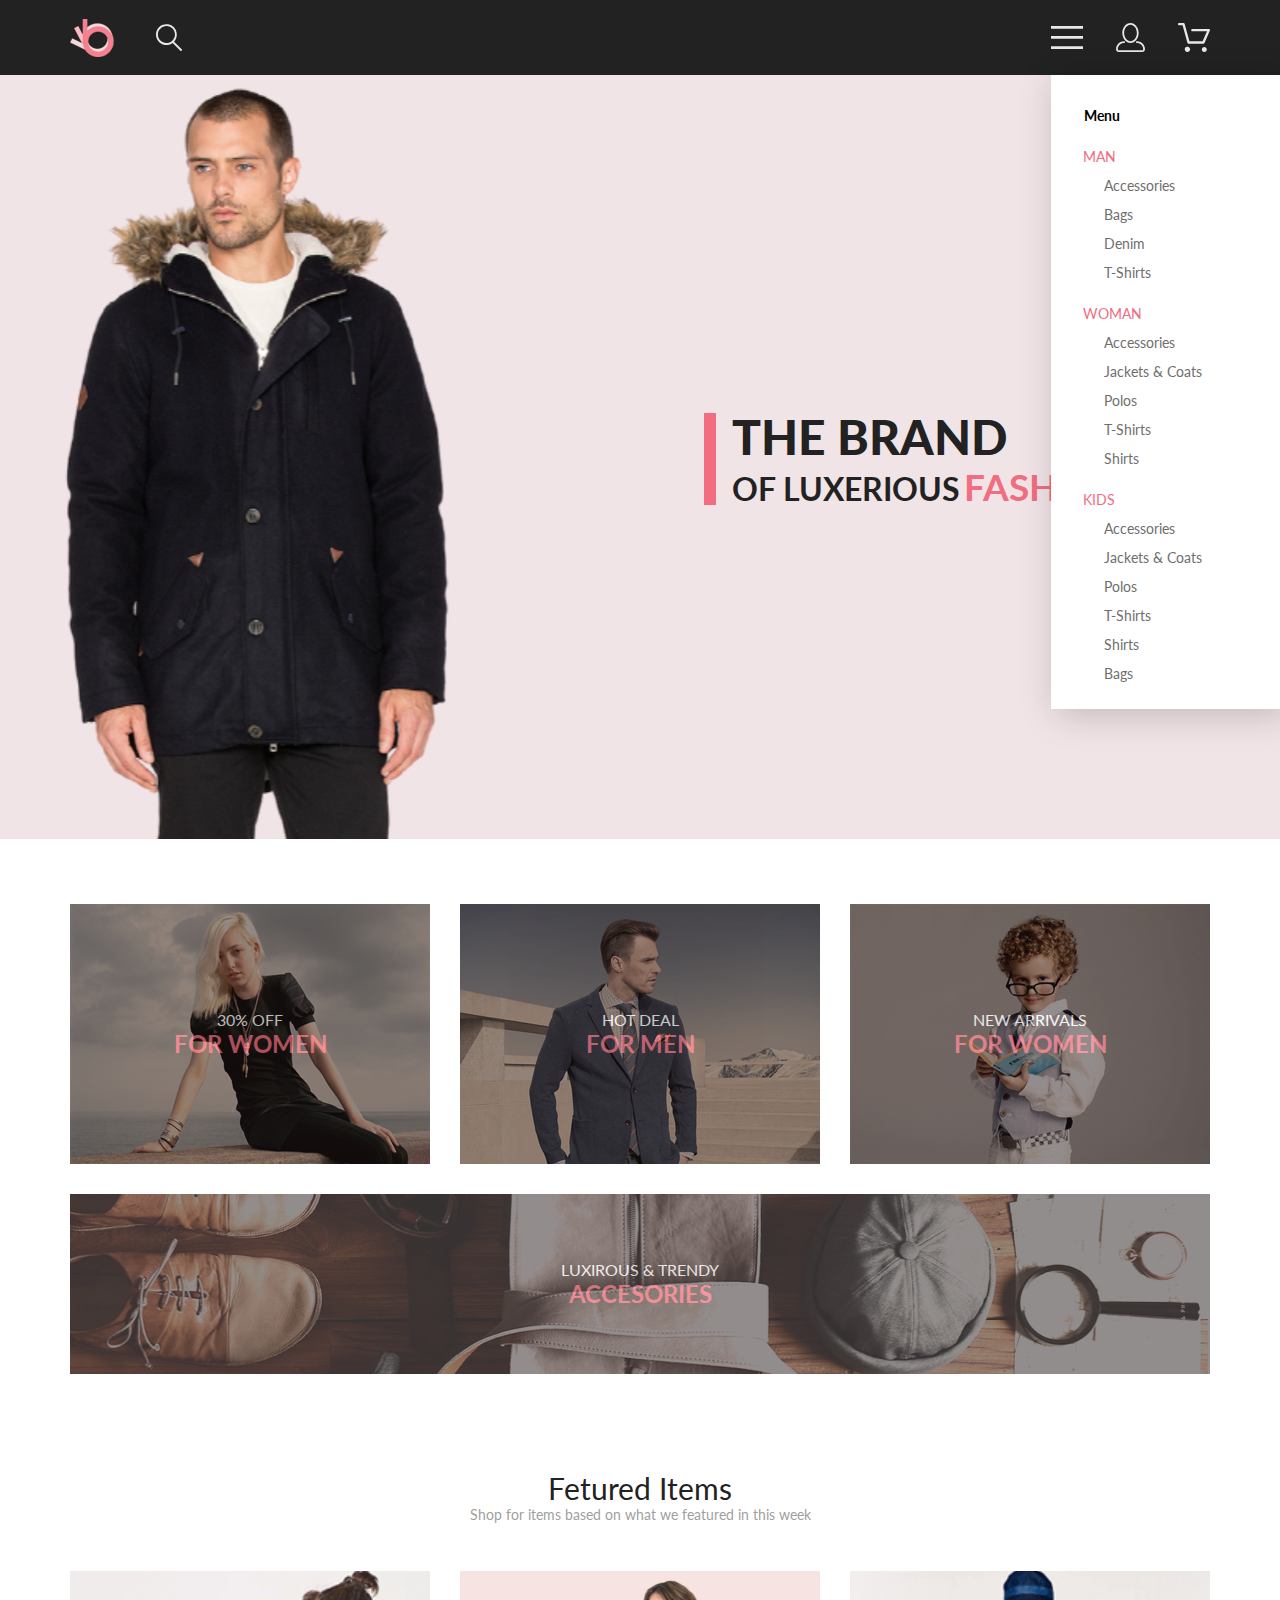
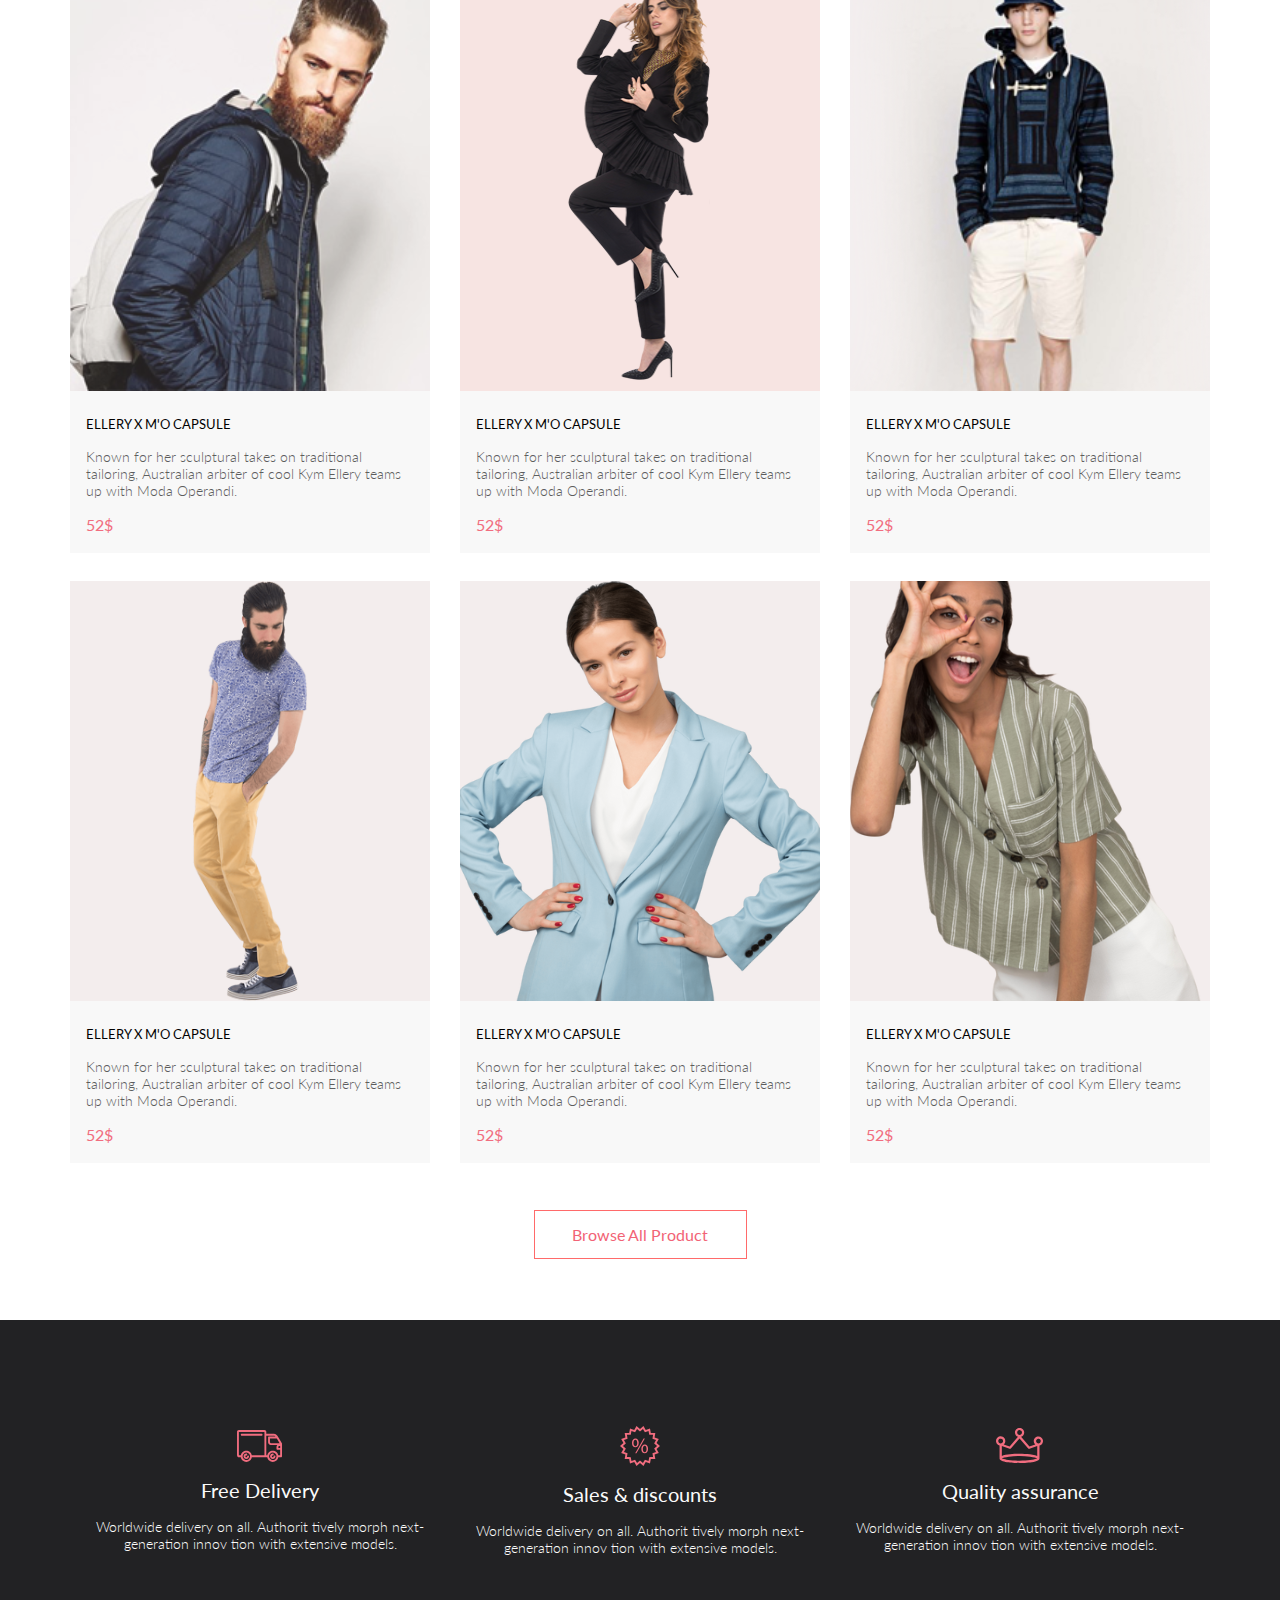
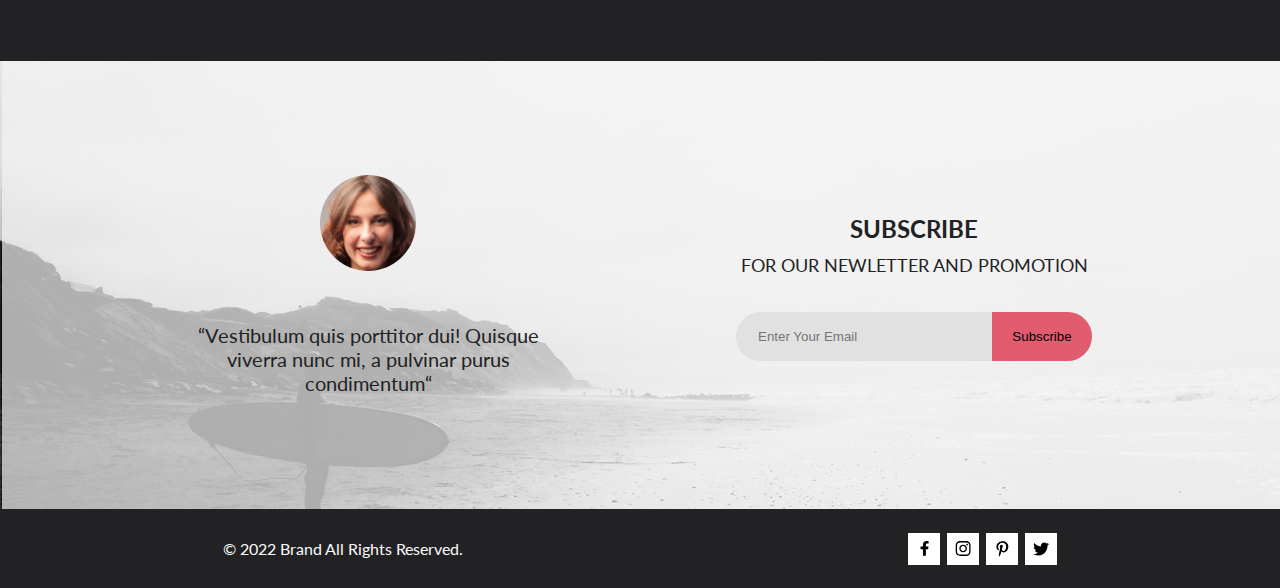
<file: example 1/index.html>
<!DOCTYPE html>
<html lang="en">

<head>
    <meta charset="UTF-8">
    <meta http-equiv="X-UA-Compatible" content="IE=edge">
    <meta name="viewport" content="width=device-width, initial-scale=1.0">
    <link rel="stylesheet" href="style.css">
    <link rel="preconnect" href="https://fonts.googleapis.com">
    <link rel="preconnect" href="https://fonts.gstatic.com" crossorigin>
    <link href="https://fonts.googleapis.com/css2?family=Lato:wght@300;400;700;900&display=swap" rel="stylesheet">
    <title>KREVS_HW</title>
</head>

<body>
    <div class="header center">
        <div class="header__left">
            <img src="img/logo.svg" alt="logo">
            <img src="img/find.svg" alt="find">
        </div>
        <div class="header__right">
            <img src="img/settings.svg" alt="settings">
            <div class="main_menu">
                <p class="main_menu__topic">Menu</p>
                <p class="main_menu__title">MAN</p>
                <div class="option_div">
                    <p class="option_text">Accessories</p>
                    <p class="option_text">Bags</p>
                    <p class="option_text">Denim</p>
                    <p class="option_text">T-Shirts</p>
                </div>
                <p class="main_menu__title">WOMAN</p>
                <div class="option_div">
                    <p class="option_text">Accessories</p>
                    <p class="option_text">Jackets & Coats</p>
                    <p class="option_text">Polos</p>
                    <p class="option_text">T-Shirts</p>
                    <p class="option_text">Shirts</p>
                </div>
                <p class="main_menu__title">KIDS</p>
                <div class="option_div">
                    <p class="option_text">Accessories</p>
                    <p class="option_text">Jackets & Coats</p>
                    <p class="option_text">Polos</p>
                    <p class="option_text">T-Shirts</p>
                    <p class="option_text">Shirts</p>
                    <p class="option_text">Bags</p>
                </div>
            </div>
            <img class="hide_img" src="img/profile.svg" alt="profile">
            <img class="hide_img" src="img/basket.svg" alt="basket">
        </div>
    </div>
    <div class="cover">
        <div class="cover__bigimage">
            <img src="img/big-image.svg" alt="big-image">
        </div>
        <div class="cover__text">
            <img src="img/Rectangle 16 copy.svg" alt="rectangle">
            <p><span class="cover__text__1">THE BRAND</span> <br>
                <span class="cover__text__2">OF LUXERIOUS</span>
                <span class="cover__text__3">FASHION</span>
            </p>
        </div>
    </div>
    <div class="content center">
        <div class="content__menu">
            <div class="menu__item1">
                <img src="img/lady.svg" alt="lady">
                <div class="item1__text">
                    <p class="item__toptext">30% OFF</p>
                    <p class="item__bottext">FOR WOMEN</p>
                </div>
            </div>
            <div class="menu__item1">
                <img src="img/man.svg" alt="man">
                <div class="item1__text">
                    <p class="item__toptext">HOT DEAL</p>
                    <p class="item__bottext">FOR MEN</p>
                </div>
            </div>
            <div class="menu__item1">
                <img src="img/kid.svg" alt="kid">
                <div class="item1__text">
                    <p class="item__toptext">NEW ARRIVALS</p>
                    <p class="item__bottext">FOR WOMEN</p>
                </div>
            </div>
            <div class="menu__item2">
                <img class="menu_longimg" src="img/accesories.svg" alt="accesories">
                <div class="item2__text">
                    <p class="item__toptext">LUXIROUS & TRENDY</p>
                    <p class="item__bottext">ACCESORIES</p>
                </div>
            </div>
        </div>
    </div>
    <div class="content__title center">
        <p class="content__title_big">Fetured Items</p>
        <p class="content__title_small">Shop for items based on what we featured in this week</p>
    </div>
    <div class="content__products center">
    </div>
    <div class="after_button center">
        <div class="button__view">
            Browse All Product
        </div>
    </div>
    <div class="footer__info center">
        <div class="foot_info_item">
            <img src="img/Forma 1.svg" alt="forma1">
            <p class="info_item_title">Free Delivery</p>
            <p class="info_item_text">Worldwide delivery on all. Authorit tively morph next-generation innov tion with
                extensive models.</p>
        </div>
        <div class="foot_info_item">
            <img src="img/Forma 2.svg" alt="forma2">
            <p class="info_item_title">Sales & discounts</p>
            <p class="info_item_text">Worldwide delivery on all. Authorit tively morph next-generation innov tion with
                extensive models.</p>
        </div>
        <div class="foot_info_item">
            <img src="img/Forma 3.svg" alt="forma3">
            <p class="info_item_title">Quality assurance</p>
            <p class="info_item_text">Worldwide delivery on all. Authorit tively morph next-generation innov tion with
                extensive models.</p>
        </div>
    </div>
    <div class="cart_item center">

    </div>
    <div class="subscribe">
        <div class="subscribe__item">
            <img class="lady_face" src="img/Intersect.svg" alt="intersect">
            <p class="imglady_text">“Vestibulum quis porttitor dui! Quisque viverra nunc mi, a pulvinar purus
                condimentum“
            </p>
        </div>
        <div class="subscribe__item">
            <div>
                <p class="subscribe_text1">SUBSCRIBE</p>
                <p class="subscribe_text2">FOR OUR NEWLETTER AND PROMOTION</p>
            </div>
            <form class="form" action="#">
                <input class="form_inp" placeholder="Enter Your Email" type="email" name="email" id="#">
                <button class="form_button" type="submit">Subscribe</button>
            </form>
        </div>
    </div>
    <div class="footer">
        <p class="brandallright">© 2022 Brand All Rights Reserved.</p>
        <div class="logo_soc">
            <div class="bg_logo">
                <svg width="9" height="15" viewBox="0 0 9 15" fill="none" xmlns="http://www.w3.org/2000/svg">
                    <path
                        d="M8.08836 8.28L8.50686 5.61602H5.89022V3.88729C5.89022 3.15847 6.25574 2.44806 7.42765 2.44806H8.61722V0.179975C8.61722 0.179975 7.53772 0 6.50561 0C4.35073 0 2.9422 1.27593 2.9422 3.5857V5.61602H0.546875V8.28H2.9422V14.72H5.89022V8.28H8.08836Z"
                        fill="black" />
                </svg>

            </div>
            <div class="bg_logo">
                <svg width="16" height="15" viewBox="0 0 16 15" fill="none" xmlns="http://www.w3.org/2000/svg">
                    <path
                        d="M8.1368 3.68162C6.02166 3.68162 4.31558 5.38494 4.31558 7.49666C4.31558 9.60838 6.02166 11.3117 8.1368 11.3117C10.2519 11.3117 11.958 9.60838 11.958 7.49666C11.958 5.38494 10.2519 3.68162 8.1368 3.68162ZM8.1368 9.97693C6.76994 9.97693 5.65251 8.86463 5.65251 7.49666C5.65251 6.12869 6.76661 5.01639 8.1368 5.01639C9.50698 5.01639 10.6211 6.12869 10.6211 7.49666C10.6211 8.86463 9.50366 9.97693 8.1368 9.97693ZM13.0056 3.52557C13.0056 4.02029 12.6065 4.41541 12.1143 4.41541C11.6188 4.41541 11.223 4.01697 11.223 3.52557C11.223 3.03416 11.6221 2.63572 12.1143 2.63572C12.6065 2.63572 13.0056 3.03416 13.0056 3.52557ZM15.5365 4.42869C15.4799 3.2367 15.2072 2.18084 14.3326 1.31092C13.4612 0.440997 12.4037 0.168732 11.2097 0.108966C9.97923 0.0392395 6.29104 0.0392395 5.06053 0.108966C3.86994 0.165411 2.81236 0.437677 1.93771 1.3076C1.06305 2.17752 0.793669 3.23338 0.733807 4.42537C0.663967 5.65389 0.663967 9.33611 0.733807 10.5646C0.790343 11.7566 1.06305 12.8125 1.93771 13.6824C2.81236 14.5523 3.86661 14.8246 5.06053 14.8844C6.29104 14.9541 9.97923 14.9541 11.2097 14.8844C12.4037 14.8279 13.4612 14.5556 14.3326 13.6824C15.2039 12.8125 15.4766 11.7566 15.5365 10.5646C15.6063 9.33611 15.6063 5.65721 15.5365 4.42869ZM13.9468 11.8828C13.6874 12.5336 13.1852 13.0349 12.53 13.2972C11.549 13.6857 9.22097 13.5961 8.1368 13.5961C7.05262 13.5961 4.72131 13.6824 3.74356 13.2972C3.09172 13.0383 2.58954 12.5369 2.32681 11.8828C1.93771 10.9033 2.0275 8.57908 2.0275 7.49666C2.0275 6.41424 1.94103 4.0867 2.32681 3.11053C2.58622 2.45975 3.0884 1.95838 3.74356 1.69608C4.72464 1.3076 7.05262 1.39725 8.1368 1.39725C9.22097 1.39725 11.5523 1.31092 12.53 1.69608C13.1819 1.95506 13.6841 2.45643 13.9468 3.11053C14.3359 4.09002 14.2461 6.41424 14.2461 7.49666C14.2461 8.57908 14.3359 10.9066 13.9468 11.8828Z"
                        fill="black" />
                </svg>

            </div>
            <div class="bg_logo">
                <svg width="13" height="16" viewBox="0 0 13 16" fill="none" xmlns="http://www.w3.org/2000/svg">
                    <path
                        d="M6.7402 0.203125C3.55552 0.203125 0.408081 2.34063 0.408081 5.8C0.408081 8 1.63726 9.25 2.38221 9.25C2.68951 9.25 2.86643 8.3875 2.86643 8.14375C2.86643 7.85313 2.13079 7.23438 2.13079 6.025C2.13079 3.5125 4.03043 1.73125 6.48878 1.73125C8.60259 1.73125 10.167 2.94062 10.167 5.1625C10.167 6.82187 9.50585 9.93437 7.3641 9.93437C6.59121 9.93437 5.93006 9.37187 5.93006 8.56563C5.93006 7.38438 6.74951 6.24062 6.74951 5.02187C6.74951 2.95312 3.83487 3.32812 3.83487 5.82812C3.83487 6.35313 3.90006 6.93437 4.13286 7.4125C3.70451 9.26875 2.82919 12.0344 2.82919 13.9469C2.82919 14.5375 2.91299 15.1188 2.96886 15.7094C3.0744 15.8281 3.02163 15.8156 3.18304 15.7563C4.74744 13.6 4.69157 13.1781 5.39928 10.3562C5.78107 11.0875 6.76814 11.4812 7.55034 11.4812C10.8468 11.4812 12.3274 8.24688 12.3274 5.33125C12.3274 2.22813 9.66415 0.203125 6.7402 0.203125Z"
                        fill="black" />
                </svg>

            </div>
            <div class="bg_logo">
                <svg width="17" height="14" viewBox="0 0 17 14" fill="none" xmlns="http://www.w3.org/2000/svg">
                    <path
                        d="M14.4181 3.74107C14.4281 3.88319 14.4281 4.02535 14.4281 4.16747C14.4281 8.50247 11.1509 13.4974 5.16096 13.4974C3.31558 13.4974 1.60132 12.9593 0.159302 12.0253C0.421495 12.0558 0.673569 12.0659 0.94585 12.0659C2.46851 12.0659 3.8702 11.5482 4.98953 10.6649C3.5576 10.6345 2.3576 9.69032 1.94415 8.39081C2.14585 8.42125 2.34751 8.44156 2.5593 8.44156C2.85172 8.44156 3.14418 8.40094 3.41643 8.32991C1.92401 8.02531 0.80465 6.70553 0.80465 5.11163V5.07103C1.23825 5.31469 1.74249 5.46697 2.2769 5.48725C1.39959 4.89841 0.824826 3.89335 0.824826 2.75628C0.824826 2.14716 0.98614 1.58878 1.26851 1.10147C2.87187 3.09131 5.28195 4.39078 7.98443 4.53294C7.93403 4.28928 7.90376 4.0355 7.90376 3.78169C7.90376 1.97457 9.35586 0.502502 11.1609 0.502502C12.0987 0.502502 12.9457 0.89844 13.5407 1.53803C14.2768 1.39591 14.9827 1.12178 15.6079 0.746159C15.3659 1.5076 14.8516 2.14719 14.176 2.55325C14.8315 2.48222 15.4668 2.29944 16.0516 2.04566C15.608 2.69538 15.0533 3.27403 14.4181 3.74107Z"
                        fill="black" />
                </svg>

            </div>
        </div>
    </div>
</body>
<script src="data.js"></script>
<script src="script.js"></script>
<script src="script2.js"></script>
</html>
</file>
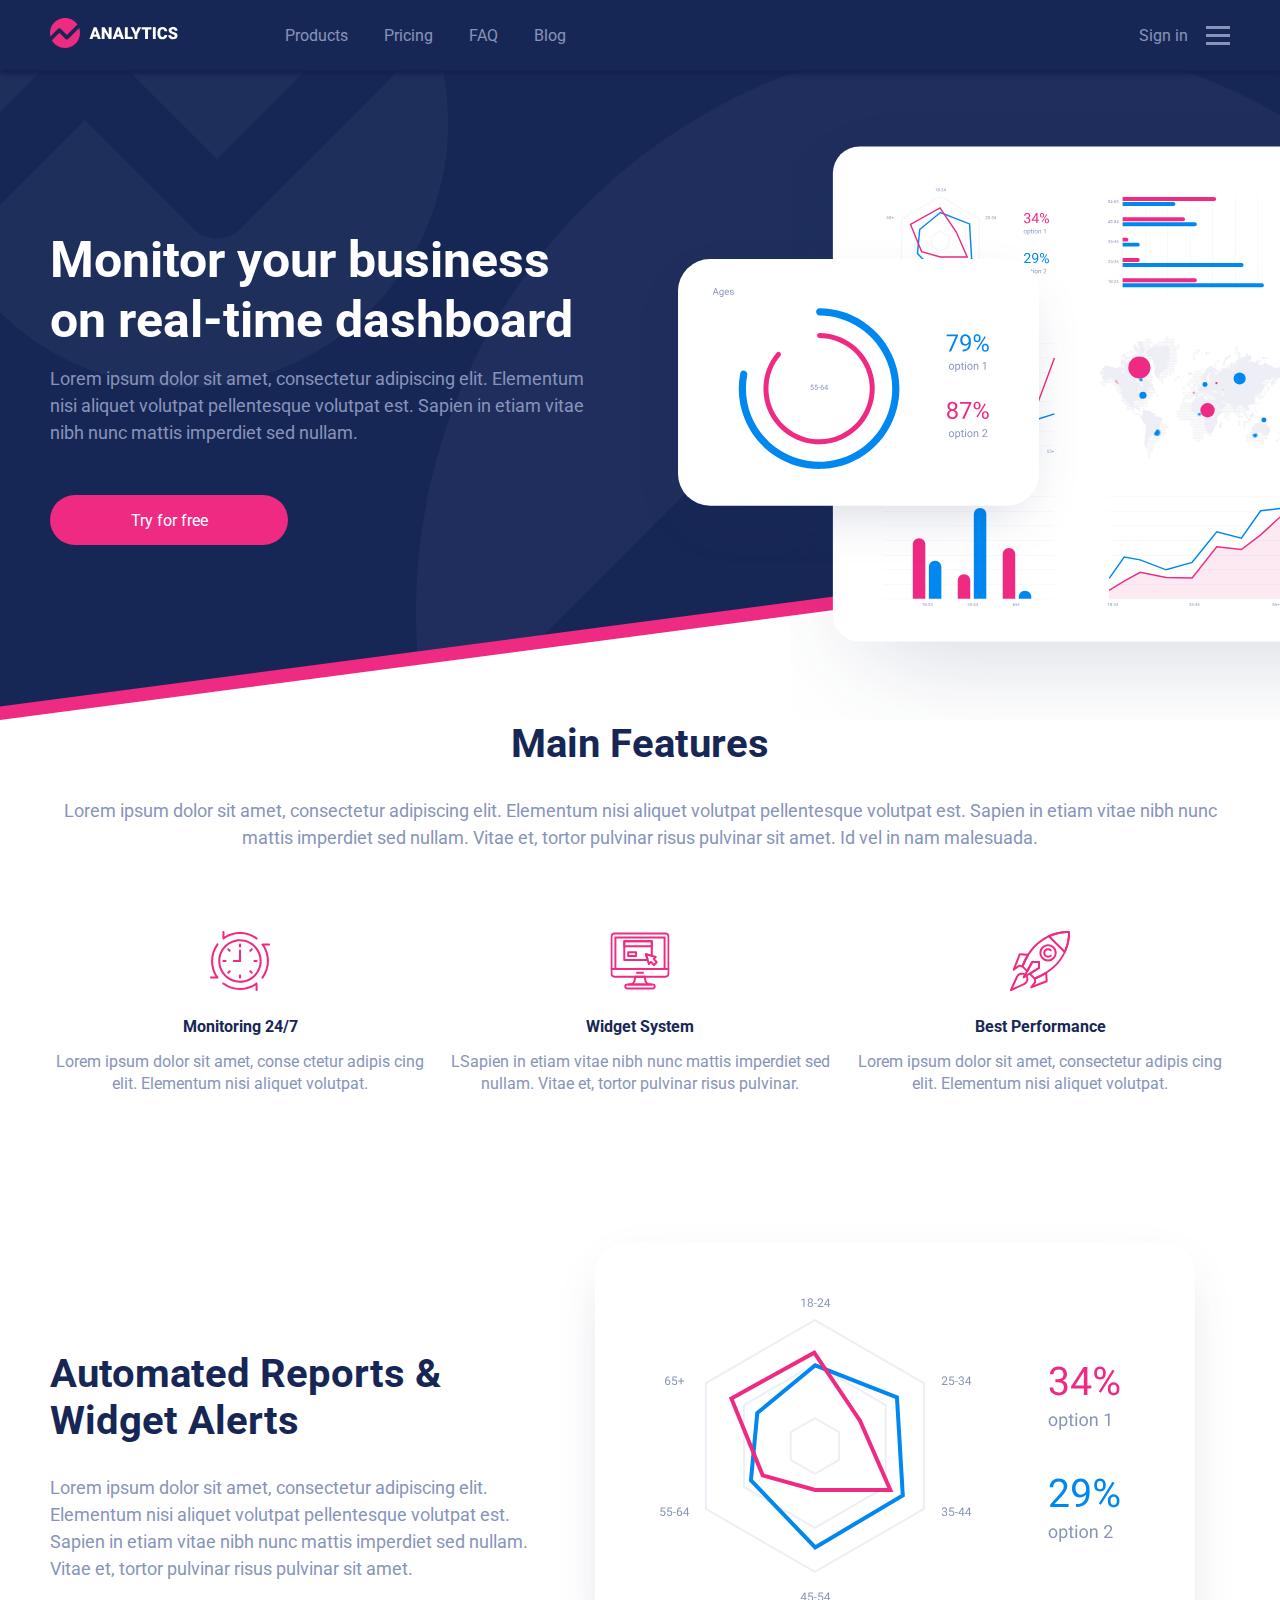
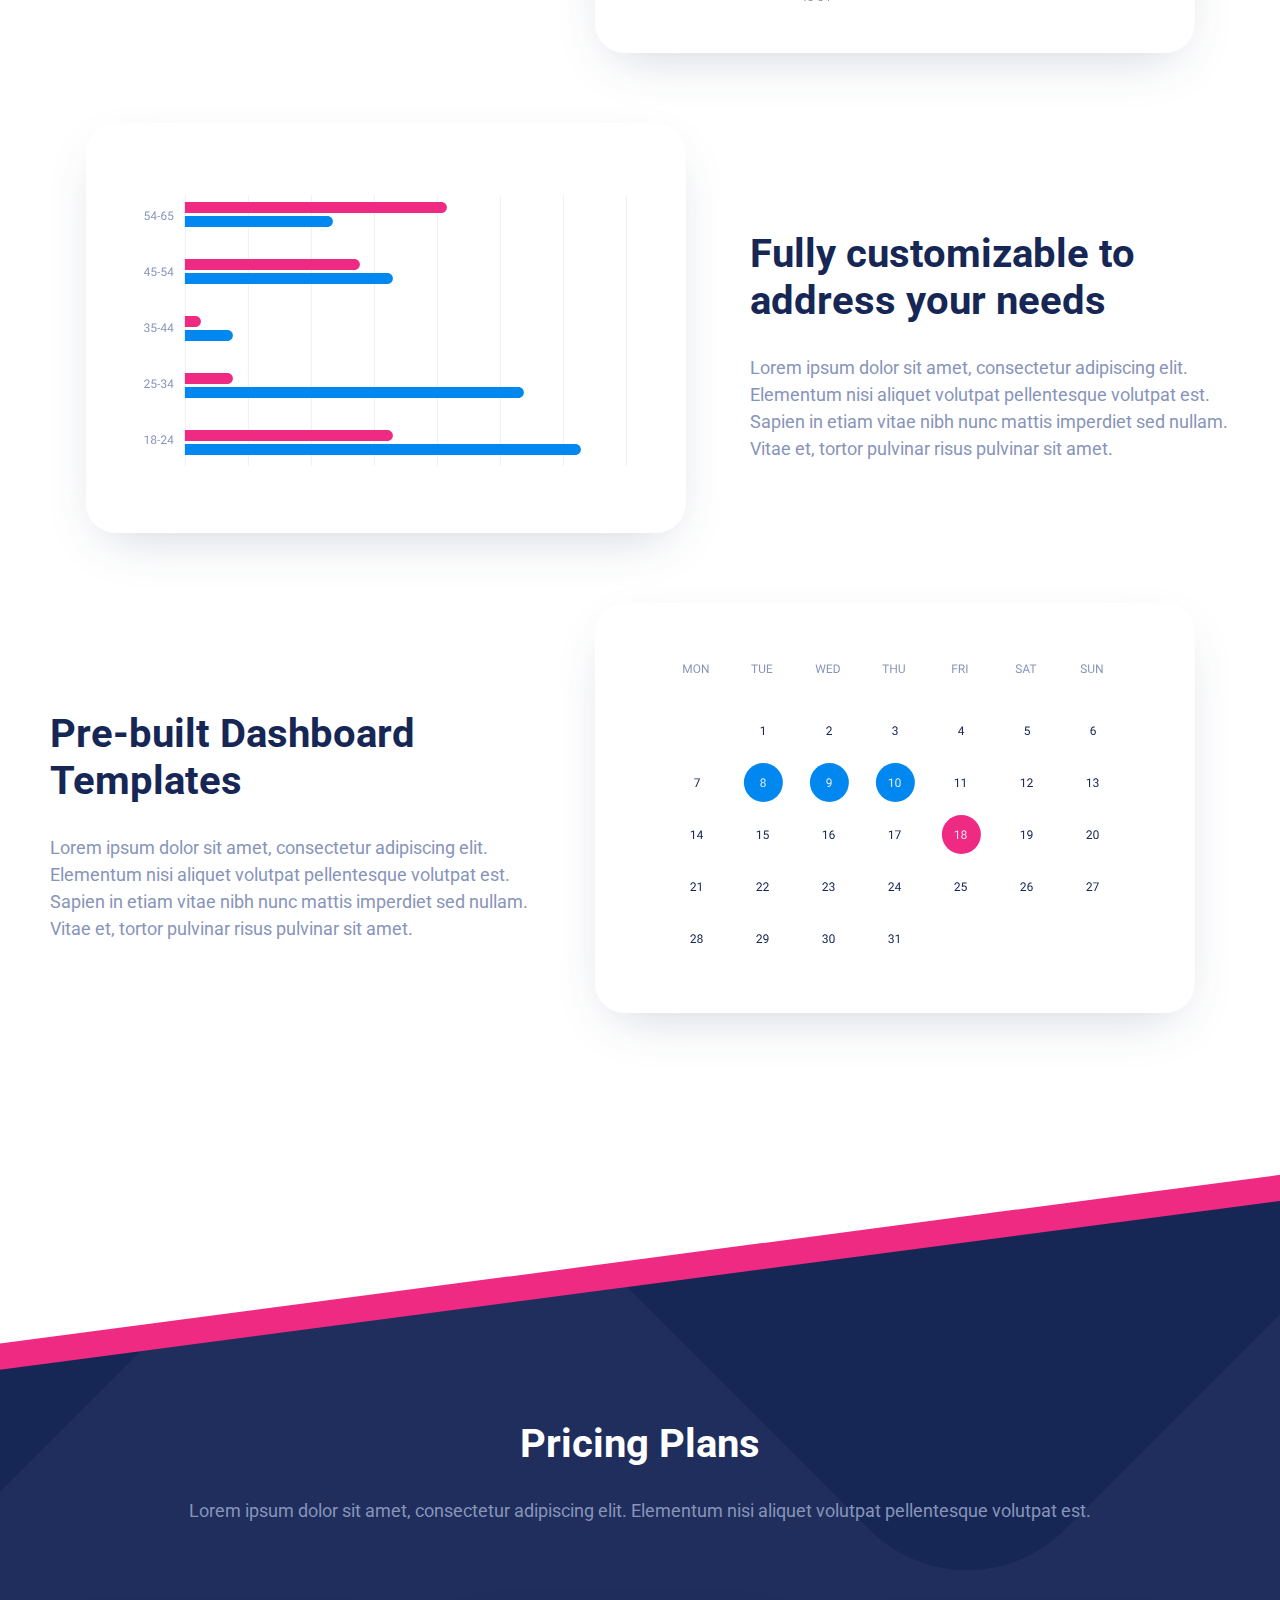
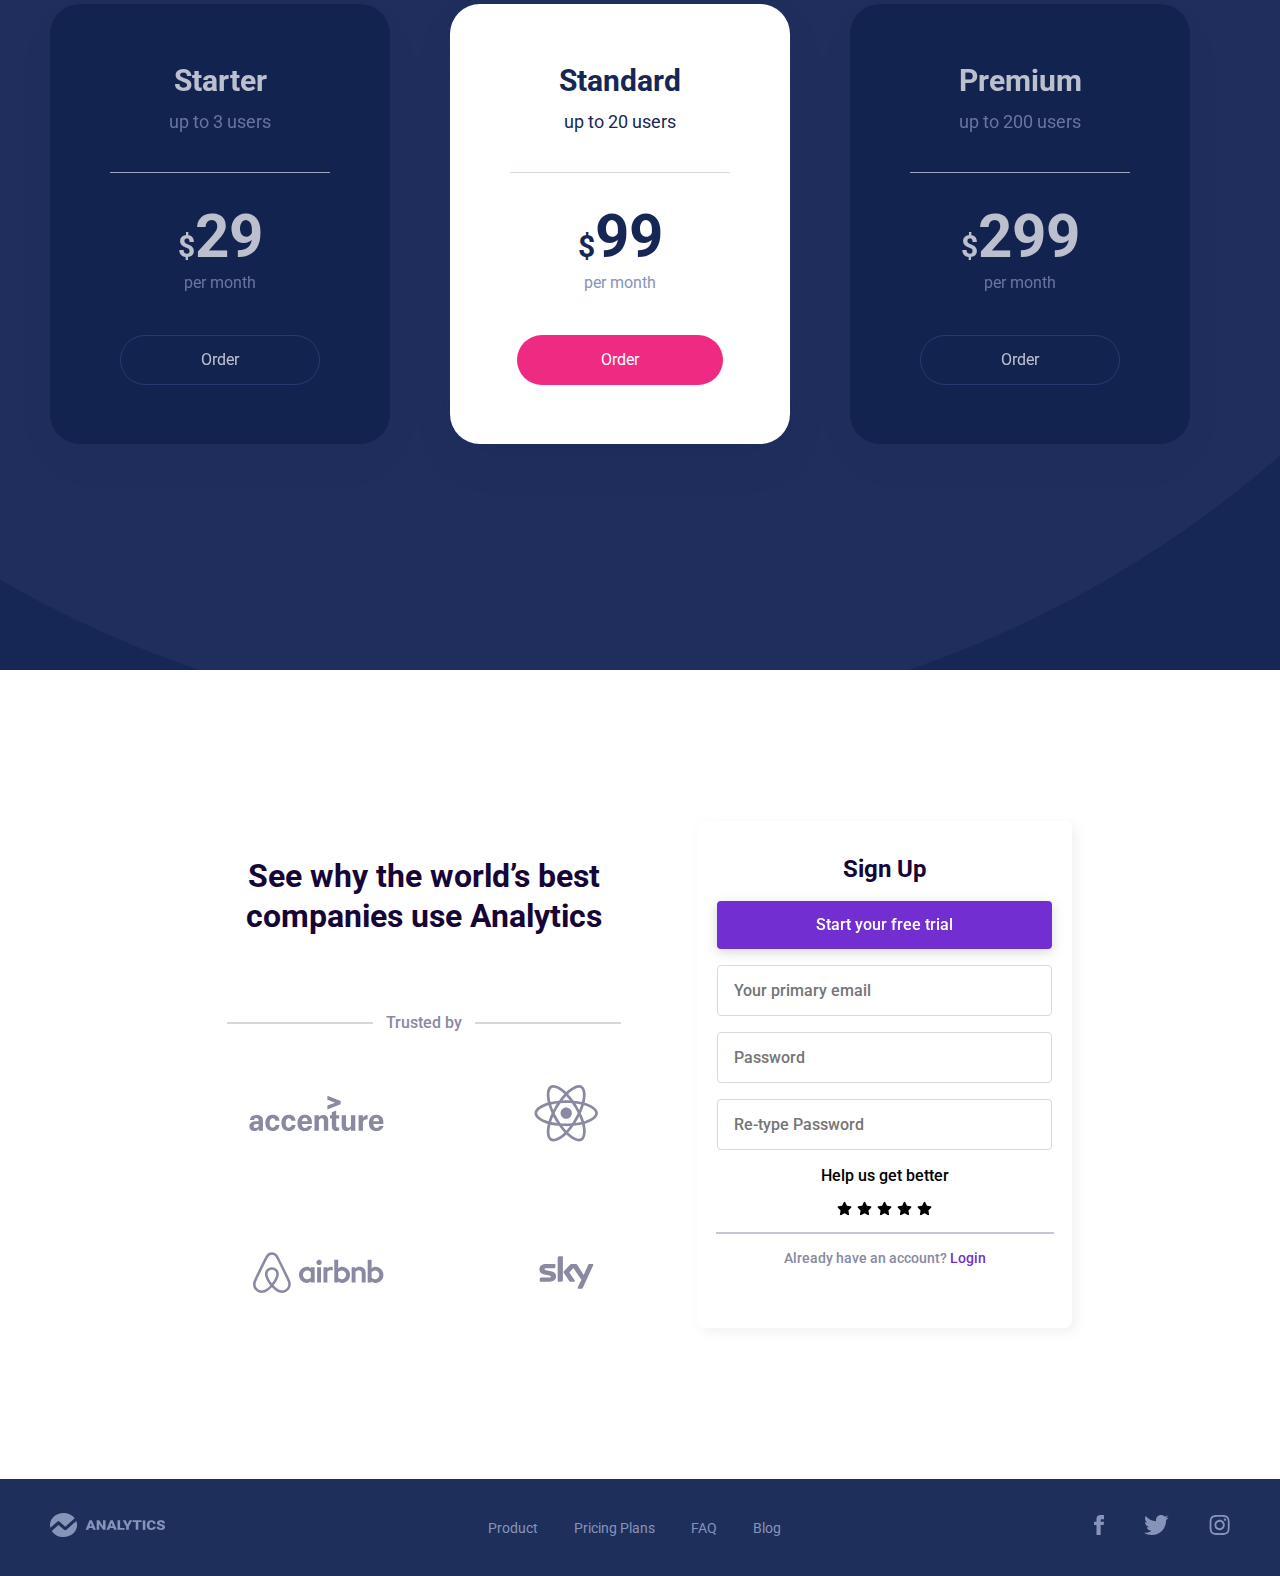
<file: example_2/index.html>
<!DOCTYPE html>
<html lang="en">

<head>
    <meta charset="UTF-8">
    <meta http-equiv="X-UA-Compatible" content="IE=edge">
    <meta name="viewport" content="width=device-width, initial-scale=1.0">
    <link rel="stylesheet" href="style.css">
    <link rel="preconnect" href="https://fonts.googleapis.com">
    <link rel="preconnect" href="https://fonts.gstatic.com" crossorigin>
    <link href="https://fonts.googleapis.com/css2?family=Roboto:wght@400;500;700&display=swap" rel="stylesheet">
    <title>Krevs_Ilya</title>
</head>

<body>
    <header class="header center">
        <div class="header_left">
            <a href="#">
                <img src="img/logo.svg" alt="logo">
            </a>
            <nav class="header_nav">
                <a href="#">
                    <p class="nav_item">Products </p>
                </a>
                <a href="#">
                    <p class="nav_item">Pricing </p>
                </a>
                <a href="#">
                    <p class="nav_item">FAQ </p>
                </a>
                <a href="#">
                    <p class="nav_item">Blog</p>
                </a>
            </nav>
        </div>

        <div class="header_right">
            <a href="#">
                <p class="header_text">Sign in</p>
            </a>
            <a href="#">
                <div class="header__menu">
                    <div class="menu_item"></div>
                    <div class="menu_item"></div>
                    <div class="menu_item"></div>
                </div>
            </a>
        </div>

    </header>
    <article class="content_top center">
        <div class="top_description">
            <div class="top_text">
                <p class="top_title">Monitor your business on real-time dashboard</p>
                <p class="top_title_description">Lorem ipsum dolor sit amet, consectetur adipiscing elit. Elementum nisi
                    aliquet volutpat pellentesque volutpat est. Sapien in etiam vitae nibh nunc mattis imperdiet sed
                    nullam. </p>
            </div>
            <a href="#">
                <div class="top_button center">
                    <p class="button_text">Try for free</p>
                </div>
            </a>
        </div>
        <div class="content_top_image_back">
            <img class="top_image_back" src="img/main-screen-small.svg" alt="main-screen-small">
            <img class="top_image_front" src="img/chart-3.svg" alt="chart-3">
        </div>
    </article>
    <article class="content_main center">
        <div class="main_title">
            <p class="title_text">Main Features</p>
            <p class="title_description">Lorem ipsum dolor sit amet, consectetur adipiscing elit. Elementum nisi
                aliquet
                volutpat pellentesque volutpat est. Sapien in etiam vitae nibh nunc mattis imperdiet sed nullam.
                Vitae
                et, tortor pulvinar risus pulvinar sit amet. Id vel in nam malesuada.</p>
        </div>
        <div class="main_item">
            <div class="features_item">
                <img class="features_icon" src="img/features_Icon1.svg" alt="features_Icon1">
                <div class="features_text">
                    <p class="features_title">Monitoring 24/7</p>
                    <p class="features_description">Lorem ipsum dolor sit amet, conse ctetur adipis cing elit.
                        Elementum
                        nisi aliquet volutpat.</p>
                </div>
            </div>

            <div class="features_item">
                <img class="features_icon" src="img/features_Icon2.svg" alt="features_Icon2">
                <div class="features_text">
                    <p class="features_title">Widget System</p>
                    <p class="features_description">LSapien in etiam vitae nibh nunc mattis imperdiet sed nullam.
                        Vitae
                        et, tortor pulvinar risus pulvinar.</p>
                </div>
            </div>

            <div class="features_item">
                <img class="features_icon" src="img/features_Icon3.svg" alt="features_Icon3">
                <div class="features_text">
                    <p class="features_title">Best Performance</p>
                    <p class="features_description">Lorem ipsum dolor sit amet, consectetur adipis cing elit.
                        Elementum
                        nisi aliquet volutpat.</p>
                </div>
            </div>
        </div>
        </div>
        <div class="other_items">
            <div class="other_title">
                <p class="other_title_text">Automated Reports
                    & Widget Alerts</p>
                <p class="other_title_description">Lorem ipsum dolor sit amet, consectetur adipiscing elit. Elementum
                    nisi
                    aliquet
                    volutpat pellentesque volutpat est. Sapien in etiam vitae nibh nunc mattis imperdiet sed nullam.
                    Vitae
                    et, tortor pulvinar risus pulvinar sit amet.</p>
            </div>
            <img src="img/screen-01.svg" alt="screen-01">
        </div>
        <div class="other_items mobile_version">
            <img src="img/screen-02.svg" alt="screen-02">
            <div class="other_title">
                <p class="other_title_text">Fully customizable to address your needs </p>
                <p class="other_title_description">Lorem ipsum dolor sit amet, consectetur adipiscing elit. Elementum
                    nisi
                    aliquet
                    volutpat pellentesque volutpat est. Sapien in etiam vitae nibh nunc mattis imperdiet sed nullam.
                    Vitae
                    et, tortor pulvinar risus pulvinar sit amet.</p>
            </div>
        </div>
        <div class="other_items">
            <div class="other_title">
                <p class="other_title_text">Pre-built Dashboard Templates</p>
                <p class="other_title_description">Lorem ipsum dolor sit amet, consectetur adipiscing elit. Elementum
                    nisi
                    aliquet
                    volutpat pellentesque volutpat est. Sapien in etiam vitae nibh nunc mattis imperdiet sed nullam.
                    Vitae
                    et, tortor pulvinar risus pulvinar sit amet.</p>
            </div>
            <img class="marginLeft" src="img/screen-03.svg" alt="screen-03">
        </div>

    </article>
    <article class="content_bottom center">
        <div class="bottom_text">
            <p class="bottom_title">Pricing Plans</p>
            <p class="bottom_description">Lorem ipsum dolor sit amet, consectetur adipiscing elit. Elementum nisi
                aliquet
                volutpat pellentesque volutpat est. </p>
        </div>
        <div class="bottom_items_contain">
            <div class="bottom_item bottom_item_mobile">
                <div class="item_text_top">
                    <p class="item_top_title">Starter</p>
                    <p class="item_top_description">up to 3 users</p>
                </div>
                <div class="item_splitter"></div>
                <div class="item_price">
                    <p class="price_value"><span class="price_currency">$</span>29</p>
                    <p class="price_text">per month</p>
                </div>
                <a href="#">
                    <div class="order_button order_button_mobile">
                        <p class="order_text">Order</p>
                    </div>
                </a>
            </div>

            <div class="bottom_item special bottom_item_mobile">
                <div class="item_text_top">
                    <p class="item_top_title special">Standard</p>
                    <p class="item_top_description special">up to 20 users</p>
                </div>
                <div class="item_splitter"></div>
                <div class="item_price">
                    <p class="price_value special"><span class="price_currency special">$</span>99</p>
                    <p class="price_text">per month</p>
                </div>
                <a href="#">
                    <div class="order_button_special order_button_mobile">
                        <p class="order_text_special">Order</p>
                    </div>
                </a>
            </div>

            <div class="bottom_item bottom_item_mobile">
                <div class="item_text_top">
                    <p class="item_top_title">Premium</p>
                    <p class="item_top_description">up to 200 users</p>
                </div>
                <div class="item_splitter"></div>
                <div class="item_price">
                    <p class="price_value colour2"><span class="price_currency">$</span>299</p>
                    <p class="price_text">per month</p>
                </div>
                <a href="#">
                    <div class="order_button order_button_mobile">
                        <p class="order_text">Order</p>
                    </div>
                </a>
            </div>
        </div>
        <div class="contain_splitter"></div>
    </article>

    <article class="form_sing_up center">
        <div class="sing_up_block">
            <p class="sing_up_block_text">See why the world’s best companies use Analytics</p>
            <div class="trustet_by">
                <div class="trustet_by_splitter"></div>
                <div class="trustet_by_text">Trusted by</div>
                <div class="trustet_by_splitter"></div>
            </div>
            <div class="client_logos">
                <img src="img/accenture-4.svg" alt="accenture-4">
                <img src="img/react.svg" alt="react">
                <img src="img/airbnb.svg" alt="airbnb">
                <img src="img/sky-4.svg" alt="sky-4">
            </div>
        </div>
        <form class="sign_up" action="#">
            <p class="sign_up_title">Sign Up</p>
            <button class="sign_up_button" type="submit" name="YA_SDELAL_ETO" value="0">
                <p class="sign_up_button_text">Start your free trial</p>
            </button>
            <input class="input_box" type="email" name="email" placeholder="Your primary email">
            <input class="password_box" type="password" name="password" placeholder="Password">
            <input class="password_box reType" type="password" name="password" placeholder="Re-type Password">
            <p class="help_us">Help us get better</p>
            <div class="raiting_box">

                <svg class="myStar" xmlns="http://www.w3.org/2000/svg"
                    viewBox="0 0 576 512"><!--! Font Awesome Pro 6.2.1 by @fontawesome - https://fontawesome.com License - https://fontawesome.com/license (Commercial License) Copyright 2022 Fonticons, Inc. -->
                    <path
                        d="M316.9 18C311.6 7 300.4 0 288.1 0s-23.4 7-28.8 18L195 150.3 51.4 171.5c-12 1.8-22 10.2-25.7 21.7s-.7 24.2 7.9 32.7L137.8 329 113.2 474.7c-2 12 3 24.2 12.9 31.3s23 8 33.8 2.3l128.3-68.5 128.3 68.5c10.8 5.7 23.9 4.9 33.8-2.3s14.9-19.3 12.9-31.3L438.5 329 542.7 225.9c8.6-8.5 11.7-21.2 7.9-32.7s-13.7-19.9-25.7-21.7L381.2 150.3 316.9 18z" />
                </svg>


                <svg class="myStar" xmlns="http://www.w3.org/2000/svg"
                    viewBox="0 0 576 512"><!--! Font Awesome Pro 6.2.1 by @fontawesome - https://fontawesome.com License - https://fontawesome.com/license (Commercial License) Copyright 2022 Fonticons, Inc. -->
                    <path
                        d="M316.9 18C311.6 7 300.4 0 288.1 0s-23.4 7-28.8 18L195 150.3 51.4 171.5c-12 1.8-22 10.2-25.7 21.7s-.7 24.2 7.9 32.7L137.8 329 113.2 474.7c-2 12 3 24.2 12.9 31.3s23 8 33.8 2.3l128.3-68.5 128.3 68.5c10.8 5.7 23.9 4.9 33.8-2.3s14.9-19.3 12.9-31.3L438.5 329 542.7 225.9c8.6-8.5 11.7-21.2 7.9-32.7s-13.7-19.9-25.7-21.7L381.2 150.3 316.9 18z" />
                </svg>


                <svg class="myStar" xmlns="http://www.w3.org/2000/svg"
                    viewBox="0 0 576 512"><!--! Font Awesome Pro 6.2.1 by @fontawesome - https://fontawesome.com License - https://fontawesome.com/license (Commercial License) Copyright 2022 Fonticons, Inc. -->
                    <path
                        d="M316.9 18C311.6 7 300.4 0 288.1 0s-23.4 7-28.8 18L195 150.3 51.4 171.5c-12 1.8-22 10.2-25.7 21.7s-.7 24.2 7.9 32.7L137.8 329 113.2 474.7c-2 12 3 24.2 12.9 31.3s23 8 33.8 2.3l128.3-68.5 128.3 68.5c10.8 5.7 23.9 4.9 33.8-2.3s14.9-19.3 12.9-31.3L438.5 329 542.7 225.9c8.6-8.5 11.7-21.2 7.9-32.7s-13.7-19.9-25.7-21.7L381.2 150.3 316.9 18z" />
                </svg>

                <svg class="myStar" xmlns="http://www.w3.org/2000/svg"
                    viewBox="0 0 576 512"><!--! Font Awesome Pro 6.2.1 by @fontawesome - https://fontawesome.com License - https://fontawesome.com/license (Commercial License) Copyright 2022 Fonticons, Inc. -->
                    <path
                        d="M316.9 18C311.6 7 300.4 0 288.1 0s-23.4 7-28.8 18L195 150.3 51.4 171.5c-12 1.8-22 10.2-25.7 21.7s-.7 24.2 7.9 32.7L137.8 329 113.2 474.7c-2 12 3 24.2 12.9 31.3s23 8 33.8 2.3l128.3-68.5 128.3 68.5c10.8 5.7 23.9 4.9 33.8-2.3s14.9-19.3 12.9-31.3L438.5 329 542.7 225.9c8.6-8.5 11.7-21.2 7.9-32.7s-13.7-19.9-25.7-21.7L381.2 150.3 316.9 18z" />
                </svg>


                <svg class="myStar" xmlns="http://www.w3.org/2000/svg"
                    viewBox="0 0 576 512"><!--! Font Awesome Pro 6.2.1 by @fontawesome - https://fontawesome.com License - https://fontawesome.com/license (Commercial License) Copyright 2022 Fonticons, Inc. -->
                    <path
                        d="M316.9 18C311.6 7 300.4 0 288.1 0s-23.4 7-28.8 18L195 150.3 51.4 171.5c-12 1.8-22 10.2-25.7 21.7s-.7 24.2 7.9 32.7L137.8 329 113.2 474.7c-2 12 3 24.2 12.9 31.3s23 8 33.8 2.3l128.3-68.5 128.3 68.5c10.8 5.7 23.9 4.9 33.8-2.3s14.9-19.3 12.9-31.3L438.5 329 542.7 225.9c8.6-8.5 11.7-21.2 7.9-32.7s-13.7-19.9-25.7-21.7L381.2 150.3 316.9 18z" />
                </svg>
            </div>
            <div class="sign_up_splitter"></div>
            <p class="input_last_text">Already have an account? <a href="#"> <span class="input_text_colour">
                        Login</span></a></p>
        </form>
    </article>

    <footer class="footer center">
        <a href="#">
            <img src="img/logo_footer.svg" alt="logo_footer">
        </a>

        <div class="footer_nav">
            <a href="#">
                <p class="footer_nav_text">Product</p>
            </a>
            <a href="#">
                <p class="footer_nav_text">Pricing Plans</p>
            </a>
            <a href="#">
                <p class="footer_nav_text">FAQ</p>
            </a>
            <a href="#">
                <p class="footer_nav_text">Blog</p>
            </a>
        </div>

        <div class="footer_links">
            <a href="#">
                <img src="img/Facebook.svg" alt="Facebook">
            </a>
            <a href="#">
                <img src="img/Twitter.svg" alt="Twitter">
            </a>
            <a href="#">
                <img src="img/Instagram.svg" alt="Instagram">
            </a>
        </div>
    </footer>
</body>

<script src="script.js"></script>

</html>
</file>
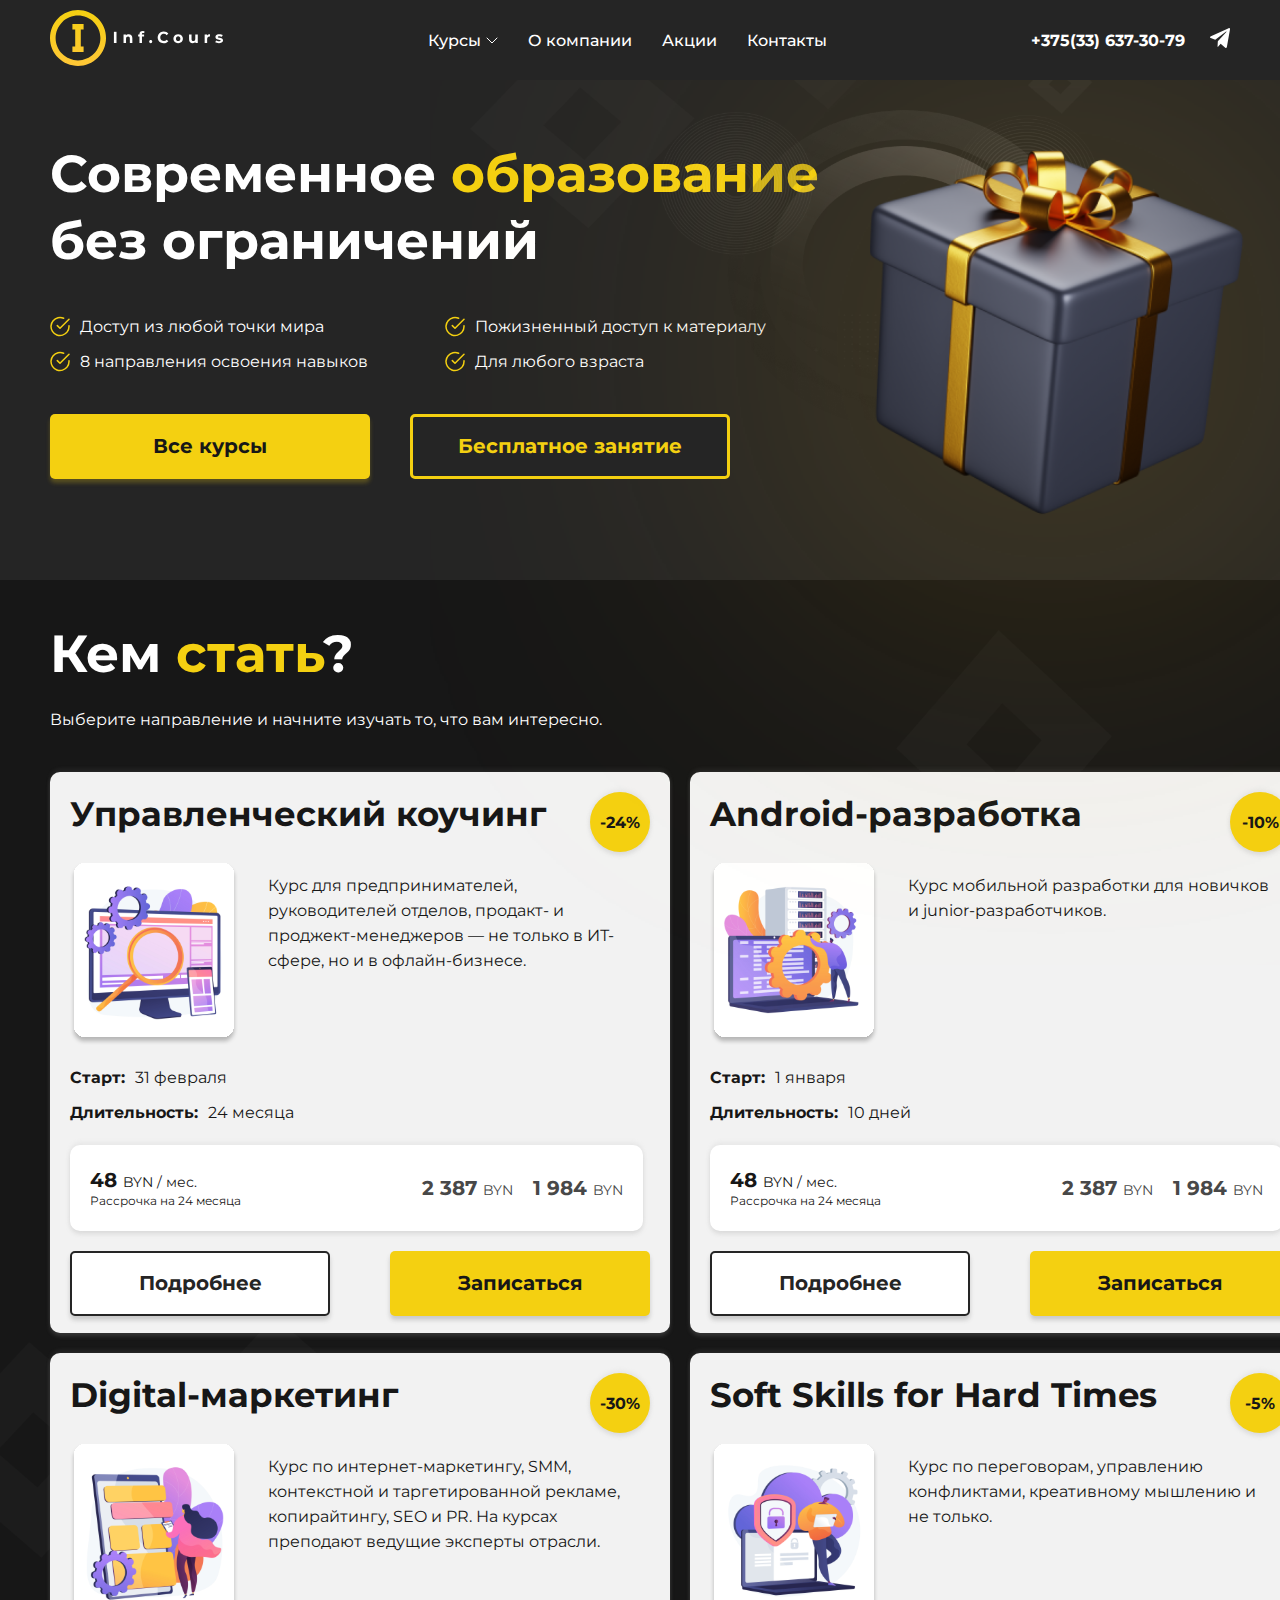
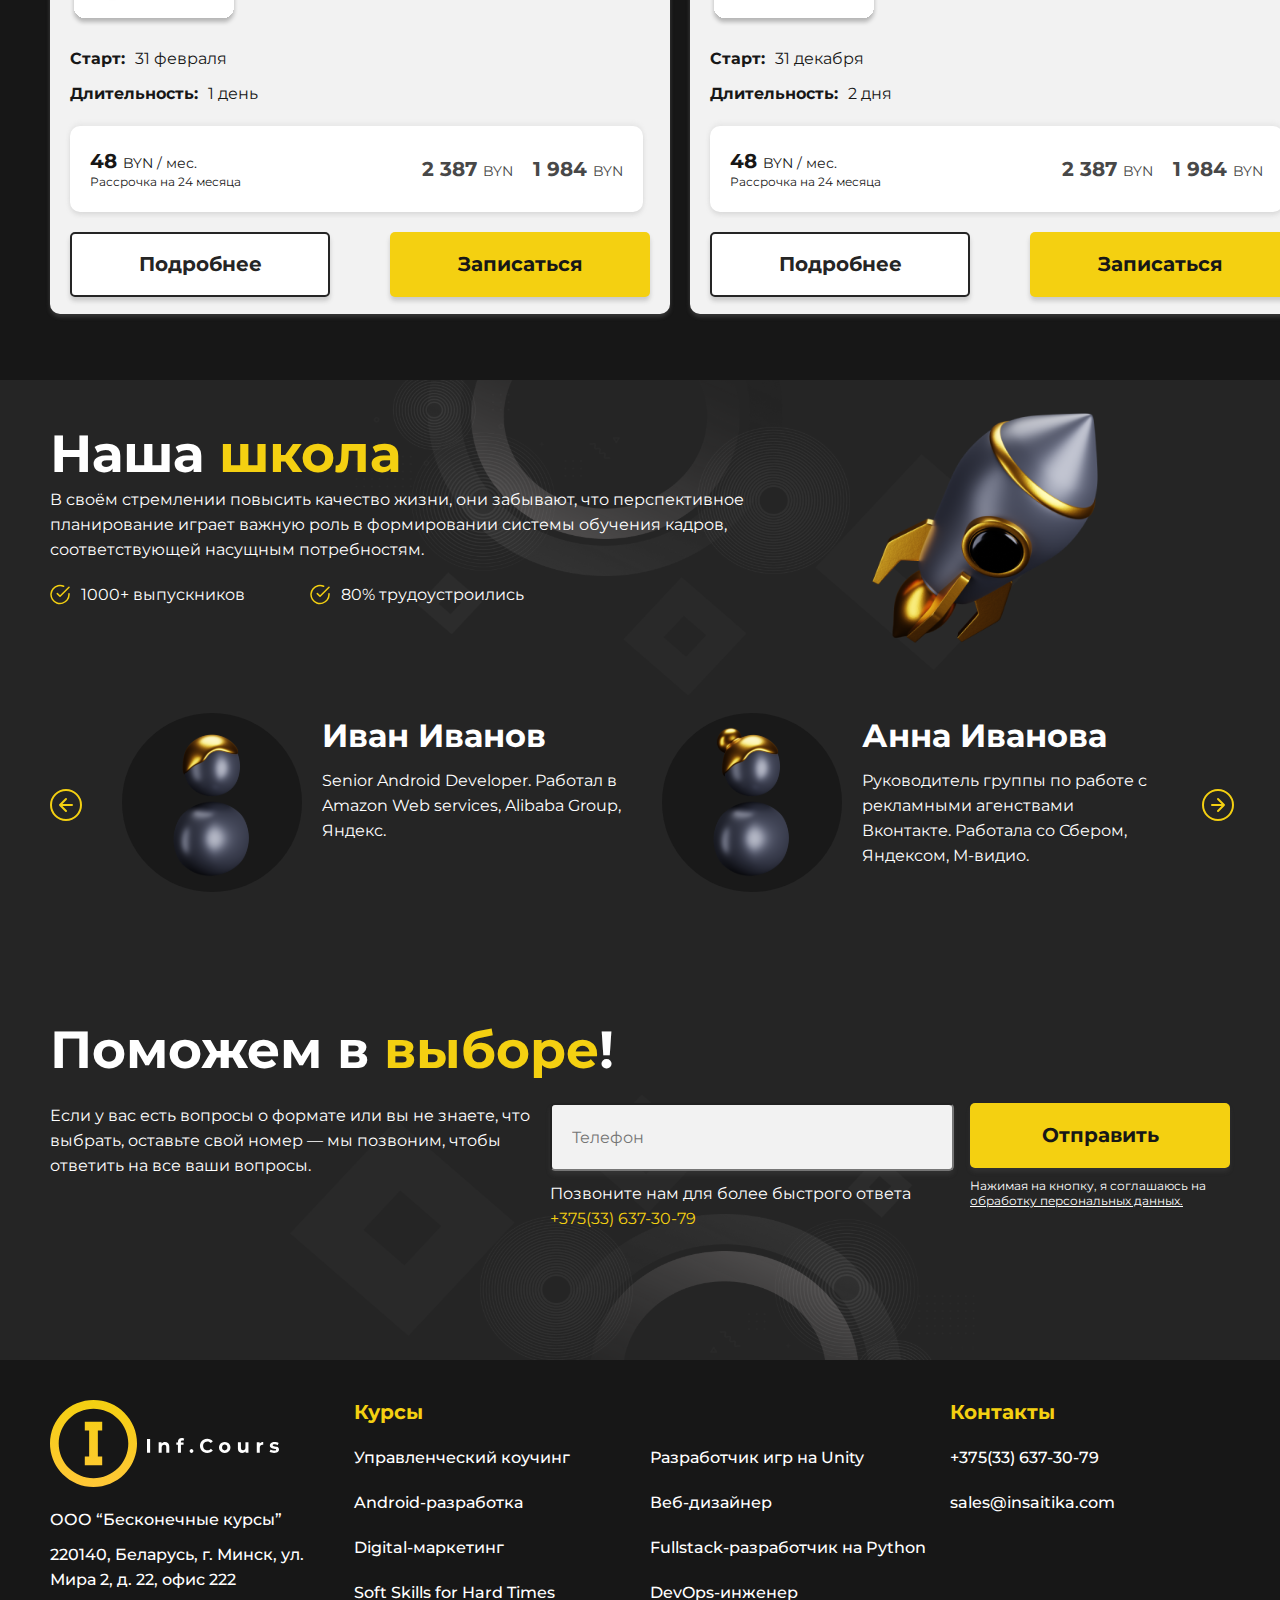
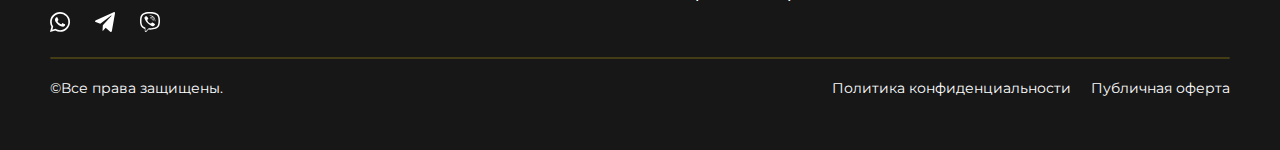
<file: example_3/index.html>
<!DOCTYPE html>
<html lang="en">

<head>
    <meta charset="UTF-8">
    <meta http-equiv="X-UA-Compatible" content="IE=edge">
    <meta name="viewport" content="width=device-width, initial-scale=1.0">
    <title>Krevs_Ilya</title>
    <link rel="stylesheet" href="style.css">
    <link rel="preconnect" href="https://fonts.googleapis.com">
    <link rel="preconnect" href="https://fonts.gstatic.com" crossorigin>
    <link href="https://fonts.googleapis.com/css2?family=Montserrat:wght@400;500;700&display=swap" rel="stylesheet">
</head>

<body>

    <header class="header center">
        <div class="header__logo">
            <img src="img/Logo.svg" alt="Logo">
        </div>
        <nav class="navigation">
            <div class="courses">
                <p>Курсы</p>
                <img src="img/icon arrow.svg" alt="arrow">
            </div>
            <p>О компании</p>
            <p>Акции</p>
            <p>Контакты</p>
        </nav>
        <div class="phone">
            <p>+375(33) 637-30-79</p>
            <svg class="social_img" width="20" height="20" viewBox="0 0 20 20" fill="white"
                xmlns="http://www.w3.org/2000/svg">
                <path
                    d="M18.65 0.131505L0.933877 8.27737C-0.275178 8.85641 -0.268184 9.66062 0.71205 10.0192L5.26049 11.7111L15.7843 3.79398C16.2819 3.43298 16.7365 3.62718 16.3628 4.02274L7.83648 13.198H7.83448L7.83648 13.1992L7.52273 18.7894C7.98237 18.7894 8.18521 18.538 8.44301 18.2414L10.6523 15.6798L15.2477 19.7271C16.095 20.2835 16.7036 19.9975 16.9144 18.7918L19.931 1.84003C20.2398 0.363835 19.4584 -0.304562 18.65 0.131505Z" />
            </svg>

        </div>
        <div class="hamburger_menu">
            <img class="hamburger_menu_icon" src="img/icon hamburger.svg" alt="hamburger">
            <img class="hamburger_menu_close" src="img/icon cross.svg" alt="hamburger">

        </div>
    </header>
    <div class="hamburger_menu_open center">
        <div class="menu__open_item">
            <p>Курсы</p>
            <img class="arrow_rotate" src="img/icon arrow.svg" alt="arrow">
        </div>
        <ul class="open_item_text">
            <p>Управленческий коучинг</p>
            <p>Android-разработка</p>
            <p>Digital-маркетинг</p>
            <p>Soft Skills for Hard Times</p>
            <p>Разработчик игр на Unity</p>
            <p>Веб-дизайнер</p>
            <p>Fullstack-разработчик на Python</p>
            <p>DevOps-инженер</p>
        </ul>
        <p>О компании</p>
        <p>Акции</p>
        <p>Контакты</p>
    </div>

    <div class="main center">
        <div class="main__left">
            <div class="main__left__headline">
                <p>Современное <span class="specific_colour">образование</span> без ограничений</p>
            </div>
            <div class="main__left__benefit">
                <div class="benefit__item">
                    <img src="img/check_mark.svg" alt="check_mark">
                    <p>Доступ из любой точки мира</p>
                </div>
                <div class="benefit__item">
                    <img src="img/check_mark.svg" alt="check_mark">
                    <p>Пожизненный доступ к материалу</p>
                </div>
                <div class="benefit__item">
                    <img src="img/check_mark.svg" alt="check_mark">
                    <p>8 направления освоения навыков</p>
                </div>
                <div class="benefit__item">
                    <img src="img/check_mark.svg" alt="check_mark">
                    <p>Для любого взраста</p>
                </div>
            </div>

            <div class="main__left__buttons">
                <button class="main__button__allcourses">Все курсы
                </button>
                <button class="main__button__freelesson"> Бесплатное занятие
                </button>
            </div>
        </div>
        <div class="main__right">
            <img class="main_image_background" src="img/main_image_background.svg" alt="main_image_background">
            <img class="main__picture" src="img/Picture main.svg" alt="Picture main">
            <img class="main__picture_360" src="img/picture_right_360.svg" alt="picture_right_360">
        </div>
    </div>

    <div class="content">

        <div class="content__background_top">
            <img src="img/Background image rotate.svg" alt="main_image_background">
        </div>
        <div class="content__background_bot">
            <img src="img/Background image 2.svg" alt="main_image_background">
        </div>

        <div class="content__description center">
            <div class="content__description__title">
                <p class="description__title_text-top">Кем <span class="specific_colour"> стать</span>?</p>
                <p class="description__title_text-bot">Выберите направление и начните изучать то, что вам интересно.</p>
            </div>
            <div class="description__cell">

                <div class="description__cell_item">
                    <div class="cell__item_title">
                        <p class="cell__item_title-text">Управленческий коучинг</p>
                        <div class="cell__item_title_percent">-24%</div>
                    </div>
                    <div class="cell__item_about">
                        <img src="img/item_img1.svg" alt="item_img1">
                        <p class="cell__item_about_text">Курс для предпринимателей, руководителей отделов, продакт- и
                            проджект-менеджеров — не только в ИТ-сфере, но и в офлайн-бизнесе.</p>
                    </div>
                    <div class="cell__item_time">
                        <p class="cell__item_time_text"> Старт: <span class="item_time_spec">31 февраля</span></p>
                        <p class="cell__item_time_text"> Длительность: <span class="item_time_spec">24 месяца</span></p>
                    </div>
                    <div class="cell__item_price">
                        <div class="cell__item_price_left">
                            <div class="price_left_text">48 <span class="price_left_text2">BYN / мес.</span></div>
                            <p class="price_left_bot">Рассрочка на 24 месяца</p>
                        </div>
                        <div class="cell__item_price_right">
                            <p class="price_right_item">2 387 <span class="price_right_item_text">BYN </span>
                            </p>
                            <p class="price_right_item">1 984 <span class="price_right_item_text">BYN </span>
                            </p>
                        </div>
                    </div>
                    <div class="cell__item_buttons">
                        <button class="cell__item_button_more">Подробнее</button>
                        <button class="cell__item_button_signin">Записаться</button>
                    </div>
                </div>

                <div class="description__cell_item">
                    <div class="cell__item_title">
                        <p class="cell__item_title-text">Android-разработка</p>
                        <div class="cell__item_title_percent">-10%</div>
                    </div>
                    <div class="cell__item_about">
                        <img src="img/item_img2.svg" alt="item_img2">
                        <p class="cell__item_about_text">Курс мобильной разработки для новичков и junior-разработчиков.
                        </p>
                    </div>
                    <div class="cell__item_time">
                        <p class="cell__item_time_text"> Старт: <span class="item_time_spec">1 января</span></p>
                        <p class="cell__item_time_text"> Длительность: <span class="item_time_spec">10 дней</span></p>
                    </div>
                    <div class="cell__item_price">
                        <div class="cell__item_price_left">
                            <div class="price_left_text">48 <span class="price_left_text2">BYN / мес.</span></div>
                            <p class="price_left_bot">Рассрочка на 24 месяца</p>
                        </div>
                        <div class="cell__item_price_right">
                            <p class="price_right_item">2 387 <span class="price_right_item_text">BYN </span>
                            </p>
                            <p class="price_right_item">1 984 <span class="price_right_item_text">BYN </span>
                            </p>
                        </div>
                    </div>
                    <div class="cell__item_buttons">
                        <button class="cell__item_button_more">Подробнее</button>
                        <button class="cell__item_button_signin">Записаться</button>
                    </div>
                </div>

                <div class="description__cell_item">
                    <div class="cell__item_title">
                        <p class="cell__item_title-text">Digital-маркетинг</p>
                        <div class="cell__item_title_percent">-30%</div>
                    </div>
                    <div class="cell__item_about">
                        <img src="img/item_img3.svg" alt="item_img3">
                        <p class="cell__item_about_text">Курс по интернет-маркетингу, SMM, контекстной и таргетированной
                            рекламе, копирайтингу, SEO и PR. На курсах преподают ведущие эксперты отрасли.</p>
                    </div>
                    <div class="cell__item_time">
                        <p class="cell__item_time_text"> Старт: <span class="item_time_spec">31 февраля</span></p>
                        <p class="cell__item_time_text"> Длительность: <span class="item_time_spec">1 день</span></p>
                    </div>
                    <div class="cell__item_price">
                        <div class="cell__item_price_left">
                            <div class="price_left_text">48 <span class="price_left_text2">BYN / мес.</span></div>
                            <p class="price_left_bot">Рассрочка на 24 месяца</p>
                        </div>
                        <div class="cell__item_price_right">
                            <p class="price_right_item">2 387 <span class="price_right_item_text">BYN </span>
                            </p>
                            <p class="price_right_item">1 984 <span class="price_right_item_text">BYN </span>
                            </p>
                        </div>
                    </div>
                    <div class="cell__item_buttons">
                        <button class="cell__item_button_more">Подробнее</button>
                        <button class="cell__item_button_signin">Записаться</button>
                    </div>
                </div>

                <div class="description__cell_item">
                    <div class="cell__item_title">
                        <p class="cell__item_title-text">Soft Skills for Hard Times</p>
                        <div class="cell__item_title_percent">-5%</div>
                    </div>
                    <div class="cell__item_about">
                        <img src="img/item_img4.svg" alt="item_img4">
                        <p class="cell__item_about_text">Курс по переговорам, управлению конфликтами, креативному
                            мышлению и не только.</p>
                    </div>
                    <div class="cell__item_time">
                        <p class="cell__item_time_text"> Старт: <span class="item_time_spec">31 декабря</span></p>
                        <p class="cell__item_time_text"> Длительность: <span class="item_time_spec">2 дня</span></p>
                    </div>
                    <div class="cell__item_price">
                        <div class="cell__item_price_left">
                            <div class="price_left_text">48 <span class="price_left_text2">BYN / мес.</span></div>
                            <p class="price_left_bot">Рассрочка на 24 месяца</p>
                        </div>
                        <div class="cell__item_price_right">
                            <p class="price_right_item">2 387 <span class="price_right_item_text">BYN </span>
                            </p>
                            <p class="price_right_item">1 984 <span class="price_right_item_text">BYN </span>
                            </p>
                        </div>
                    </div>
                    <div class="cell__item_buttons">
                        <button class="cell__item_button_more">Подробнее</button>
                        <button class="cell__item_button_signin">Записаться</button>
                    </div>
                </div>
            </div>
        </div>

    </div>

    <div class="about_company">
        <div class="about_company__background">
            <div class="about_company_bg1">
                <img src="img/about_company_bg1.svg" alt="about_company_bg1">
            </div>
            <div class="about_company_bg2">
                <img src="img/about_company_bg2.svg" alt="about_company_bg2">
            </div>
        </div>
        <div class="about_company__container center">
            <div class="about_company__top">
                <div class="about_company__top_left">
                    <div class="about__top_description">
                        <p class="about___top_tittle">Наша <span class="specific_colour">школа</span></p>
                        <p class="about__top_title_text">В своём стремлении повысить качество жизни, они забывают, что
                            перспективное планирование играет важную роль в формировании системы обучения кадров,
                            соответствующей насущным потребностям. </p>
                    </div>
                    <div class="about__top__benefit">
                        <div class="about__top_benefit_item">
                            <img src="img/check_mark.svg" alt="check_mark">
                            <p class="top_benefin_item_text">1000+ выпускников</p>
                        </div>

                        <div class="about__top_benefit_item">
                            <img src="img/check_mark.svg" alt="check_mark">
                            <p class="top_benefin_item_text">80% трудоустроились</p>
                        </div>
                    </div>
                </div>
                <div class="about_company__top_right">
                    <img src="img/Picture about company.svg" alt="picture_about_company">
                </div>
            </div>
            <div class="about_company__middle">
                <svg class="arrows_button" width="32" height="32" viewBox="0 0 32 32" fill="none"
                    xmlns="http://www.w3.org/2000/svg">
                    <path
                        d="M16 31C24.2843 31 31 24.2843 31 16C31 7.71573 24.2843 1 16 1C7.71573 1 1 7.71573 1 16C1 24.2843 7.71573 31 16 31Z"
                        fill="#252525" />
                    <path d="M16 10L10 16L16 22" fill="#252525" />
                    <path
                        d="M16 10L10 16M10 16L16 22M10 16H22M31 16C31 24.2843 24.2843 31 16 31C7.71573 31 1 24.2843 1 16C1 7.71573 7.71573 1 16 1C24.2843 1 31 7.71573 31 16Z"
                        stroke="#F4D011" stroke-width="2" stroke-linecap="round" stroke-linejoin="round" />
                </svg>


                <div class="company__middle__item">
                    <div class="middle__item_photo">
                        <img src="img/Photo person1.svg" alt="person1">
                    </div>
                    <div class="middle_item__description">
                        <p class="middle__item_title">Иван Иванов</p>
                        <p class="middle__item_text">Senior Android Developer. Работал в Amazon Web services, Alibaba
                            Group,
                            Яндекс.</p>
                    </div>
                </div>

                <div class="company__middle__item second">
                    <div class="middle__item_photo">
                        <img src="img/Photo person2.svg" alt="person2">
                    </div>
                    <div class="middle_item__description">
                        <p class="middle__item_title">Анна Иванова</p>
                        <p class="middle__item_text">Руководитель группы по работе с рекламными агенствами Вконтакте.
                            Работала со Сбером, Яндексом, М-видио.</p>
                    </div>
                </div>
                <svg class="arrows_button" width="32" height="32" viewBox="0 0 32 32" fill="none"
                    xmlns="http://www.w3.org/2000/svg">
                    <path
                        d="M16 22L22 16M22 16L16 10M22 16H10M1 16C1 7.71573 7.71573 1 16 1C24.2843 1 31 7.71573 31 16C31 24.2843 24.2843 31 16 31C7.71573 31 1 24.2843 1 16Z"
                        stroke="#F4D011" stroke-width="2" stroke-linecap="round" stroke-linejoin="round" />
                </svg>


            </div>

            <div class="about_company__bot">
                <div class="about_company__bot_title">Поможем в <span class="specific_colour">выборе</span>!</div>
                <div class="bot__feedback">
                    <div class="feedback_text">
                        <p>Если у вас есть вопросы о формате или вы не знаете, что выбрать, оставьте свой номер — мы
                            позвоним, чтобы ответить на все ваши вопросы.</p>
                    </div>
                    <div class="feedback_phone">
                        <input class="feedback_phone_inp" type="tel" name="phone" placeholder="Телефон">
                        <p class="feedback_phone__text">Позвоните нам для более быстрого ответа <span
                                class="specific_colour">+375(33) 637-30-79</span></p>
                    </div>
                    <div class="feedback_button">
                        <button class="feedback_button_inp" type="submit">Отправить</button>
                        <p class="feedback_button__text">Нажимая на кнопку, я соглашаюсь на <span
                                class="under_button__text">обработку персональных
                                данных.</span></p>
                    </div>
                </div>
            </div>
        </div>
    </div>

    <footer class="footer center">
        <div class="footer__container">
            <div class="footer__left">
                <img class="logo_footer" src="img/logo_footer.svg" alt="logo_footer">
                <div class="footer__left_text">
                    <p>ООО “Бесконечные курсы”</p>
                    <p>220140, Беларусь, г. Минск,
                        ул. Мира 2, д. 22, офис 222</p>
                </div>
                <div class="footer__left_social">
                    <svg class="social_img" width="20" height="20" viewBox="0 0 20 20" fill="white"
                        xmlns="http://www.w3.org/2000/svg">
                        <path fill-rule="evenodd" clip-rule="evenodd"
                            d="M14.5823 11.985C14.3328 11.8608 13.1095 11.2625 12.8817 11.1792C12.6539 11.0967 12.4881 11.0558 12.3215 11.3042C12.1557 11.5508 11.6793 12.1092 11.5344 12.2742C11.3887 12.44 11.2438 12.46 10.9952 12.3367C10.7465 12.2117 9.94429 11.9508 8.99391 11.1075C8.25453 10.4509 7.75464 9.64002 7.60978 9.39169C7.46492 9.14419 7.59387 9.01002 7.71863 8.88669C7.83084 8.77585 7.96732 8.59752 8.09209 8.45335C8.21685 8.30835 8.25788 8.20502 8.34078 8.03919C8.42451 7.87419 8.38265 7.73002 8.31985 7.60585C8.25788 7.48169 7.7605 6.26252 7.55284 5.76669C7.35104 5.28419 7.14589 5.35003 6.99349 5.34169C6.8478 5.33503 6.682 5.33336 6.51621 5.33336C6.35041 5.33336 6.08079 5.39503 5.85303 5.64336C5.62444 5.89086 4.98219 6.49002 4.98219 7.70919C4.98219 8.92752 5.87313 10.105 5.99789 10.2709C6.12266 10.4359 7.75213 12.9375 10.2482 14.01C10.8428 14.265 11.3058 14.4175 11.6667 14.5308C12.2629 14.72 12.8055 14.6933 13.2342 14.6292C13.7115 14.5583 14.7063 14.03 14.9139 13.4517C15.1208 12.8733 15.1207 12.3775 15.0588 12.2742C14.9968 12.1708 14.831 12.1092 14.5815 11.985H14.5823ZM10.0423 18.1542H10.0389C8.55634 18.1544 7.10099 17.7578 5.8254 17.0058L5.52396 16.8275L2.39062 17.6458L3.22712 14.6058L3.03035 14.2942C2.20149 12.9811 1.76286 11.4615 1.76512 9.91085C1.76679 5.36919 5.47958 1.6742 10.0456 1.6742C12.2562 1.6742 14.3345 2.53253 15.897 4.08919C16.6676 4.85301 17.2785 5.76133 17.6941 6.7616C18.1098 7.76188 18.322 8.83425 18.3186 9.91668C18.3169 14.4583 14.6041 18.1542 10.0423 18.1542ZM17.086 2.9067C16.1634 1.98247 15.0657 1.24965 13.8564 0.7507C12.6472 0.251754 11.3505 -0.00339687 10.0414 3.41479e-05C4.55347 3.41479e-05 0.085409 4.44586 0.0837344 9.91002C0.0811914 11.649 0.539563 13.3578 1.4126 14.8642L0 20L5.27861 18.6217C6.73884 19.4134 8.37519 19.8283 10.0381 19.8283H10.0423C15.5302 19.8283 19.9983 15.3825 20 9.91752C20.004 8.61525 19.7485 7.32511 19.2484 6.12172C18.7482 4.91833 18.0132 3.82559 17.086 2.9067Z" />
                    </svg>

                    <svg class="social_img" width="20" height="20" viewBox="0 0 20 20" fill="white"
                        xmlns="http://www.w3.org/2000/svg">
                        <path
                            d="M18.65 0.131505L0.933877 8.27737C-0.275178 8.85641 -0.268184 9.66062 0.71205 10.0192L5.26049 11.7111L15.7843 3.79398C16.2819 3.43298 16.7365 3.62718 16.3628 4.02274L7.83648 13.198H7.83448L7.83648 13.1992L7.52273 18.7894C7.98237 18.7894 8.18521 18.538 8.44301 18.2414L10.6523 15.6798L15.2477 19.7271C16.095 20.2835 16.7036 19.9975 16.9144 18.7918L19.931 1.84003C20.2398 0.363835 19.4584 -0.304562 18.65 0.131505Z" />
                    </svg>

                    <svg class="social_img" width="20" height="20" viewBox="0 0 20 20" fill="white"
                        xmlns="http://www.w3.org/2000/svg">
                        <path
                            d="M9.47362 0.002336C7.78254 0.0217139 4.14687 0.285504 2.11337 2.0564C0.600759 3.47911 0.0726281 5.58256 0.0107275 8.18358C-0.0406368 10.7752 -0.102538 15.6422 4.83963 16.9674V18.9858C4.83963 18.9858 4.80868 19.7935 5.37106 19.9591C6.06382 20.1673 6.45827 19.5459 7.11678 18.8783L8.34492 17.56C11.7264 17.8269 14.3163 17.2118 14.6147 17.1206C15.3008 16.9124 19.1657 16.4436 19.7972 11.576C20.4452 6.54896 19.4818 3.3816 17.7426 1.94888H17.7321C17.2072 1.49006 15.098 0.0310904 10.3857 0.0148379C10.3857 0.0148379 10.036 -0.00704043 9.47362 0.002336ZM9.53157 1.41568C10.0116 1.41255 10.3033 1.43193 10.3033 1.43193C14.292 1.44193 16.1958 2.58148 16.6449 2.96529C18.1094 4.15672 18.8641 7.01215 18.3116 11.209C17.7867 15.2784 14.6522 15.5359 14.072 15.7116C13.8251 15.7866 11.544 16.3204 8.67023 16.1448C8.67023 16.1448 6.53005 18.5964 5.86099 19.2278C5.75497 19.3384 5.63117 19.3709 5.55215 19.3547C5.43888 19.3284 5.40464 19.1953 5.41123 19.0127L5.43164 15.6628C1.24018 14.5627 1.48712 10.4114 1.5319 8.24296C1.58327 6.07451 2.01196 4.30049 3.28817 3.09906C5.00624 1.62446 8.09336 1.42568 9.53025 1.41568H9.53157ZM9.84765 3.58351C9.81316 3.58318 9.77893 3.58933 9.74695 3.60161C9.71497 3.6139 9.68587 3.63207 9.66132 3.65508C9.63678 3.67809 9.61727 3.70549 9.60393 3.73569C9.59059 3.76589 9.58367 3.7983 9.58359 3.83104C9.58359 3.97106 9.70344 4.08171 9.84765 4.08171C10.5006 4.06992 11.1495 4.18095 11.757 4.4084C12.3645 4.63584 12.9185 4.9752 13.3872 5.40691C14.344 6.28892 14.8102 7.4741 14.828 9.02371C14.828 9.1606 14.9446 9.27437 15.0921 9.27437V9.26437C15.1616 9.26454 15.2284 9.23861 15.2778 9.19224C15.3273 9.14587 15.3555 9.08282 15.3561 9.01683C15.3881 8.28744 15.2635 7.55949 14.9899 6.87724C14.7163 6.19498 14.2994 5.57266 13.7645 5.0481C12.7221 4.08108 11.4011 3.58288 9.84765 3.58288V3.58351ZM6.37661 4.15672C6.19022 4.13087 6.00012 4.16638 5.83794 4.25736H5.82412C5.44762 4.46685 5.10845 4.73163 4.81922 5.04185C4.57886 5.30564 4.44847 5.57256 4.41423 5.82947C4.39382 5.98262 4.40764 6.13577 4.45572 6.28204L4.47284 6.29204C4.74349 7.04716 5.09711 7.77352 5.5291 8.45737C6.08556 9.41812 6.77037 10.3066 7.56655 11.1009L7.59026 11.1334L7.62779 11.1597L7.6515 11.1859L7.67916 11.2084C8.51892 11.9664 9.45721 12.6195 10.4713 13.1518C11.6303 13.7507 12.3336 14.0338 12.7557 14.1514V14.1576C12.8795 14.1932 12.9921 14.2095 13.1053 14.2095C13.4651 14.1845 13.8056 14.0458 14.0727 13.8157C14.398 13.5411 14.6738 13.2178 14.8893 12.8587V12.8524C15.0914 12.4911 15.0229 12.1492 14.7312 11.9179C14.147 11.4331 13.5152 11.0026 12.8446 10.6321C12.3955 10.4008 11.9391 10.5408 11.7541 10.7752L11.3596 11.2472C11.1574 11.4816 10.79 11.4491 10.79 11.4491L10.7795 11.4553C8.03937 10.7909 7.30841 8.15733 7.30841 8.15733C7.30841 8.15733 7.27417 7.79915 7.5277 7.61662L8.02159 7.23906C8.25799 7.05653 8.42262 6.62397 8.16909 6.19703C7.78149 5.55953 7.32889 4.95968 6.81782 4.40613C6.70609 4.27563 6.54934 4.18684 6.37529 4.15547L6.37661 4.15672ZM10.3033 4.89933C9.95368 4.89933 9.95367 5.40066 10.3066 5.40066C10.7414 5.40735 11.1706 5.49532 11.5696 5.65953C11.9685 5.82374 12.3295 6.06098 12.6319 6.35768C12.9077 6.64648 13.1196 6.98489 13.2551 7.35285C13.3906 7.72082 13.447 8.11087 13.4208 8.49988C13.422 8.56571 13.4503 8.62848 13.4996 8.67475C13.549 8.72102 13.6155 8.7471 13.6848 8.74742L13.6954 8.76054C13.7652 8.76005 13.8321 8.73349 13.8815 8.68658C13.9309 8.63968 13.9589 8.57621 13.9594 8.50988C13.9831 7.5166 13.6578 6.68335 13.0197 6.01575C12.3783 5.34815 11.4834 4.97372 10.3409 4.89933H10.3033ZM10.736 6.24704C10.3758 6.23703 10.362 6.74836 10.7189 6.75836C11.5868 6.80087 12.0082 7.21718 12.0636 8.07356C12.0648 8.13857 12.0927 8.20054 12.1415 8.24622C12.1902 8.2919 12.2558 8.31766 12.3243 8.31798H12.3349C12.3701 8.31654 12.4046 8.30847 12.4365 8.29422C12.4684 8.27997 12.497 8.25983 12.5206 8.23498C12.5442 8.21014 12.5624 8.18108 12.574 8.1495C12.5856 8.11792 12.5905 8.08445 12.5884 8.05106C12.5265 6.93464 11.8851 6.3058 10.7465 6.24766H10.736V6.24704Z" />
                    </svg>

                </div>
            </div>

            <div class="footer__center">
                <div class="footer__center_title">Курсы</div>
                <div class="footer__center__text">
                    <p class="footer__center_text_focus">Управленческий коучинг</p>
                    <p class="footer__center_text_focus">Разработчик игр на Unity</p>
                    <p class="footer__center_text_focus">Android-разработка</p>
                    <p class="footer__center_text_focus">Веб-дизайнер</p>
                    <p class="footer__center_text_focus">Digital-маркетинг</p>
                    <p class="footer__center_text_focus">Fullstack-разработчик на Python</p>
                    <p class="footer__center_text_focus">Soft Skills for Hard Times</p>
                    <p class="footer__center_text_focus">DevOps-инженер</p>
                </div>
            </div>

            <div class="footer__right">
                <div class="footer__right_title">
                    Контакты
                </div>
                <p>+375(33) 637-30-79</p>
                <p>sales@insaitika.com</p>
            </div>
        </div>

        <div class="footer__line"></div>

        <div class="footer__ending">
            <div class="footer_reserve">
                ©Все права защищены.
            </div>
            <div class="ending_text">
                <p>Политика конфиденциальности</p>
                <p>Публичная оферта</p>
            </div>
        </div>

    </footer>


    <div class="pop_up__main">
        <div class="pop_up__container">
            <div class="pop_up__item">
                <div class="pop_up__item__head">
                    <div class="pop_up__title">
                        <p> Digital-маркетинг</p>
                        <img class="pop_up__pic360" src="img/icon cross.svg" alt="icon_cross">
                    </div>
                    <p class="pop_up__description">Курс по интернет-маркетингу, SMM, контекстной и таргетированной
                        рекламе,
                        копирайтингу, SEO и PR. На курсах преподают ведущие эксперты отрасли.</p>
                    <div class="pop_up__time">
                        <p class="pop_up__time_item">Старт: <span class="pop_up__time_text">31 февраля</span></p>
                        <p class="pop_up__time_item">Длительность: <span class="pop_up__time_text">24 месяца</span></p>
                    </div>
                </div>
                <div class="pop_up__item__body">
                    <div class="pop_up__item__body_left">
                        <div class="pop_up__left_title">
                            <p>Программа обучения</p>
                            <p class="pop_up__left_description">Вы узнаете, что такое интернет-маркетинг с точки зрения
                                бизнеса и чего обычно ждет от
                                маркетолога заказчик.</p>
                        </div>
                        <div class="pop_up__left_picture">
                            <svg width="38" height="38" viewBox="0 0 38 38" fill="none"
                                xmlns="http://www.w3.org/2000/svg">
                                <g filter="url(#filter0_d_100_331)">
                                    <path
                                        d="M34 15C34 23.2843 27.2843 30 19 30C10.7157 30 4 23.2843 4 15C4 6.71573 10.7157 0 19 0C27.2843 0 34 6.71573 34 15Z"
                                        fill="#F2F2F2" />
                                    <path fill-rule="evenodd" clip-rule="evenodd"
                                        d="M5.875 15C5.875 18.481 7.25781 21.8194 9.71922 24.2808C12.1806 26.7422 15.519 28.125 19 28.125C22.481 28.125 25.8194 26.7422 28.2808 24.2808C30.7422 21.8194 32.125 18.481 32.125 15C32.125 11.519 30.7422 8.18064 28.2808 5.71922C25.8194 3.25781 22.481 1.875 19 1.875C15.519 1.875 12.1806 3.25781 9.71922 5.71922C7.25781 8.18064 5.875 11.519 5.875 15ZM34 15C34 18.9782 32.4196 22.7936 29.6066 25.6066C26.7936 28.4196 22.9782 30 19 30C15.0218 30 11.2064 28.4196 8.3934 25.6066C5.58035 22.7936 4 18.9782 4 15C4 11.0218 5.58035 7.20644 8.3934 4.3934C11.2064 1.58035 15.0218 0 19 0C22.9782 0 26.7936 1.58035 29.6066 4.3934C32.4196 7.20644 34 11.0218 34 15ZM25.5625 14.0625C25.8111 14.0625 26.0496 14.1613 26.2254 14.3371C26.4012 14.5129 26.5 14.7514 26.5 15C26.5 15.2486 26.4012 15.4871 26.2254 15.6629C26.0496 15.8387 25.8111 15.9375 25.5625 15.9375H14.7006L18.7262 19.9613C18.8134 20.0484 18.8826 20.1519 18.9297 20.2658C18.9769 20.3797 19.0012 20.5017 19.0012 20.625C19.0012 20.7483 18.9769 20.8703 18.9297 20.9842C18.8826 21.0981 18.8134 21.2016 18.7262 21.2887C18.6391 21.3759 18.5356 21.4451 18.4217 21.4922C18.3078 21.5394 18.1858 21.5637 18.0625 21.5637C17.9392 21.5637 17.8172 21.5394 17.7033 21.4922C17.5894 21.4451 17.4859 21.3759 17.3988 21.2887L11.7737 15.6637C11.6864 15.5767 11.6172 15.4732 11.5699 15.3593C11.5227 15.2454 11.4983 15.1233 11.4983 15C11.4983 14.8767 11.5227 14.7546 11.5699 14.6407C11.6172 14.5268 11.6864 14.4233 11.7737 14.3363L17.3988 8.71125C17.5748 8.53521 17.8135 8.43632 18.0625 8.43632C18.3115 8.43632 18.5502 8.53521 18.7262 8.71125C18.9023 8.88729 19.0012 9.12605 19.0012 9.375C19.0012 9.62395 18.9023 9.86271 18.7262 10.0387L14.7006 14.0625H25.5625Z"
                                        fill="#252525" />
                                </g>
                                <defs>
                                    <filter id="filter0_d_100_331" x="0" y="0" width="38" height="38"
                                        filterUnits="userSpaceOnUse" color-interpolation-filters="sRGB">
                                        <feFlood flood-opacity="0" result="BackgroundImageFix" />
                                        <feColorMatrix in="SourceAlpha" type="matrix"
                                            values="0 0 0 0 0 0 0 0 0 0 0 0 0 0 0 0 0 0 127 0" result="hardAlpha" />
                                        <feOffset dy="4" />
                                        <feGaussianBlur stdDeviation="2" />
                                        <feComposite in2="hardAlpha" operator="out" />
                                        <feColorMatrix type="matrix"
                                            values="0 0 0 0 0 0 0 0 0 0 0 0 0 0 0 0 0 0 0.25 0" />
                                        <feBlend mode="normal" in2="BackgroundImageFix"
                                            result="effect1_dropShadow_100_331" />
                                        <feBlend mode="normal" in="SourceGraphic" in2="effect1_dropShadow_100_331"
                                            result="shape" />
                                    </filter>
                                </defs>
                            </svg>
                            <img class="pop_up_picture" src="img/item_img1.svg" alt="item_img1">
                            <img class="pop_up_picture" src="img/item_img2.svg" alt="item_img2">
                            <img class="pop_up_picture hide" src="img/item_img3.svg" alt="item_img3">
                            <img class="pop_up_picture hide" src="img/item_img4.svg" alt="item_img4">
                            <svg width="38" height="38" viewBox="0 0 38 38" fill="none"
                                xmlns="http://www.w3.org/2000/svg">
                                <g filter="url(#filter0_d_100_332)">
                                    <path
                                        d="M4 15C4 6.71573 10.7157 0 19 0C27.2843 0 34 6.71573 34 15C34 23.2843 27.2843 30 19 30C10.7157 30 4 23.2843 4 15Z"
                                        fill="#F2F2F2" />
                                    <path fill-rule="evenodd" clip-rule="evenodd"
                                        d="M32.125 15C32.125 11.519 30.7422 8.18064 28.2808 5.71922C25.8194 3.25781 22.481 1.875 19 1.875C15.519 1.875 12.1806 3.25781 9.71922 5.71922C7.25781 8.18064 5.875 11.519 5.875 15C5.875 18.481 7.25781 21.8194 9.71922 24.2808C12.1806 26.7422 15.519 28.125 19 28.125C22.481 28.125 25.8194 26.7422 28.2808 24.2808C30.7422 21.8194 32.125 18.481 32.125 15ZM4 15C4 11.0218 5.58035 7.20644 8.3934 4.3934C11.2064 1.58035 15.0218 0 19 0C22.9782 0 26.7936 1.58035 29.6066 4.3934C32.4196 7.20644 34 11.0218 34 15C34 18.9782 32.4196 22.7936 29.6066 25.6066C26.7936 28.4196 22.9782 30 19 30C15.0218 30 11.2064 28.4196 8.3934 25.6066C5.58035 22.7936 4 18.9782 4 15ZM12.4375 15.9375C12.1889 15.9375 11.9504 15.8387 11.7746 15.6629C11.5988 15.4871 11.5 15.2486 11.5 15C11.5 14.7514 11.5988 14.5129 11.7746 14.3371C11.9504 14.1613 12.1889 14.0625 12.4375 14.0625H23.2994L19.2738 10.0387C19.1866 9.95158 19.1174 9.8481 19.0703 9.73422C19.0231 9.62033 18.9988 9.49827 18.9988 9.375C18.9988 9.25173 19.0231 9.12967 19.0703 9.01578C19.1174 8.9019 19.1866 8.79842 19.2738 8.71125C19.3609 8.62408 19.4644 8.55494 19.5783 8.50777C19.6922 8.4606 19.8142 8.43632 19.9375 8.43632C20.0608 8.43632 20.1828 8.4606 20.2967 8.50777C20.4106 8.55494 20.5141 8.62408 20.6012 8.71125L26.2263 14.3363C26.3136 14.4233 26.3828 14.5268 26.4301 14.6407C26.4773 14.7546 26.5017 14.8767 26.5017 15C26.5017 15.1233 26.4773 15.2454 26.4301 15.3593C26.3828 15.4732 26.3136 15.5767 26.2263 15.6637L20.6012 21.2887C20.4252 21.4648 20.1865 21.5637 19.9375 21.5637C19.6885 21.5637 19.4498 21.4648 19.2738 21.2887C19.0977 21.1127 18.9988 20.874 18.9988 20.625C18.9988 20.376 19.0977 20.1373 19.2738 19.9613L23.2994 15.9375H12.4375Z"
                                        fill="#252525" />
                                </g>
                                <defs>
                                    <filter id="filter0_d_100_332" x="0" y="0" width="38" height="38"
                                        filterUnits="userSpaceOnUse" color-interpolation-filters="sRGB">
                                        <feFlood flood-opacity="0" result="BackgroundImageFix" />
                                        <feColorMatrix in="SourceAlpha" type="matrix"
                                            values="0 0 0 0 0 0 0 0 0 0 0 0 0 0 0 0 0 0 127 0" result="hardAlpha" />
                                        <feOffset dy="4" />
                                        <feGaussianBlur stdDeviation="2" />
                                        <feComposite in2="hardAlpha" operator="out" />
                                        <feColorMatrix type="matrix"
                                            values="0 0 0 0 0 0 0 0 0 0 0 0 0 0 0 0 0 0 0.25 0" />
                                        <feBlend mode="normal" in2="BackgroundImageFix"
                                            result="effect1_dropShadow_100_332" />
                                        <feBlend mode="normal" in="SourceGraphic" in2="effect1_dropShadow_100_332"
                                            result="shape" />
                                    </filter>
                                </defs>
                            </svg>
                        </div>

                        <div class="pop_up__left_item">
                            <p class="left__item__title">Основы интернет-маркетинга <svg width="31" height="31"
                                    viewBox="0 0 31 31" fill="none" xmlns="http://www.w3.org/2000/svg">
                                    <path
                                        d="M9.63078 19.6791L14.0967 15.2132L9.63078 10.7473L10.7473 9.63077L15.2132 14.0967L19.6791 9.63077L20.7956 10.7473L16.3297 15.2132L20.7956 19.6791L19.6791 20.7956L15.2132 16.3297L10.7473 20.7956L9.63078 19.6791ZM4.6066 4.60659C7.41965 1.79355 11.235 0.213196 15.2132 0.213196C19.1915 0.213196 23.0068 1.79355 25.8198 4.60659C28.6329 7.41964 30.2132 11.2349 30.2132 15.2132C30.2132 19.1914 28.6329 23.0068 25.8198 25.8198C23.0068 28.6328 19.1915 30.2132 15.2132 30.2132C11.235 30.2132 7.41965 28.6328 4.6066 25.8198C1.79356 23.0068 0.213204 19.1914 0.213203 15.2132C0.213204 11.2349 1.79356 7.41964 4.6066 4.60659ZM5.72309 5.72308C3.20615 8.24001 1.79215 11.6537 1.79215 15.2132C1.79215 18.7727 3.20615 22.1864 5.72309 24.7033C8.24002 27.2202 11.6537 28.6342 15.2132 28.6342C18.7727 28.6342 22.1864 27.2202 24.7033 24.7033C27.2203 22.1864 28.6343 18.7727 28.6343 15.2132C28.6343 11.6537 27.2203 8.24001 24.7033 5.72308C22.1864 3.20614 18.7727 1.79214 15.2132 1.79214C11.6537 1.79214 8.24002 3.20614 5.72309 5.72308Z"
                                        fill="black" />
                                </svg></p>


                            <ul class="left__item_list">
                                <li class="left__item_descr">Основные концепции маркетинга (маркетинг и бизнес)</li>
                                <li class="left__item_descr">Аудитория и инсайты</li>
                                <li class="left__item_descr">Анализ рынка и конкурентов</li>
                                <li class="left__item_descr">Бренды и позиционирование</li>
                                <li class="left__item_descr">Карта пути клиента (CJM) и воронка продаж</li>
                                <li class="left__item_descr">Retention маркетинг (e-mail, sms, push, pop-up, чат-боты)
                                </li>
                            </ul>
                        </div>

                        <div class="pop_up__left_item_close">
                            <p class="left_item_text_close"> Стратегия digital-продвижения</p>
                            <svg width="30" height="30" viewBox="0 0 30 30" fill="none"
                                xmlns="http://www.w3.org/2000/svg">
                                <path
                                    d="M7.89474 14.2105H14.2105V7.89474H15.7895V14.2105H22.1053V15.7895H15.7895V22.1053H14.2105V15.7895H7.89474V14.2105ZM15 0C18.9782 0 22.7936 1.58035 25.6066 4.3934C28.4196 7.20644 30 11.0218 30 15C30 18.9782 28.4196 22.7936 25.6066 25.6066C22.7936 28.4196 18.9782 30 15 30C11.0218 30 7.20644 28.4196 4.3934 25.6066C1.58035 22.7936 0 18.9782 0 15C0 11.0218 1.58035 7.20644 4.3934 4.3934C7.20644 1.58035 11.0218 0 15 0ZM15 1.57895C11.4405 1.57895 8.02682 2.99295 5.50988 5.50988C2.99295 8.02682 1.57895 11.4405 1.57895 15C1.57895 18.5595 2.99295 21.9732 5.50988 24.4901C8.02682 27.0071 11.4405 28.4211 15 28.4211C18.5595 28.4211 21.9732 27.0071 24.4901 24.4901C27.0071 21.9732 28.4211 18.5595 28.4211 15C28.4211 11.4405 27.0071 8.02682 24.4901 5.50988C21.9732 2.99295 18.5595 1.57895 15 1.57895Z"
                                    fill="black" />
                            </svg>

                        </div>
                        <div class="pop_up__left_item_close">
                            <p class="left_item_text_close"> Сайты и приложения</p>
                            <svg width="30" height="30" viewBox="0 0 30 30" fill="none"
                                xmlns="http://www.w3.org/2000/svg">
                                <path
                                    d="M7.89474 14.2105H14.2105V7.89474H15.7895V14.2105H22.1053V15.7895H15.7895V22.1053H14.2105V15.7895H7.89474V14.2105ZM15 0C18.9782 0 22.7936 1.58035 25.6066 4.3934C28.4196 7.20644 30 11.0218 30 15C30 18.9782 28.4196 22.7936 25.6066 25.6066C22.7936 28.4196 18.9782 30 15 30C11.0218 30 7.20644 28.4196 4.3934 25.6066C1.58035 22.7936 0 18.9782 0 15C0 11.0218 1.58035 7.20644 4.3934 4.3934C7.20644 1.58035 11.0218 0 15 0ZM15 1.57895C11.4405 1.57895 8.02682 2.99295 5.50988 5.50988C2.99295 8.02682 1.57895 11.4405 1.57895 15C1.57895 18.5595 2.99295 21.9732 5.50988 24.4901C8.02682 27.0071 11.4405 28.4211 15 28.4211C18.5595 28.4211 21.9732 27.0071 24.4901 24.4901C27.0071 21.9732 28.4211 18.5595 28.4211 15C28.4211 11.4405 27.0071 8.02682 24.4901 5.50988C21.9732 2.99295 18.5595 1.57895 15 1.57895Z"
                                    fill="black" />
                            </svg>

                        </div>
                        <div class="pop_up__left_item_close">
                            <p class="left_item_text_close">Аналитика для интернет-маркетинга</p>
                            <svg width="30" height="30" viewBox="0 0 30 30" fill="none"
                                xmlns="http://www.w3.org/2000/svg">
                                <path
                                    d="M7.89474 14.2105H14.2105V7.89474H15.7895V14.2105H22.1053V15.7895H15.7895V22.1053H14.2105V15.7895H7.89474V14.2105ZM15 0C18.9782 0 22.7936 1.58035 25.6066 4.3934C28.4196 7.20644 30 11.0218 30 15C30 18.9782 28.4196 22.7936 25.6066 25.6066C22.7936 28.4196 18.9782 30 15 30C11.0218 30 7.20644 28.4196 4.3934 25.6066C1.58035 22.7936 0 18.9782 0 15C0 11.0218 1.58035 7.20644 4.3934 4.3934C7.20644 1.58035 11.0218 0 15 0ZM15 1.57895C11.4405 1.57895 8.02682 2.99295 5.50988 5.50988C2.99295 8.02682 1.57895 11.4405 1.57895 15C1.57895 18.5595 2.99295 21.9732 5.50988 24.4901C8.02682 27.0071 11.4405 28.4211 15 28.4211C18.5595 28.4211 21.9732 27.0071 24.4901 24.4901C27.0071 21.9732 28.4211 18.5595 28.4211 15C28.4211 11.4405 27.0071 8.02682 24.4901 5.50988C21.9732 2.99295 18.5595 1.57895 15 1.57895Z"
                                    fill="black" />
                            </svg>

                        </div>
                    </div>
                    <div class="pop_up__item__body_right">

                        <div class="pop_up__body__right_top">
                            <div class="pop_up__right_discount">
                                -24%
                            </div>
                            <div class="pop_up__body__right_center">
                                <div class="pop_up__credit">
                                    <p>48 <span class="credit_currency"> BYN / мес.</span></p>
                                    <p class="credit_text">Рассрочка на 24 месяца</p>
                                </div>
                                <div class="pop_up__price">
                                    <p class="pop_up__price_old">2 387 <span class="price_old_currency">BYN</span></p>
                                    <p class="pop_up__price_new">1 984 <span class="price_new_currency">BYN</span></p>
                                </div>
                            </div>

                        </div>
                        <div class="pop_up__button_container">
                            <input class="pop_up__button" type="button" value="Записаться">
                        </div>
                    </div>
                </div>
            </div>
        </div>
    </div>

</body>




<script src="script.js"></script>
<script src="script2.js"></script>

</html>
</file>
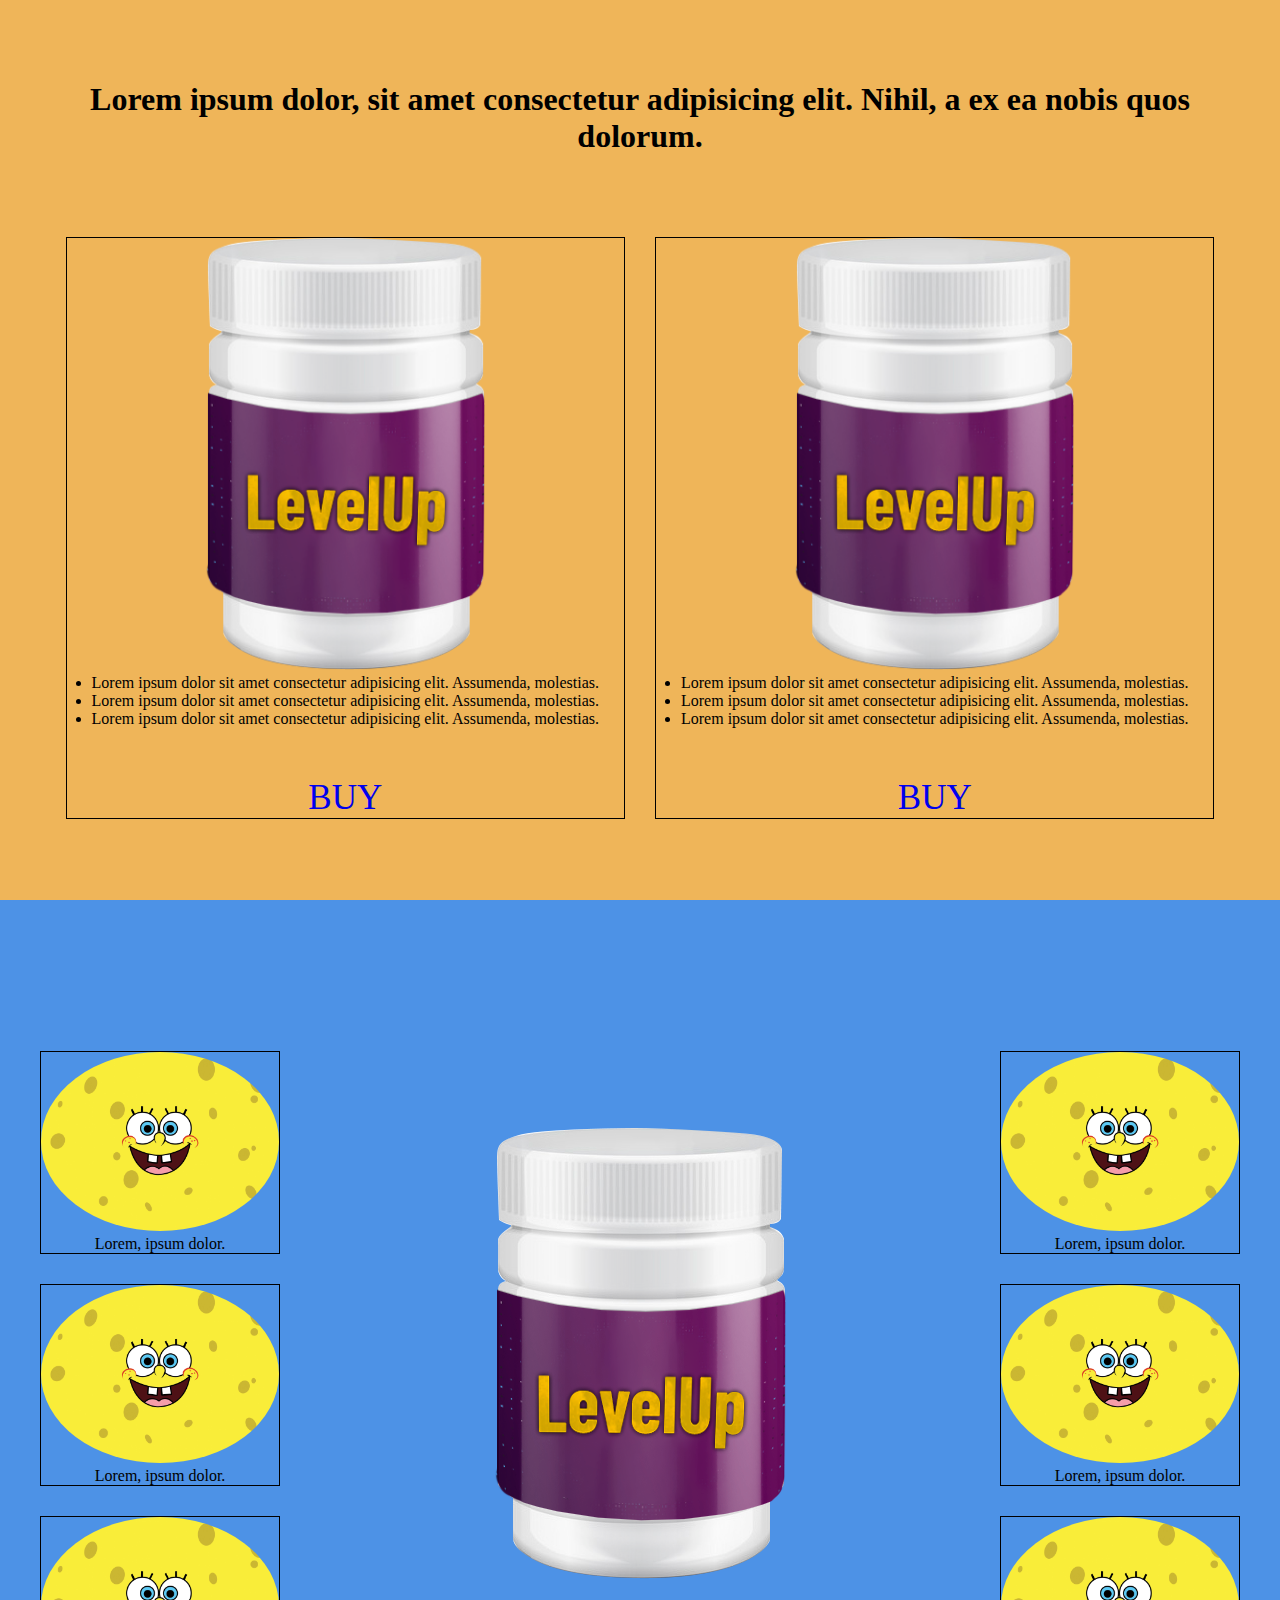
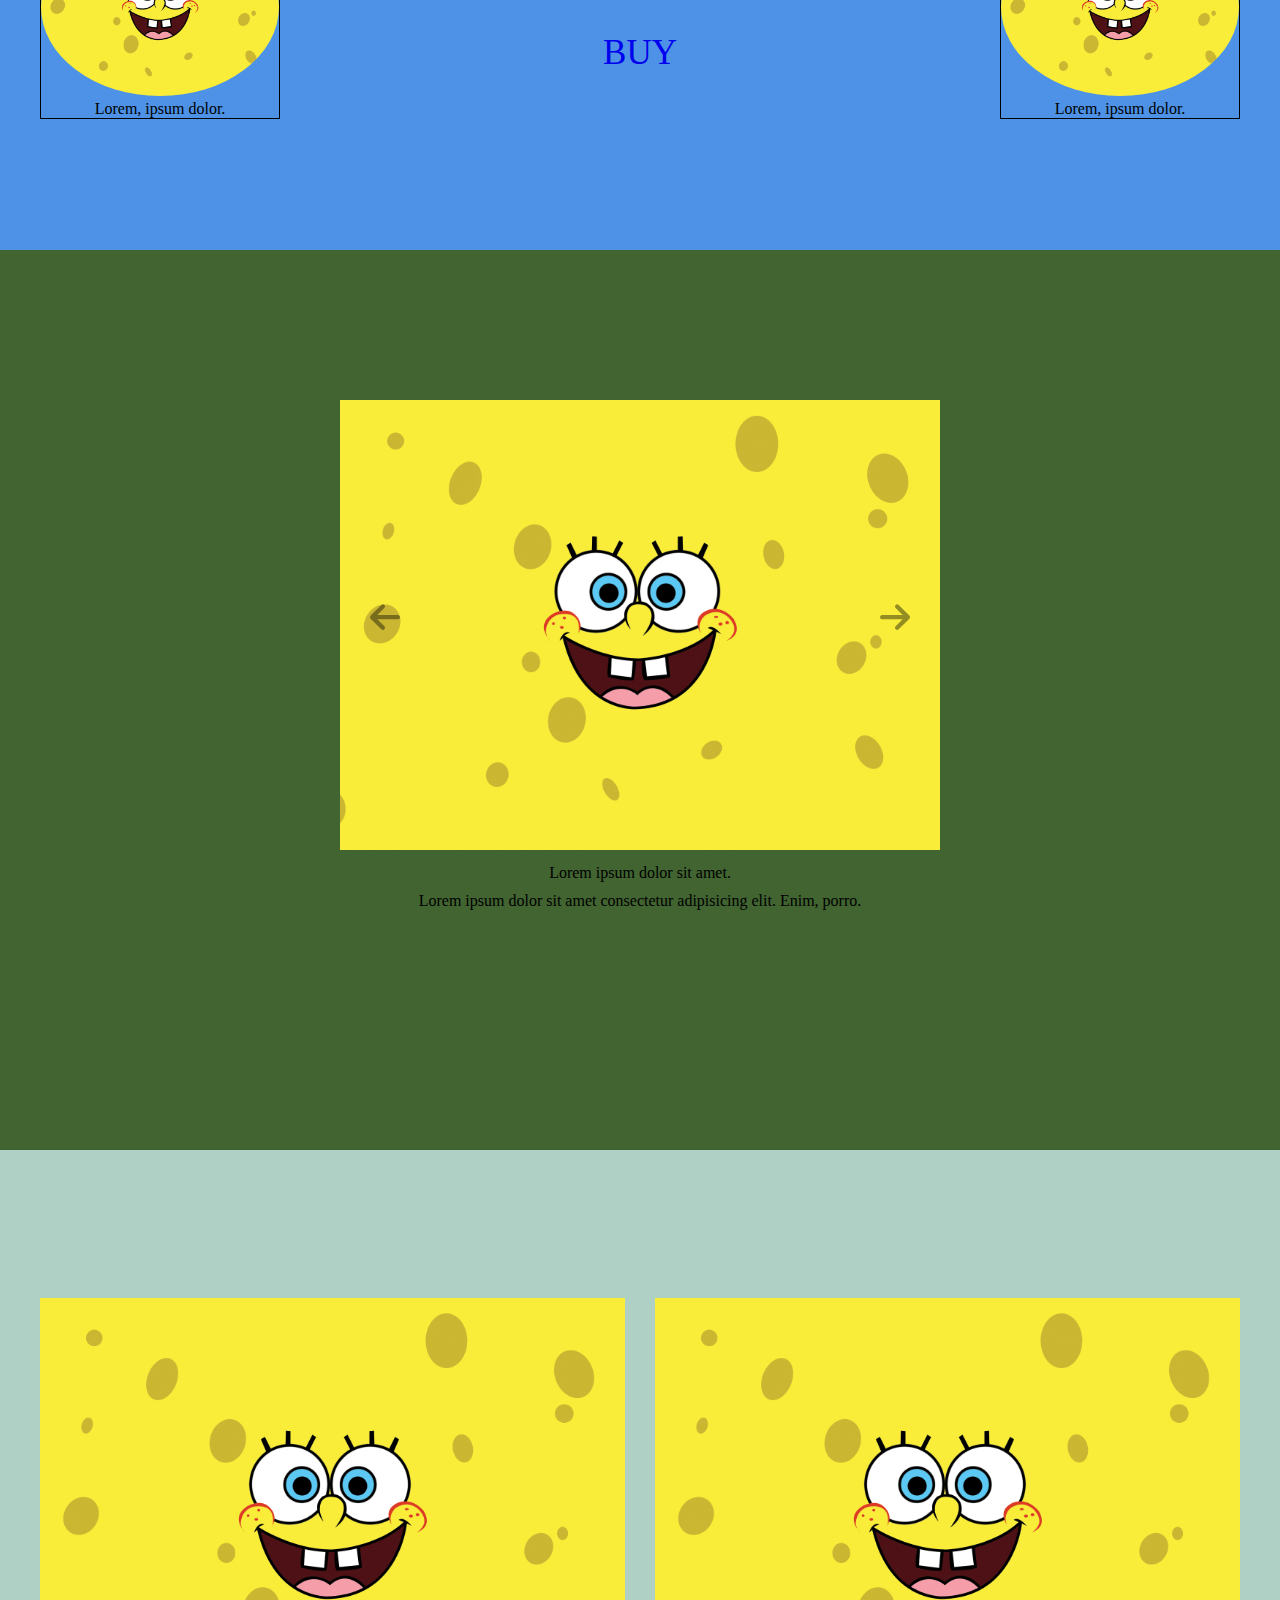
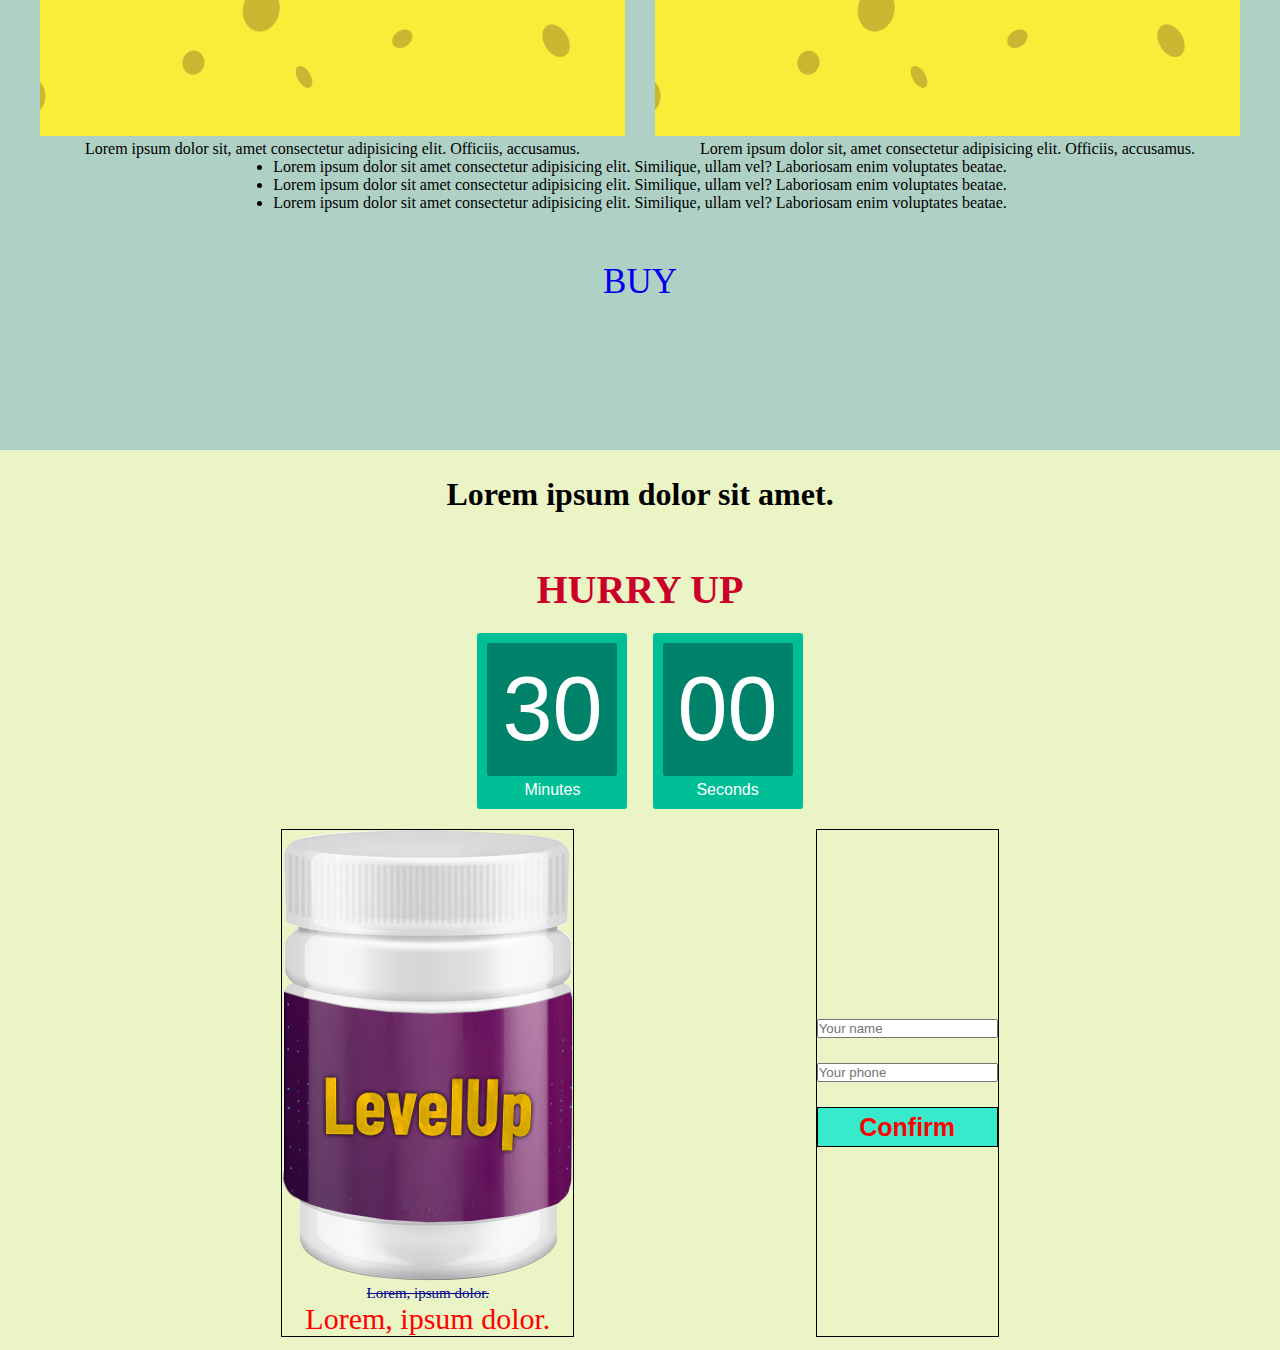
<file: example_4/index.html>
<!DOCTYPE html>
<html lang="en">

<head>
    <meta charset="UTF-8">
    <meta http-equiv="X-UA-Compatible" content="IE=edge">
    <meta name="viewport" content="width=device-width, initial-scale=1.0">
    <link rel="stylesheet" href="style.css">

    <title>Krevs_Ilya</title>
</head>

<body>
    <div class="block1 center">
        <div class="product_name center">
            <h1>Lorem ipsum dolor, sit amet consectetur adipisicing elit. Nihil, a ex ea nobis quos dolorum.</h1>
        </div>
        <div class="about_product">

            <div class="product_info frame">
                <div class="img_block">
                    <img class="block1_img_settings" src="img/prod.png" alt="123">
                </div>
                <div class="product_description">
                    <ul>
                        <li> Lorem ipsum dolor sit amet consectetur adipisicing elit. Assumenda, molestias.</li>
                        <li> Lorem ipsum dolor sit amet consectetur adipisicing elit. Assumenda, molestias.</li>
                        <li>Lorem ipsum dolor sit amet consectetur adipisicing elit. Assumenda, molestias.</li>
                    </ul>
                </div>
                <div class="buy_button">
                    <a href="#order_form">BUY</a>
                </div>
            </div>

            <div class="product_info frame">
                <div class="img_block">
                    <img class="block1_img_settings" src="img/prod.png" alt="123">
                </div>
                <div class="product_description">
                    <ul>
                        <li> Lorem ipsum dolor sit amet consectetur adipisicing elit. Assumenda, molestias.</li>
                        <li> Lorem ipsum dolor sit amet consectetur adipisicing elit. Assumenda, molestias.</li>
                        <li>Lorem ipsum dolor sit amet consectetur adipisicing elit. Assumenda, molestias.</li>
                    </ul>
                </div>
                <div class="buy_button">
                    <a href="#order_form">BUY</a>
                </div>
            </div>

        </div>
    </div>
    <div class="block2 center">
        <div class="block2_item">
            <div class="block2_ingredients">
                <img class="block2_img_settings" src="img/123.jpg" alt="123">
                <p class="ingredients_text">Lorem, ipsum dolor.</p>
            </div>
            <div class="block2_ingredients">
                <img class="block2_img_settings" src="img/123.jpg" alt="123">
                <p class="ingredients_text">Lorem, ipsum dolor.</p>
            </div>
            <div class="block2_ingredients">
                <img class="block2_img_settings" src="img/123.jpg" alt="123">
                <p class="ingredients_text">Lorem, ipsum dolor.</p>
            </div>
        </div>
        <div class="block2_main">
            <div class="block2_photo_product">
                <img class="main_photo" src="img/prod.png" alt="123">
                <p class="buy_button"> <a href="#order_form">BUY</a></p>
            </div>
        </div>
        <div class="block2_item">
            <div class="block2_ingredients">
                <img class="block2_img_settings" src="img/123.jpg" alt="123">
                <p class="ingredients_text">Lorem, ipsum dolor.</p>
            </div>
            <div class="block2_ingredients">
                <img class="block2_img_settings" src="img/123.jpg" alt="123">
                <p class="ingredients_text">Lorem, ipsum dolor.</p>
            </div>
            <div class="block2_ingredients">
                <img class="block2_img_settings" src="img/123.jpg" alt="123">
                <p class="ingredients_text">Lorem, ipsum dolor.</p>
            </div>
        </div>
    </div>
    <div class="block3 center">
        <div class="carousel__container">
            <div class="carousel__arrow_left">
                <svg class="arrow_button button_left" xmlns="http://www.w3.org/2000/svg"
                    viewBox="0 0 448 512"><!--! Font Awesome Pro 6.2.1 by @fontawesome - https://fontawesome.com License - https://fontawesome.com/license (Commercial License) Copyright 2022 Fonticons, Inc. -->
                    <path
                        d="M9.4 233.4c-12.5 12.5-12.5 32.8 0 45.3l160 160c12.5 12.5 32.8 12.5 45.3 0s12.5-32.8 0-45.3L109.2 288 416 288c17.7 0 32-14.3 32-32s-14.3-32-32-32l-306.7 0L214.6 118.6c12.5-12.5 12.5-32.8 0-45.3s-32.8-12.5-45.3 0l-160 160z" />
                </svg>
            </div>
            <div class="carousel__arrow_right">
                <svg class="arrow_button button_right" xmlns="http://www.w3.org/2000/svg"
                    viewBox="0 0 448 512"><!--! Font Awesome Pro 6.2.1 by @fontawesome - https://fontawesome.com License - https://fontawesome.com/license (Commercial License) Copyright 2022 Fonticons, Inc. -->
                    <path
                        d="M438.6 278.6c12.5-12.5 12.5-32.8 0-45.3l-160-160c-12.5-12.5-32.8-12.5-45.3 0s-12.5 32.8 0 45.3L338.8 224 32 224c-17.7 0-32 14.3-32 32s14.3 32 32 32l306.7 0L233.4 393.4c-12.5 12.5-12.5 32.8 0 45.3s32.8 12.5 45.3 0l160-160z" />
                </svg>
            </div>

            <div class="carousel__track">
                <div class="carousel__item">
                    <div class="carousel__photo">
                        <img src="img/123.jpg" alt="123">
                    </div>
                    <div class="carousel__title"> Lorem ipsum dolor sit amet.</div>
                    <div class="carousel__text"> Lorem ipsum dolor sit amet consectetur adipisicing elit. Enim, porro.
                    </div>
                </div>

                <div class="carousel__item">
                    <div class="carousel__photo">
                        <img class="spec_photo" src="img/doctor.png" alt="doctor">
                    </div>
                    <div class="carousel__title"> Lorem ipsum dolor sit amet.</div>
                    <div class="carousel__text"> Lorem ipsum dolor sit amet consectetur adipisicing elit. Enim, porro.
                    </div>
                </div>


                <div class="carousel__item">
                    <div class="carousel__photo">
                        <img src="img/prod.png" alt="prod">
                    </div>
                    <div class="carousel__title"> Lorem ipsum dolor sit amet.</div>
                    <div class="carousel__text"> Lorem ipsum dolor sit amet consectetur adipisicing elit. Enim, porro.
                    </div>
                </div>
            </div>

        </div>
    </div>
    <div class="block4 center">
        <div class="block4_top">
            <div class="block4_item">
                <img src="img/123.jpg" alt="123">
                <p>Lorem ipsum dolor sit, amet consectetur adipisicing elit. Officiis, accusamus.</p>
            </div>
            <div class="block4_item">
                <img src="img/123.jpg" alt="123">
                <p>Lorem ipsum dolor sit, amet consectetur adipisicing elit. Officiis, accusamus.</p>
            </div>
        </div>
        <div class="block4_bot">
            <ul>
                <li>Lorem ipsum dolor sit amet consectetur adipisicing elit. Similique, ullam vel? Laboriosam enim
                    voluptates beatae.</li>
                <li>Lorem ipsum dolor sit amet consectetur adipisicing elit. Similique, ullam vel? Laboriosam enim
                    voluptates beatae.</li>
                <li>Lorem ipsum dolor sit amet consectetur adipisicing elit. Similique, ullam vel? Laboriosam enim
                    voluptates beatae.</li>
            </ul>
            <div class="buy_button"><a href="#order_form">BUY</a></div>
        </div>
    </div>
    <div class="block5 center">
        <a name="order_form"></a>
        <div class="product_name">
            <h1>Lorem ipsum dolor sit amet.</h1>
        </div>
        <div class="timer">
            <h1 class="countdown-title">HURRY UP</h1>
            <div id="countdown" class="countdown">
                <div class="countdown-number">
                    <span class="minutes countdown-time"></span>
                    <span class="countdown-text">Minutes</span>
                </div>
                <div class="countdown-number">
                    <span class="seconds countdown-time"></span>
                    <span class="countdown-text">Seconds</span>
                </div>
            </div>
        </div>
        <div class="block5_case">
            <div class="block5_item">
                <img src="img/prod.png" alt="123">
                <div class="price">
                    <p class="old_price"> Lorem, ipsum dolor.</p>
                    <p class="new_price">Lorem, ipsum dolor.</p>
                </div>
            </div>
            <div class="block5_item item_pos">
                <form class="form_select">
                    <input placeholder="Your name" type="text">
                    <input placeholder="Your phone" type="tel">
                    <button class="confirm_button" type="submit">Confirm</button>
                </form>
            </div>
        </div>
    </div>
    <script src="script.js"></script>
</body>

</html>
</file>
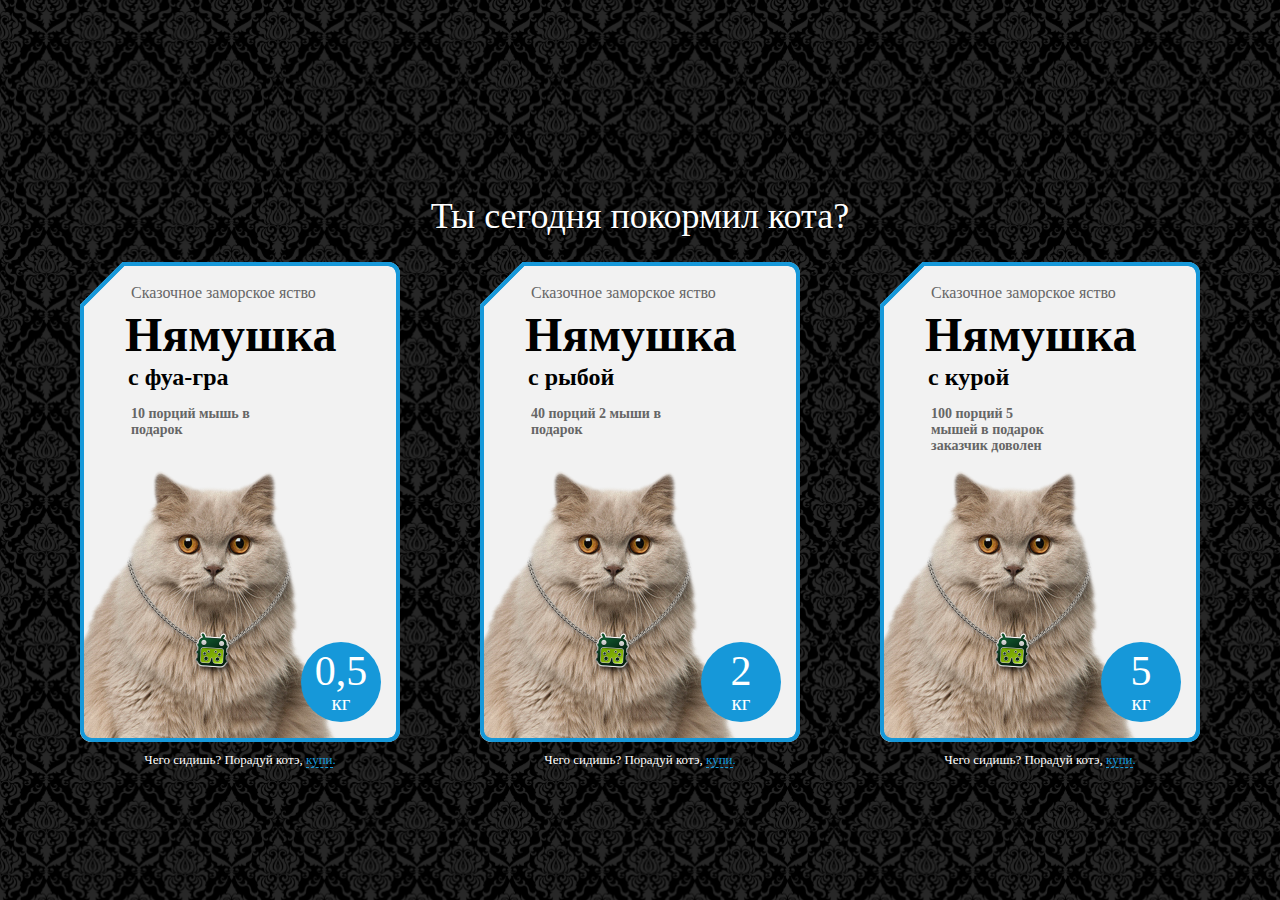
<file: example_5/index.html>
<!DOCTYPE html>
<html lang="en">

<head>
    <meta charset="UTF-8">
    <meta http-equiv="X-UA-Compatible" content="IE=edge">
    <meta name="viewport" content="width=device-width, initial-scale=1.0">
    <title>Krevs_Ilya</title>
    <link rel="stylesheet" href="style.css">
</head>

<body>

    <div class="block1">
        <div class="content">
            <div class="content__title">
                Ты сегодня покормил кота?
            </div>
            <div class="content__container">
                <div class="content__item">
                    <img class="item__background" src="img/Back.svg" alt="Back">
                    <img class="item__background_select" src="img/Back_selected.svg" alt="Back">
                    <div class="top_container">
                        <div class="item__description_top">
                            <p class="item__title">Сказочное заморское яство</p>
                            <p class="item__name">Нямушка</p>
                            <p class="item__taste">с фуа-гра</p>
                            <p class="item__gift">10 порций мышь в подарок</p>
                        </div>
                        <div class="mid_container">
                            <div class="item__description_mid">
                                <p class="weight_value">0,5</p>
                                <p class="weight_text">кг</p>
                            </div>
                        </div>
                    </div>

                    <p class="description_bot__text">Чего сидишь? Порадуй котэ, <a class="select_item"
                            href="#">купи</a><span class="spec_colour">.</span></p>

                </div>



                <div class="content__item">
                    <img class="item__background" src="img/Back.svg" alt="Back">
                    <img class="item__background_select" src="img/Back_selected.svg" alt="Back">

                    <div class="top_container">
                        <div class="item__description_top">
                            <p class="item__title">Сказочное заморское яство</p>
                            <p class="item__name">Нямушка</p>
                            <p class="item__taste">с рыбой</p>
                            <p class="item__gift">40 порций
                                2 мыши в подарок</p>
                        </div>
                        <div class="mid_container">
                            <div class="item__description_mid">
                                <p class="weight_value">2</p>
                                <p class="weight_text">кг</p>
                            </div>
                        </div>
                    </div>

                    <p class="description_bot__text">Чего сидишь? Порадуй котэ, <a class="select_item"
                            href="#">купи</a><span class="spec_colour">.</span></p>

                </div>



                <div class="content__item">
                    <img class="item__background" src="img/Back.svg" alt="Back">
                    <img class="item__background_select" src="img/Back_selected.svg" alt="Back">

                    <div class="top_container">
                        <div class="item__description_top">
                            <p class="item__title">Сказочное заморское яство</p>
                            <p class="item__name">Нямушка</p>
                            <p class="item__taste">с курой</p>
                            <p class="item__gift">100 порций
                                5 мышей в подарок
                                заказчик доволен</p>
                        </div>
                        <div class="mid_container">
                            <div class="item__description_mid">
                                <p class="weight_value">5</p>
                                <p class="weight_text">кг</p>
                            </div>
                        </div>
                    </div>

                    <p class="description_bot__text">Чего сидишь? Порадуй котэ, <a class="select_item"
                            href="#">купи</a><span class="spec_colour">.</span></p>

                </div>
            </div>
        </div>
    </div>


</body>

<script src="script.js"></script>

</html>
</file>
<file: example 1/style.css>
* {
    margin: 0;
    padding: 0;
}

body {
    font-family: 'Lato', sans-serif;
}

.center {
    padding-left: calc(50% - 570px);
    padding-right: calc(50% - 570px);
}

.header {
    background: #222222;
    height: 75px;
    display: flex;
    justify-content: space-between;
    align-items: center;
}

.header__left {
    display: flex;
    gap: 41px;
}

.header__right {
    display: flex;
    gap: 33px;
    position: relative;
}

.cover {
    display: grid;
    grid-template-columns: 800px 800px;
    grid-template-rows: 1fr 1fr;
    background: #F1E4E6;
    height: 764px;
    justify-items: start;
    justify-content: center;
}

.main_menu {
    position: absolute;
    width: 232px;
    height: 634px;
    background: #FFFFFF;
    box-shadow: 6px 4px 35px rgba(0, 0, 0, 0.21);
    z-index: 1;
    top: 52px;
    /* display: none; */
}

.main_menu__topic {
    padding-left: 33px;
    padding-top: 32px;
    font-family: 'Lato';
    font-style: normal;
    font-weight: 700;
    font-size: 14px;
    line-height: 17px;
    color: #000000;
}

.main_menu__title {
    padding-top: 24px;
    padding-left: 32px;
    font-family: 'Lato';
    font-style: normal;
    font-weight: 400;
    font-size: 14px;
    line-height: 17px;
    color: #F16D7F;
}

.option_div {
    padding-top: 12px;
    gap: 12px;
    display: flex;
    flex-direction: column;
}

.option_text {
    padding-left: 53px;
    font-family: 'Lato';
    font-style: normal;
    font-weight: 400;
    font-size: 14px;
    line-height: 17px;
    color: #6F6E6E;
}

.cover__text {
    grid-row: span 2;
    padding-left: 64px;
    display: flex;
    align-items: center;
    gap: 16px;
}

.cover__text__1 {
    font-family: Lato;
    font-size: 48px;
    font-weight: 900;
    line-height: 57.6px;
    color: #222222;
}

.cover__text__2 {
    font-family: Lato;
    font-size: 32px;
    font-weight: 700;
    line-height: 38.4px;
    color: #222222;
}

.cover__text__3 {
    font-family: Lato;
    font-size: 37px;
    font-weight: 700;
    line-height: 44.4px;
    color: #F16D7F;
}

.content {
    margin-top: 65px;
}

.content__menu {
    display: grid;
    gap: 30px;
    grid-template-columns: 1fr 1fr 1fr;
    grid-template-rows: 260px 180px;
}

.menu__item1 {
    position: relative;
}

.menu__item2 {
    position: relative;
    grid-column: 1/4;
}

.item1__text {
    width: 360px;
    height: 260px;
    position: absolute;
    top: 0;
    left: 0;
    background-color: #211616B2;
    opacity: 70%;
    display: flex;
    flex-direction: column;
    justify-content: center;
}

.item2__text {
    width: 1140px;
    height: 180px;
    position: absolute;
    top: 0;
    left: 0;
    background-color: #211616B2;
    opacity: 70%;
    display: flex;
    flex-direction: column;
    justify-content: center;
}

.item__toptext {
    opacity: 100%;
    font-family: 'Lato';
    font-style: normal;
    font-weight: 400;
    font-size: 16px;
    line-height: 19px;
    text-align: center;
    color: #FFFFFF;
}

.item__bottext {
    opacity: 100%;
    font-family: Lato;
    font-size: 24px;
    font-weight: 700;
    line-height: 29px;
    letter-spacing: 0em;
    text-align: center;
    color: #F16D7F;
}

.content__title {
    display: flex;
    margin-top: 96px;
    margin-bottom: 48px;
    flex-direction: column;
    align-items: center;
}

.content__title_big {
    font-family: 'Lato';
    font-style: normal;
    font-weight: 400;
    font-size: 30px;
    line-height: 36px;
    color: #222222;
}

.content__title_small {
    font-family: 'Lato';
    font-style: normal;
    font-weight: 400;
    font-size: 14px;
    line-height: 17px;
    color: #9F9F9F;
}

.content__products {
    display: grid;
    grid-template-columns: repeat(3, 1fr);
    grid-template-rows: repeat(2, 1fr);
    gap: 30px;
    justify-items: center;
}

.product__item {
    display: grid;
    grid-template-rows: 420px 1fr;
    height: 580px;
    position: relative;
}

.backgroundphoto {
    width: 360px;
    height: 420px;
    background: #F7E4E2;
    display: flex;
    align-items: center;
    justify-content: center;
}

.front_item {
    position: absolute;
    width: 360px;
    height: 420px;
}

.front_item:hover {
    background-image: url(img/Hover.svg);
}

.product__item_cell {
    padding-top: 25px;
    padding-left: 16px;
    padding-bottom: 19px;
    display: flex;
    gap: 16px;
    background: #F8F8F8;
    flex-direction: column;
}

.cell__title {
    font-family: 'Lato';
    font-style: normal;
    font-weight: 400;
    font-size: 13px;
    line-height: 16px;
    color: #000000;
}

.cell__text {
    width: 315px;
    font-family: 'Lato';
    font-style: normal;
    font-weight: 300;
    font-size: 14px;
    line-height: 17px;
    color: #5D5D5D;
}

.cell__price {
    font-family: 'Lato';
    font-style: normal;
    font-weight: 400;
    font-size: 16px;
    line-height: 19px;
    color: #F16D7F;
}

.after_button {
    display: flex;
    justify-content: center;
    margin-top: 49px;
    margin-bottom: 61px;
}

.button__view {
    width: 211px;
    height: 47px;
    border: 1px solid #FF6A6A;
    display: flex;
    font-family: 'Lato';
    font-style: normal;
    font-weight: 400;
    font-size: 16px;
    line-height: 19px;
    color: #F26376;
    justify-content: center;
    align-items: center;
}

.button__view:hover {
    background-color: #F26376;
    color: #FFFFFF;
}

.footer__info {
    height: 341px;
    background-color: #222224;
    display: flex;
    align-items: center;
}

.foot_info_item {
    display: flex;
    align-items: center;
    flex-direction: column;
    gap: 16px;
}

.info_item_title {
    font-family: 'Lato';
    font-style: normal;
    font-weight: 400;
    font-size: 19.96px;
    line-height: 24px;
    color: #FBFBFB;
}

.info_item_text {
    font-family: 'Lato';
    font-style: normal;
    font-weight: 300;
    font-size: 13.972px;
    line-height: 17px;
    text-align: center;
    color: #FBFBFB;
}

.cart_item_text {
    font-family: 'Lato';
    font-style: normal;
    font-weight: 400;
    font-size: 30px;
    line-height: 36px;
    text-align: center;
    padding-top: 96px;
    padding-bottom: 64px;
}

.subscribe {
    position: relative;
    height: 448px;
    display: flex;
    align-items: center;
    justify-content: space-evenly;
    background-image: url(img/photo\ subscribe.svg);
    background-size: cover;
}

.subscribe__item {
    display: flex;
    flex-direction: column;
    flex-wrap: wrap;
    gap: 32px;
}

.imglady_text {
    width: 360px;
    font-family: 'Lato';
    font-style: normal;
    font-weight: 400;
    font-size: 20px;
    line-height: 24px;
    text-align: center;
    color: #222224;
}

.lady_face {
    padding-bottom: 20px;
}

.subscribe_text1 {
    font-family: 'Lato';
    font-style: normal;
    font-weight: 700;
    font-size: 24px;
    line-height: 167.2%;
    text-align: center;
    color: #222224;
}

.subscribe_text2 {
    font-family: 'Lato';
    font-style: normal;
    font-weight: 400;
    font-size: 18px;
    line-height: 167.2%;
    text-align: center;
    color: #222224;
}

.placehold_email {
    position: absolute;
    top: 0;
    padding-top: 14px;
    padding-left: 22px;
    font-family: 'Lato';
    font-style: normal;
    font-weight: 400;
    font-size: 14px;
    line-height: 17px;
    display: flex;
    align-items: center;
    color: #222224;

    opacity: 0.67;
}

.placehold_sub {
    position: absolute;
    top: 0;
    padding-top: 15px;
    padding-left: 15px;
    font-family: 'Lato';
    font-style: normal;
    font-weight: 400;
    font-size: 14px;
    line-height: 17px;
    display: flex;
    align-items: center;
    text-align: center;
    color: #FFFFFF;
}

.footer {
    display: flex;
    justify-content: space-around;
    align-items: center;
    background-color: #222224;
    height: 79px;
}

.brandallright {
    font-family: 'Lato';
    font-style: normal;
    font-weight: 400;
    font-size: 16px;
    line-height: 19px;
    color: #FBFBFB;
}

.logo_soc {
    display: flex;
    gap: 7px;
}

.bg_logo {
    display: flex;
    align-items: center;
    justify-content: center;
    width: 32px;
    height: 32px;
    background-color: #fff;
}

.bg_logo:hover path {
    fill: #FFFFFF;
}

.bg_logo:hover {
    background-color: #F16D7F;
}

.form {
    display: flex;
}

.form_button {
    width: 100px;
    height: 49px;
    background-color: #E05C6E;
    border-top-right-radius: 25px;
    border-bottom-right-radius: 25px;
    border: none;
}

.form_inp {
    width: 256px;
    height: 49px;
    border-top-left-radius: 25px;
    border-bottom-left-radius: 25px;
    background-color: #E1E1E1;
    border: none;
    padding-left: 22px;
    box-sizing: border-box;
    outline: none;
}

.product__block123 {
    display: flex;
    width: 652px;
    height: 306px;
    align-items: flex-start;
    box-shadow: 17px 19px 24px 0px #00000021;
    border: 1px solid #EAEAEA;
    margin-bottom: 32px;
}

.myImg123 {
    width: 262px;
    height: 306px;
}

.product__description123 {
    display: flex;
    align-items: flex-start;
    gap: 128px;
}

.product__item123 {
    display: flex;
    gap: 42px;
    flex-direction: column;
    padding-top: 22px;
    padding-left: 31px;
}

.product__title123 {
    font-family: 'Lato';
    font-style: normal;
    font-weight: 400;
    font-size: 24px;
    line-height: 29px;
    color: #222222;
}

.product__property123 {
    display: flex;
    flex-direction: column;
    gap: 6px;
}

.product__text123 {
    font-family: 'Lato';
    font-style: normal;
    font-weight: 400;
    font-size: 22px;
    line-height: 26px;
    color: #575757;
}

.color_text123 {
    color: #EF5B70;
}

.exit {
    padding-top: 28px;
    padding-right: 22px;
}

.quantity {
    padding-left: 16px;
    padding-right: 16px;
    border: 1px solid #EAEAEA;
}

.myGap {
    display: flex;
    gap: 24px;
}


@media (max-width: 1024px) {
    img {
        max-width: 100%;
        max-height: 100%;
    }

    .center {
        padding-left: 17px;
        padding-right: 17px;
    }

    .cover {
        display: flex;
        max-width: 100%;
        height: 100%;
    }

    .cover__bigimage {
        max-width: 386px;
        max-height: 386px;
    }

    .cover__text {
        grid-row: span 1;
        padding-left: 39px;
    }

    .cover__text__1 {
        font-size: 44px;
        line-height: 53px;
    }

    .cover__text__2 {
        font-size: 24px;
        line-height: 29px;
    }

    .content__menu {
        gap: 20px;
        grid-template-rows: 1fr 1fr;
    }

    .menu__item1 {
        max-width: 100%;
        max-height: 100%;
    }

    .item1__text {
        max-width: 100%;
        max-height: 100%;
    }

    .menu_longimg {
        height: 116px;
    }

    .item2__text {
        max-width: 100%;
        max-height: 116px;
    }

    .content__products {
        grid-template-columns: repeat(2, 1fr);
        gap: 16px;
    }

    .content__title {
        margin-top: 110px;
        margin-bottom: 73px;
    }

    .after_button {
        margin-top: 33px;
        margin-bottom: 72px;
    }

    .footer__info {
        height: 610px;
        display: flex;
        align-items: center;
        justify-content: space-evenly;
        flex-direction: column;
    }

    .info_item_text {
        width: 360px;
    }

    .subscribe {
        background-size: cover;
        height: 693px;
        display: flex;
        flex-direction: column;
        justify-content: space-evenly;
    }

    .footer {
        padding-left: 32px;
        padding-right: 32px;
        justify-content: space-between;
    }
}

@media (max-width: 767px) {
    .center {
        padding-left: calc(50% - 172px);
        padding-right: calc(50% - 172px);

    }

    .cover {
        max-width: 100vw;
        height: 363px;
    }

    .cover__text__1 {
        font-size: 38px;
        line-height: 46px;
    }

    .cover__text__2 {
        font-size: 20px;
        line-height: 24px;
    }

    .cover__text__3 {
        font-size: 37px;
        line-height: 45px;
    }

    .cover__bigimage {
        display: none;
    }

    .content__menu {
        display: grid;
        grid-template-columns: 343px;
        grid-template-rows: repeat(3, 247px) 111px;
        gap: 32px;
    }

    .menu__item2 {
        grid-column: auto;
    }

    .content__products {
        grid-template-columns: 1fr;
        gap: 16px;
    }

    .hide_img {
        display: none;
    }

    .footer {
        height: 143px;
        flex-direction: column-reverse;
        justify-content: space-evenly;
    }
}
</file>
<file: example_2/style.css>
* {
    margin: 0;
    padding: 0;
    font-family: 'Roboto', sans-serif;
    font-style: normal;
    text-decoration: none;
}


.center {
    padding-left: calc(50% - 590px);
    padding-right: calc(50% - 590px);
}

.header {
    position: relative;
    height: 70px;
    background: #172755;
    box-shadow: 0px 4px 4px #12214D;
    display: flex;
    justify-content: space-between;
    align-items: center;
    z-index: 2;
}

.header_left {
    display: flex;
    gap: 96px;
    align-items: center;
}

.header_nav {
    display: flex;
    gap: 36px;
}

.nav_item {
    font-weight: 400;
    font-size: 16px;
    line-height: 19px;

    color: #8794BA;
}

.header_right {
    display: flex;
    gap: 18px;
}

.header_text {
    font-weight: 400;
    font-size: 16px;
    line-height: 19px;
    color: #8794BA;
}

.header__menu {
    display: flex;
    flex-direction: column;
    gap: 5px;
}

.menu_item {
    width: 24px;
    height: 3px;
    background: #8794BA;
}

.content_top {
    background-image: url(img/background-top.svg);
    background-size: cover;
    background-position-y: bottom;
    height: 650px;
    display: grid;
    grid-template-columns: repeat(2, 1fr);
    overflow: hidden;
}

.top_description {
    display: flex;
    flex-direction: column;
    gap: 26px;
    width: 550px;

}

.top_text {
    display: flex;
    flex-direction: column;
    gap: 15px;
    padding-top: 160px;
}

.top_title {
    font-weight: 700;
    font-size: 50px;
    line-height: 120%;
    color: #FFFFFF;
}

.top_title_description {
    font-weight: 400;
    font-size: 18px;
    line-height: 150%;
    color: #8794BA;
    padding-bottom: 23px;
}


.top_button {
    display: flex;
    justify-content: center;
    align-items: center;
    width: 238px;
    height: 50px;
    background: #EF2A82;
    border-radius: 68px;
}

.button_text {
    font-weight: 400;
    font-size: 16px;
    line-height: 19px;
    color: #FFFFFF;
}

.content_top_image_back {
    position: relative;
    padding-top: 40px;
}



.top_image_back {
    position: absolute;
    width: 804px;
    padding-left: 150px;
}

.top_image_front {
    position: absolute;
    z-index: 1;
    padding-top: 130px;
}

.content_main {
    height: 1900px;
}

.main_title {
    display: flex;
    flex-direction: column;
    gap: 30px;
}

.title_text {
    font-weight: 700;
    font-size: 40px;
    line-height: 47px;
    text-align: center;
    color: #172755;
}

.title_description {
    font-weight: 400;
    font-size: 18px;
    line-height: 150%;
    text-align: center;
    color: #8794BA;
}

.main_item {
    display: flex;
    padding-top: 80px;
    gap: 20px;
    padding-bottom: 130px;
}

.other_items {
    display: flex;
    align-items: center;
    justify-content: space-between;
}

.other_title {
    width: 480px;
    display: flex;
    flex-direction: column;
    gap: 30px;

}

.other_title_text {
    font-weight: 700;
    font-size: 40px;
    line-height: 47px;
    color: #172755;
}

.other_title_description {
    font-weight: 400;
    font-size: 18px;
    line-height: 150%;
    color: #8794BA;
}

.features_item {
    width: 380px;
    display: flex;
    flex-direction: column;
    gap: 26px;
    align-items: center;
}

.features_icon {
    width: 60px;
    height: 60px;
}

.features_text {
    display: flex;
    flex-direction: column;
    gap: 15px;
}

.features_title {
    font-weight: 700;
    font-size: 16px;
    line-height: 19px;
    text-align: center;
    color: #172755;
}

.features_description {
    font-weight: 400;
    font-size: 16px;
    line-height: 140%;
    text-align: center;
    color: #8794BA;
}


.content_bottom {
    background-image: url(img/background-top-rotated.svg);
    background-size: cover;
    padding-top: 400px;
    height: 850px;
}

.bottom_text {
    display: flex;
    gap: 30px;
    flex-direction: column;
    padding-bottom: 80px;
}

.bottom_title {
    font-weight: 700;
    font-size: 40px;
    line-height: 47px;
    text-align: center;
    color: #FFFFFF;
}

.bottom_description {
    font-weight: 400;
    font-size: 18px;
    line-height: 150%;
    text-align: center;
    color: #8794BA;
}

.bottom_items_contain {
    display: flex;
    gap: 60px;
    padding-bottom: 228px;
}

.bottom_item {
    width: 340px;
    height: 440px;
    background: #0F1F4B;
    opacity: 0.7;
    box-shadow: 0px 18px 50px -15px rgba(25, 42, 89, 0.2);
    border-radius: 30px;
    display: flex;
    flex-direction: column;
    justify-content: center;
    align-items: center;
}

.item_text_top {
    display: flex;
    flex-direction: column;
    gap: 10px;
    padding-bottom: 37px;
}

.item_top_title {
    font-weight: 700;
    font-size: 30px;
    line-height: 35px;
    text-align: center;
    color: #FFFFFF;
}

.item_top_description {
    font-weight: 400;
    font-size: 18px;
    line-height: 150%;
    text-align: center;
    color: #8794BA;
}

.item_splitter {
    width: 220px;
    height: 1px;
    background: #D3D9E9;
    margin-bottom: 28px;
}

.item_price {
    display: flex;
    flex-direction: column;
    align-items: center;
    padding-bottom: 40px;
}

.price_value {
    font-weight: 700;
    font-size: 60px;
    line-height: 71px;
    text-align: center;
    color: #FFFFFF;
}

.price_currency {
    font-weight: 700;
    font-size: 30px;
    line-height: 35px;
    text-align: center;
    color: #FFFFFF;
}

.price_text {
    font-weight: 400;
    font-size: 16px;
    line-height: 140%;
    text-align: center;
    color: #8794BA;
}

.order_button {
    box-sizing: border-box;
    display: flex;
    flex-direction: row;
    align-items: center;
    padding: 10px 80px;
    gap: 10px;

    width: 200px;
    height: 50px;
    border: 1px solid #2A407C;
    border-radius: 68px;
}

.order_text {
    font-weight: 400;
    font-size: 16px;
    line-height: 19px;
    color: #FFFFFF;
}

.special {
    background: #FFFFFF;
    opacity: 1;
    color: #172755;
}

.item_splitter_special {
    background: #D3D9E9;
}

.order_button_special {
    box-sizing: border-box;
    display: flex;
    flex-direction: row;
    justify-content: center;
    align-items: center;
    padding: 10px 83px;
    gap: 10px;
    width: 206px;
    height: 50px;
    background: #EF2A82;
    border-radius: 68px;
}

.order_text_special {
    color: #FFFFFF;
}

.contain_splitter {
    display: none;
    width: 335px;
    height: 1px;
    background: #2A407C;
}

.form_sing_up {
    padding-top: 34px;
    padding-bottom: 35px;
    height: 740px;
    display: flex;
    justify-content: center;
    align-items: center;
    gap: 58px;
}

.sing_up_block {
    width: 431px;
    display: flex;
    flex-direction: column;
}

.sing_up_block_text {
    font-weight: 700;
    font-size: 32px;
    line-height: 40px;
    color: #160637;
    padding-bottom: 75px;
    text-align: center;
}

.trustet_by {
    display: flex;
    align-items: center;
    justify-content: center;
    padding-bottom: 50px;
    gap: 13px;
}

.trustet_by_text {
    width: 76px;
    height: 24px;
    font-weight: 500;
    font-size: 16px;
    line-height: 24px;
    color: #8989A2;
}

.trustet_by_splitter {
    width: 144px;
    height: 0px;
    border: 1px solid #D6D6D6;
}

.client_logos {
    display: flex;
    flex-wrap: wrap;
    gap: 110px;
    justify-content: space-evenly;
}

.sign_up {
    padding-top: 32px;
    width: 375px;
    height: 475px;
    background: #FFFFFF;
    box-shadow: 4px 4px 12px rgba(137, 137, 162, 0.122);
    border-radius: 8px;
    display: flex;
    flex-direction: column;
    gap: 16px;
    align-items: center;
}

.sign_up_title {
    font-weight: 700;
    font-size: 24px;
    line-height: 32px;
    color: #160637;
}

.sign_up_button {
    width: 335.25px;
    height: 48px;
    background: #722ED1;
    filter: drop-shadow(0px 3px 6px rgba(0, 0, 0, 0.161));
    border-radius: 4px;
    border: 1px;
}

.sign_up_button_text {
    font-weight: 500;
    font-size: 16px;
    line-height: 24px;
    color: #FFFFFF;
}

.input_box {
    font-weight: 500;
    font-size: 16px;
    line-height: 19px;
    color: #8989A2;
    box-sizing: border-box;


    width: 335px;
    height: 51px;

    border: 1px solid #D9D9D9;
    border-radius: 4px;
    padding: 16px 0px 16px 16px;
}

.password_box {
    font-weight: 500;
    font-size: 16px;
    line-height: 19px;
    color: #8989A2;
    box-sizing: border-box;


    width: 335px;
    height: 51px;

    border: 1px solid #D9D9D9;
    border-radius: 4px;
    padding: 16px 0px 16px 16px;
}

.password_good {
    border: 2px solid green;
}

.password_wrong {
    border: 2px solid red;
}

.help_us {
    font-weight: 500;
    font-size: 16px;
    line-height: 19px;
    color: #000000;
}

.raiting_box {
    display: flex;
    gap: 5px;
}

.myStar {
    height: 15px;
    width: 15px;
    cursor: pointer;
}

.myStarChoose {
    fill: yellow;
}

.sign_up_splitter {
    width: 336px;
    height: 0px;
    opacity: 0.48;
    border: 1px solid #8989A2;
}

.input_last_text {
    font-weight: 500;
    font-size: 14px;
    line-height: 16px;
    color: #8989A2;
}

.input_text_colour {
    color: #722ED1;
}

.footer {
    height: 97px;
    background: #1F2F5C;
    display: flex;
    justify-content: space-between;
    align-items: center;
}

.footer_nav {
    display: flex;
    gap: 36px;
}

.footer_nav_text {
    font-weight: 400;
    font-size: 14px;
    line-height: 16px;
    color: #8794BA;
}

.footer_links {
    display: flex;
    gap: 40px;
}




@media (max-width: 375px) {
    .center {
        padding-left: calc(50% - 167px);
        padding-right: calc(50% - 167px);
    }

    .header_nav {
        display: none;
    }

    .top_title {
        font-weight: 700;
        font-size: 31px;
        line-height: 120%;
        color: #FFFFFF;
    }

    .top_title_description {
        font-weight: 400;
        font-size: 18px;
        line-height: 150%;
        color: #8794BA;
    }

    .content_top {
        display: flex;
        flex-direction: column-reverse;
        padding-bottom: 100px;
    }


    .top_image_back {
        margin-left: -20px;
        width: 375px;
        padding: 0;
        position: relative;
    }

    .top_description {
        width: auto;
    }

    .top_text {
        padding: 0;
    }

    .top_button {
        display: flex;
        flex-direction: row;
        justify-content: center;
        align-items: center;
        gap: 10px;
        width: 335px;
        height: 50px;
        background: #EF2A82;
        border-radius: 68px;
    }

    .top_image_front {
        display: none;
    }

    .main_title {
        padding-top: 40px;
    }

    .title_text {
        text-align: start;
        font-weight: 700;
        font-size: 30px;
        line-height: 35px;
        color: #172755;
    }

    .title_description {
        text-align: start;
        font-weight: 400;
        font-size: 14px;
        line-height: 140%;
        color: #8794BA;
    }

    .main_item {
        padding-top: 40px;
        display: flex;
        flex-direction: row;
        flex-wrap: wrap;
        gap: 35px;
        padding-bottom: 0;
    }

    .features_item {
        display: flex;
        flex-direction: row;
    }

    .features_text {
        display: flex;
        gap: 9px;
    }

    .features_title {
        font-weight: 700;
        font-size: 16px;
        line-height: 19px;
        color: #172755;
        text-align: start;
    }

    .features_description {
        font-weight: 400;
        font-size: 14px;
        line-height: 140%;
        color: #8794BA;
        text-align: start;
    }

    .other_items {
        display: flex;
        flex-direction: column;
        align-items: stretch;
        gap: 30px;
        padding-top: 60px;
    }

    .mobile_version {
        display: flex;
        flex-direction: column-reverse;
    }

    .other_title {
        gap: 20px;
        width: 335px;
    }

    .other_title_text {
        font-weight: 700;
        font-size: 30px;
        line-height: 35px;
        color: #172755;
    }

    .other_title_description {
        font-weight: 400;
        font-size: 14px;
        line-height: 140%;
        color: #8794BA;
    }

    .content_bottom {
        height: 740px;
    }

    .bottom_text {
        padding-bottom: 59px;
    }

    .bottom_items_contain {
        overflow: scroll;
        gap: 20px;
        padding-bottom: 44px;
    }

    .bottom_title {
        font-weight: 700;
        font-size: 30px;
        line-height: 35px;
        color: #FFFFFF;
        text-align: start;
    }

    .bottom_description {
        font-weight: 400;
        font-size: 14px;
        line-height: 140%;
        color: #8794BA;
        text-align: start;
    }

    .bottom_item_mobile {
        opacity: 1;
        min-width: 280px;
        height: 358px;
        background: #FFFFFF;
        box-shadow: 0px 18px 50px -15px #060F28;
        border-radius: 30px;
    }

    .item_top_title {
        font-weight: 700;
        font-size: 25px;
        line-height: 29px;
        text-align: center;
        color: #172755;
    }

    .item_top_description {
        font-weight: 400;
        font-size: 13px;
        line-height: 140%;
        text-align: center;
        color: #8794BA;
    }

    .item_splitter {
        background: #D3D9E9;
        width: 220px;
        height: 1px;
    }

    .price_value {
        font-weight: 700;
        font-size: 60px;
        line-height: 71px;
        text-align: center;
        color: #172755;

    }

    .price_currency {
        font-weight: 700;
        font-size: 30px;
        line-height: 35px;
        text-align: center;
        color: #172755;
    }

    .order_button_mobile {
        display: flex;
        flex-direction: row;
        justify-content: center;
        align-items: center;
        padding: 10px 83px;
        gap: 10px;
        width: 206px;
        height: 50px;
        background: #EF2A82;
        border-radius: 68px;
        border: 1px;
    }

    .contain_splitter {
        display: block;
    }

    .sing_up_block {
        display: none;
    }

    .form_sing_up {
        height: auto;
    }

    .footer_nav {
        display: none;
    }
}
</file>
<file: example_3/style.css>
* {
    margin: 0;
    padding: 0;
    font-family: 'Montserrat', sans-serif;

}

.center {
    padding-left: calc(50% - 590px);
    padding-right: calc(50% - 590px);
}

.header {
    height: 80px;
    background: #252525;
    display: flex;
    justify-content: space-between;
    align-items: center;
    position: relative;
    z-index: 2;
}

.navigation {
    display: flex;
    font-family: 'Montserrat';
    font-style: normal;
    font-weight: 500;
    font-size: 16px;
    line-height: 25px;
    text-align: center;
    color: #FFFFFF;
    gap: 30px;
}

.courses {
    display: flex;
    gap: 5px;
}

.phone {
    display: flex;
    font-style: normal;
    font-weight: 700;
    font-size: 16px;
    line-height: 25px;
    text-align: center;
    color: #FFFFFF;
    gap: 25px;
}

.main {
    height: 440px;
    background: #252525;
    position: relative;
    padding-top: 60px;
    display: flex;
}

.main__left {
    width: 780px;
}

.main__left__headline {
    font-family: 'Montserrat';
    font-style: normal;
    font-weight: 700;
    font-size: 52px;
    line-height: 67px;
    color: #FFFFFF;
}

.specific_colour {
    color: #F4D011;
}

.main__left__benefit {
    font-style: normal;
    font-weight: 400;
    font-size: 16px;
    line-height: 25px;
    color: #FFFFFF;
    display: grid;
    grid-template: 1fr 1fr / 1fr 1fr;
    gap: 10px;

    padding-top: 40px;

}

.benefit__item {
    display: flex;
    gap: 10px;
}

.main__button__allcourses {
    display: flex;
    flex-direction: row;
    justify-content: center;
    align-items: center;
    padding: 20px 40px;
    gap: 80px;
    width: 320px;
    height: 65px;
    background: #F4D011;
    box-shadow: 0px 4px 4px rgba(245, 207, 18, 0.25);
    border-radius: 5px;
    border: none;
    font-family: 'Montserrat';
    font-style: normal;
    font-weight: 700;
    font-size: 20px;
    line-height: 25px;
    text-align: center;
    color: #171717;
}

.main__left__buttons {
    display: flex;
    gap: 40px;
    padding-top: 40px;
}


.main__button__freelesson {
    z-index: 2;
    background: #252525;
    display: flex;
    flex-direction: row;
    justify-content: center;
    align-items: center;
    padding: 20px 40px;
    gap: 80px;
    width: 320px;
    height: 65px;
    border: 3px solid #F4D011;
    border-radius: 5px;

    font-family: 'Montserrat';
    font-style: normal;
    font-weight: 700;
    font-size: 20px;
    line-height: 25px;
    text-align: center;
    color: #F4D011;
}


.main__right {
    display: flex;
    position: relative;
}

.main_image_background {
    position: absolute;
    top: -145px;
    left: -360px;
}

.main__picture {
    position: absolute;
    top: -160px;
    left: -400px;

    z-index: 1;
}

.content {
    height: 1400px;
    background: #171717;
    position: relative;
    overflow-x: hidden;
}

.content__background_top {
    display: flex;
    justify-content: flex-end;
    padding-top: 50px;
    padding-right: 143px;
}

.content__background_bot {}

.content__description {
    position: absolute;
    top: 0;
    padding-top: 40px;
}

.description__title_text-top {
    font-style: normal;
    font-weight: 700;
    font-size: 52px;
    line-height: 67px;
    color: #FFFFFF;
}

.description__title_text-bot {
    font-family: 'Montserrat';
    font-style: normal;
    font-weight: 400;
    font-size: 16px;
    line-height: 25px;
    color: #FFFFFF;
    padding-top: 20px;
    padding-bottom: 40px;
}

.description__cell {
    display: grid;
    grid-template: 1fr 1fr / 1fr 1fr;
    gap: 20px;
}

.description__cell_item {
    background: #F2F2F2;
    box-shadow: 0px 3px 4px rgba(153, 153, 153, 0.25), 0px -3px 4px rgba(153, 153, 153, 0.1);
    border-radius: 10px;
    width: 580px;
    height: 521px;
    padding: 20px;
}

.cell__item_title {
    display: flex;
    justify-content: space-between;
}

.cell__item_title-text {
    font-family: 'Montserrat';
    font-style: normal;
    font-weight: 700;
    font-size: 34px;
    line-height: 45px;
    color: #171717;
}

.cell__item_title_percent {
    font-family: 'Montserrat';
    font-style: normal;
    font-weight: 700;
    font-size: 16px;
    line-height: 25px;
    text-align: center;
    color: #171717;
    width: 60px;
    height: 60px;
    width: 60px;
    height: 60px;
    background: #F4D011;
    box-shadow: 0px 3px 4px rgba(153, 153, 153, 0.25), 0px -3px 4px rgba(153, 153, 153, 0.1);
    border-radius: 50%;
    display: flex;
    justify-content: center;
    align-items: center;
}

.cell__item_about {
    padding-top: 11px;
    display: flex;
    gap: 20px;
}

.cell__item_about_text {
    font-family: 'Montserrat';
    font-style: normal;
    font-weight: 400;
    font-size: 16px;
    line-height: 25px;
    color: #171717;
    padding: 10px;
}

.cell__item_time {
    padding-top: 20px;
    padding-bottom: 20px;
    display: flex;
    flex-direction: column;
    gap: 10px;
}

.cell__item_time_text {
    font-style: normal;
    font-weight: 700;
    font-size: 16px;
    line-height: 25px;
    color: #171717;
}

.item_time_spec {
    font-style: normal;
    font-weight: 400;
    font-size: 16px;
    line-height: 25px;
    color: #171717;
    padding-left: 5px;
}

.cell__item_price {
    width: 533px;
    height: 66px;
    background: #FFFFFF;
    box-shadow: 0px 3px 4px rgba(153, 153, 153, 0.25), 0px -3px 4px rgba(153, 153, 153, 0.1);
    border-radius: 10px;
    display: flex;
    align-items: center;
    justify-content: space-between;
    padding: 10px 20px;
}

.cell__item_price_left {}

.price_left_text {
    font-family: 'Montserrat';
    font-style: normal;
    font-weight: 700;
    font-size: 20px;
    line-height: 25px;
    color: #171717;
}

.price_left_text2 {
    font-family: 'Montserrat';
    font-style: normal;
    font-weight: 400;
    font-size: 14px;
    line-height: 19px;
    color: #171717;
}

.price_left_bot {
    font-family: 'Montserrat';
    font-style: normal;
    font-weight: 400;
    font-size: 12px;
    line-height: 15px;
    color: #171717;
}

.cell__item_price_right {
    display: flex;
    gap: 20px;
}

.price_right_item {
    font-family: 'Montserrat';
    font-style: normal;
    font-weight: 700;
    font-size: 20px;
    line-height: 25px;
    color: #484848;
}

.price_right_item_text {
    font-family: 'Montserrat';
    font-style: normal;
    font-weight: 400;
    font-size: 14px;
    line-height: 19px;
    color: #484848;
}

.cell__item_buttons {
    display: flex;
    gap: 20px;
    padding-top: 20px;
    justify-content: space-between;
}

.cell__item_button_more {
    box-sizing: border-box;
    display: flex;
    flex-direction: row;
    justify-content: center;
    align-items: center;
    padding: 20px 40px;
    gap: 80px;
    width: 260px;
    height: 65px;
    background: #FFFFFF;
    border: 2px solid #252525;
    box-shadow: 0px 4px 4px rgba(85, 85, 85, 0.25);
    border-radius: 5px;

    font-family: 'Montserrat';
    font-style: normal;
    font-weight: 700;
    font-size: 20px;
    line-height: 25px;
    text-align: center;
    color: #252525;
}

.cell__item_button_signin {
    display: flex;
    flex-direction: row;
    justify-content: center;
    align-items: center;
    padding: 20px 40px;
    gap: 80px;

    width: 260px;
    height: 65px;
    background: #F4D011;
    box-shadow: 0px 4px 4px rgba(85, 85, 85, 0.25);
    border-radius: 5px;
    font-style: normal;
    font-weight: 700;
    font-size: 20px;
    line-height: 25px;

    text-align: center;

    color: #171717;

    border: none;
}

.about_company {
    height: 980px;
    background: #252525;
    overflow: hidden;
    position: relative;
}

.about_company__background {
    display: flex;
    flex-direction: column;
    gap: 400px;
    position: relative;
}

.about_company_bg1 {
    display: flex;
    justify-content: flex-end;
    padding-right: 240px;
    margin-top: -110px;
}

.about_company_bg2 {
    display: flex;
    padding-left: 290px;
}

.about_company__container {
    position: absolute;
    top: 0;
}

.about_company__top {
    display: flex;
}

.about_company__top_left {
    display: flex;
    flex-direction: column;
    gap: 20px;
    width: 780px;
}

.about__top_description {}

.about___top_tittle {
    font-style: normal;
    font-weight: 700;
    font-size: 52px;
    line-height: 67px;
    color: #FFFFFF;
    padding-top: 40px;
}

.about__top_title_text {
    font-style: normal;
    font-weight: 400;
    font-size: 16px;
    line-height: 25px;
    color: #FFFFFF;
}

.about__top__benefit {
    display: flex;
    gap: 65px;
}

.about__top_benefit_item {
    display: flex;
    gap: 11px;
}

.top_benefin_item_text {
    font-style: normal;
    font-weight: 400;
    font-size: 16px;
    line-height: 25px;
    color: #FFFFFF;
}

.about_company__top_right {
    padding-top: 20px;
}

.about_company__middle {
    display: flex;
    gap: 40px;
    padding-top: 20px;
    display: flex;
    gap: 40px;
    padding-top: 20px;
    align-items: center;
}


.company__middle__item {
    width: 500px;
    display: flex;
    gap: 20px;
}


.middle_item__description {
    display: flex;
    flex-direction: column;
    gap: 10px;
}

.middle__item_title {
    font-style: normal;
    font-weight: 700;
    font-size: 32px;
    line-height: 45px;
    color: #FFFFFF;

}

.middle__item_text {
    font-style: normal;
    font-weight: 400;
    font-size: 16px;
    line-height: 25px;
    color: #FFFFFF;
}

.about_company__bot {}

.about_company__bot_title {
    padding-top: 120px;
    font-style: normal;
    font-weight: 700;
    font-size: 52px;
    line-height: 67px;
    color: #FFFFFF;
}

.bot__feedback {
    padding-top: 20px;
    display: flex;
    gap: 20px;
}

.feedback_text {
    font-style: normal;
    font-weight: 400;
    font-size: 16px;
    line-height: 25px;
    color: #FFFFFF;
    width: 480px;
}

.feedback_phone {
    width: 400px;
}

.feedback_phone_inp {
    width: 380px;
    height: 64px;
    background: #F2F2F2;
    box-shadow: 0px 4px 4px rgba(85, 85, 85, 0.25);
    border-radius: 5px;
    padding-left: 20px;

    font-style: normal;
    font-weight: 400;
    font-size: 16px;
    line-height: 25px;
    color: #484848;
}

.feedback_phone__text {
    font-style: normal;
    font-weight: 400;
    font-size: 16px;
    line-height: 25px;
    color: #FFFFFF;
    padding-top: 10px;
}

.feedback_button {
    width: 260px;
}

.feedback_button_inp {
    display: flex;
    flex-direction: row;
    justify-content: center;
    align-items: center;
    padding: 20px 40px;
    gap: 80px;

    width: 260px;
    height: 65px;
    background: #F4D011;
    box-shadow: 0px 4px 4px rgba(85, 85, 85, 0.25);
    border-radius: 5px;
    border: none;

    font-style: normal;
    font-weight: 700;
    font-size: 20px;
    line-height: 25px;
    text-align: center;
    color: #171717;
}

.feedback_button__text {
    font-style: normal;
    font-weight: 400;
    font-size: 12px;
    line-height: 15px;
    color: #FFFFFF;
    padding-top: 10px;
}

.under_button__text {
    text-decoration: underline;
}

.footer {
    height: 350px;
    background: #171717;
    padding-top: 40px;

}

.footer__container {
    display: flex;
    gap: 20px;
    justify-content: space-between;
    padding-bottom: 25px;
}

.footer__left {
    width: 280px;
    display: flex;
    flex-direction: column;
    gap: 20px;
}

.footer__left_text {
    font-style: normal;
    font-weight: 500;
    font-size: 16px;
    line-height: 25px;
    color: #FFFFFF;
    display: flex;
    flex-direction: column;
    gap: 10px;
}

.footer__left_social {
    display: flex;
    gap: 25px;
}

.footer__center {}

.footer__center_title {
    font-style: normal;
    font-weight: 700;
    font-size: 20px;
    line-height: 25px;
    color: #F4D011;
}

.footer__center__text {
    font-style: normal;
    font-weight: 500;
    font-size: 16px;
    line-height: 25px;
    color: #FFFFFF;

    display: grid;
    grid-template-columns: 1fr 1fr;
    gap: 20px;
    padding-top: 20px;
}

.footer__right {
    font-style: normal;
    font-weight: 500;
    font-size: 16px;
    line-height: 25px;
    color: #FFFFFF;

    width: 280px;

    display: flex;
    flex-direction: column;
    gap: 20px;
}

.footer__right_title {
    font-style: normal;
    font-weight: 700;
    font-size: 20px;
    line-height: 25px;
    color: #F4D011;
}

.logo_footer {
    width: 229px;
    height: 87px;
}

.footer__line {
    border: 1px solid rgba(244, 208, 17, 0.2);
    border-radius: 100px;
}

.footer__ending {
    font-style: normal;
    font-weight: 400;
    font-size: 14px;
    line-height: 19px;
    color: #FFFFFF;

    display: flex;
    padding-top: 20px;
    justify-content: space-between;
}

.ending_text {
    display: flex;
    gap: 20px;
}

.main__button__allcourses:hover,
.cell__item_button_signin:hover,
.feedback_button_inp:hover,
.main__button__freelesson:hover,
.pop_up__button:hover {
    background: #FFE247;
    color: #171717;
}

.main__button__allcourses:active,
.cell__item_button_signin:active,
.feedback_button_inp:active,
.main__button__freelesson:active,
.pop_up__button:active {
    background: #FFEB7F;
    color: #FFFFFF;
}

.cell__item_button_more:hover {
    background: #252525;
    color: #FFFFFF;
}

.cell__item_button_more:active {
    background: #FFFFFF;
    color: #F2F2F2;
}

.social_img:hover {
    fill: #F4D011;
}

.social_img:active {
    fill: #FFEB7F;

}

.arrows_button {
    cursor: pointer;
}

.arrows_button:hover {
    stroke: #F4D011;
}

.arrows_button:active {
    stroke: #FFEB7F;
}

.footer__center_text_focus:hover {
    text-decoration: underline;
}

.hamburger_menu {
    display: none;
}

.hamburger_menu_close {
    display: none;
}

.main__picture_360 {
    display: none;
}

.hamburger_menu_open {
    display: none;
}

.pop_up__main {
    display: none;
    z-index: 5;
    height: 100vh;
    width: 100vw;
    overflow: hidden;
    position: fixed;
    top: 0;

    background: rgba(0, 0, 0, 0.7);
    backdrop-filter: blur(12.5px);

}

.pop_up__item {

    width: 820px;
    height: 986px;

    background: #F2F2F2;
    box-shadow: 0px 3px 4px rgba(255, 255, 255, 0.25), 0px -3px 4px rgba(255, 255, 255, 0.1);
    border-radius: 10px;
}

.pop_up__container {
    display: flex;
    padding-left: calc(50% - 410px);
    align-items: center;
}

.pop_up__item__head {
    width: 820px;
    height: 200px;
    background: #484848;
    box-shadow: 0px 3px 4px rgba(39, 39, 39, 0.25), 0px -3px 4px rgba(39, 39, 39, 0.1);
    border-radius: 10px;
}

.pop_up__title {
    display: flex;
    justify-content: space-between;

    font-family: 'Montserrat';
    font-style: normal;
    font-weight: 700;
    font-size: 32px;
    line-height: 45px;
    color: #FFFFFF;
    padding: 20px;
}

.pop_up__description {

    width: 780px;
    height: 50px;

    font-family: 'Montserrat';
    font-style: normal;
    font-weight: 700;
    font-size: 16px;
    line-height: 25px;

    color: #FFFFFF;
    padding-left: 20px;
}

.pop_up__time {
    display: flex;
    gap: 44px;
    padding-left: 20px;
    padding-top: 20px;
}

.pop_up__time_item {
    font-family: 'Montserrat';
    font-style: normal;
    font-weight: 700;
    font-size: 16px;
    line-height: 25px;
    color: #FFFFFF;
    display: flex;
    gap: 10px;

}


.pop_up__time_text {
    font-family: 'Montserrat';
    font-style: normal;
    font-weight: 400;
    font-size: 16px;
    line-height: 25px;
    color: #FFFFFF;

}

.pop_up__item__body {
    padding-left: 20px;
    padding-top: 40px;

    gap: 10px;
    display: flex;
}

.pop_up__item__body_left {
    display: flex;
    flex-direction: column;
    gap: 10px;
}

.pop_up__left_title {
    font-family: 'Montserrat';
    font-style: normal;
    font-weight: 700;
    font-size: 25px;
    line-height: 30px;
    color: #171717;

    display: flex;
    flex-direction: column;
    gap: 20px;
}

.pop_up__left_description {
    font-family: 'Montserrat';
    font-style: normal;
    font-weight: 400;
    font-size: 16px;
    line-height: 25px;
    color: #171717;
    width: 580px;
}

.pop_up__left_picture {
    display: flex;
    align-items: center;
    gap: 24px;
}

.pop_up_picture {
    width: 100px;
    height: 120px;
}

.pop_up__left_item {
    width: 580px;
    height: 288px;
    left: 0px;
    top: 0px;

    background: #FFFFFF;
    box-shadow: 0px 3px 4px rgba(153, 153, 153, 0.25), 0px -3px 4px rgba(153, 153, 153, 0.1);
    border-radius: 10px;

    display: flex;
    flex-direction: column;
    gap: 30px;

    padding-left: 20px;
    padding-top: 12px;
}

.left__item__title {
    font-family: 'Montserrat';
    font-style: normal;
    font-weight: 700;
    font-size: 16px;
    line-height: 25px;
    color: #171717;

    padding-right: 20px;
    display: flex;
    justify-content: space-between;
}

.left__item_list {
    padding-left: 20px;
    display: flex;
    flex-direction: column;
    gap: 10px;
}

.left__item_descr {
    font-family: 'Montserrat';
    font-style: normal;
    font-weight: 400;
    font-size: 16px;
    line-height: 25px;
    color: #171717;
}

.pop_up__left_item_close {
    width: 580px;
    height: 50px;

    background: #FFFFFF;
    box-shadow: 0px 3px 4px rgba(153, 153, 153, 0.25), 0px -3px 4px rgba(153, 153, 153, 0.1);
    border-radius: 10px;

    padding-right: 10px;
    display: flex;
    justify-content: space-between;
    align-items: center;



    font-family: 'Montserrat';
    font-style: normal;
    font-weight: 700;
    font-size: 16px;
    line-height: 25px;

    color: #171717;
}

.left_item_text_close {
    padding-left: 20px;
}

.pop_up__item__body_right {
    display: flex;
    flex-direction: column;
    gap: 20px;
}

.pop_up__body__right_top {
    width: 180px;
    height: 186px;
    background: #FFFFFF;
    box-shadow: 0px 3px 4px rgba(153, 153, 153, 0.25), 0px -3px 4px rgba(153, 153, 153, 0.1);
    border-radius: 10px;
    position: relative;
}

.pop_up__right_discount {
    width: 60px;
    height: 60px;

    background: #F4D011;
    box-shadow: 0px 3px 4px rgba(153, 153, 153, 0.25), 0px -3px 4px rgba(153, 153, 153, 0.1);


    font-family: 'Montserrat';
    font-style: normal;
    font-weight: 700;
    font-size: 16px;
    line-height: 25px;

    text-align: center;
    color: #171717;
    border-radius: 50%;

    display: flex;
    align-items: center;
    justify-content: center;

    position: absolute;
    top: -30px;
    left: 120px;
}

.pop_up__body__right_center {
    display: flex;
    flex-direction: column;
    align-items: center;
    gap: 20px;
    padding-top: 30px;
}

.pop_up__credit {
    font-family: 'Montserrat';
    font-style: normal;
    font-weight: 700;
    font-size: 20px;
    line-height: 25px;
    text-align: center;
    color: #171717;
}

.credit_currency {
    font-family: 'Montserrat';
    font-style: normal;
    font-weight: 400;
    font-size: 14px;
    line-height: 19px;

    text-align: center;

    color: #171717;
}

.credit_text {
    font-family: 'Montserrat';
    font-style: normal;
    font-weight: 400;
    font-size: 12px;
    line-height: 15px;
    text-align: center;
    color: #171717;
}

.pop_up__price {}

.pop_up__price_old {
    font-family: 'Montserrat';
    font-style: normal;
    font-weight: 700;
    font-size: 20px;
    line-height: 25px;
    text-align: right;
    text-decoration-line: line-through;
    color: #484848;
}

.price_old_currency {
    font-family: 'Montserrat';
    font-style: normal;
    font-weight: 400;
    font-size: 14px;
    line-height: 19px;
    text-align: right;
    color: #484848;
}

.pop_up__price_new {
    font-family: 'Montserrat';
    font-style: normal;
    font-weight: 700;
    font-size: 25px;
    line-height: 30px;
    text-align: right;
    color: #171717;
}

.price_new_currency {
    font-family: 'Montserrat';
    font-style: normal;
    font-weight: 400;
    font-size: 16px;
    line-height: 25px;
    text-align: right;
    color: #171717;
}

.pop_up__button {
    display: flex;
    flex-direction: row;
    justify-content: center;
    align-items: center;
    padding: 20px 40px;
    gap: 80px;

    width: 180px;
    height: 65px;
    left: 620px;
    top: 456px;

    background: #F4D011;
    box-shadow: 0px 4px 4px rgba(85, 85, 85, 0.25);
    border-radius: 5px;
    border: none;


    font-family: 'Montserrat';
    font-style: normal;
    font-weight: 700;
    font-size: 20px;
    line-height: 25px;

    text-align: center;

    color: #171717;
}

@media (max-width: 360px) {

    * {
        max-width: 360px;
    }

    .header {
        z-index: 6;
    }

    .center {
        padding-left: calc(50% - 160px);
        padding-right: calc(50% - 160px);
    }

    .navigation {
        display: none;
    }

    .phone {
        display: none;
    }

    .hamburger_menu {
        display: inline;
        padding-left: 90px;
    }

    .main {
        height: 840px;
        display: flex;
        flex-direction: column;
    }

    .main__left__headline {
        font-family: 'Montserrat';
        font-style: normal;
        font-weight: 700;
        font-size: 34px;
        line-height: 45px;
        color: #FFFFFF;
    }

    .main__left__benefit {
        grid-template-columns: 1fr;
        font-style: normal;
        font-weight: 400;
        font-size: 14px;
        line-height: 19px;
        color: #FFFFFF;
    }

    .main__left__buttons {
        flex-direction: column;
        gap: 20px;
        padding-top: 20px;
    }

    .main_image_background {
        position: inherit;
        top: 0;
        left: -20px;
    }

    .main__picture_360 {
        display: block;
        position: absolute;
        padding-top: 30px;
        padding-left: 20px;
    }

    .content__background_top {
        display: none;
    }

    .content__background_bot {
        display: none;
    }

    .content {
        height: 3325px;
    }

    .description__title_text-top {
        font-family: 'Montserrat';
        font-style: normal;
        font-weight: 700;
        font-size: 32px;
        line-height: 45px;
        color: #FFFFFF;
    }

    .description__title_text-bot {
        font-family: 'Montserrat';
        font-style: normal;
        font-weight: 400;
        font-size: 16px;
        line-height: 25px;
        color: #FFFFFF;
    }

    .description__cell_item {
        padding: 10px;
        width: 290px;
        height: 755px;
    }

    .cell__item_title-text {
        font-family: 'Montserrat';
        font-style: normal;
        font-weight: 700;
        font-size: 20px;
        line-height: 25px;
        color: #171717;
        width: 250px;
    }

    .cell__item_title_percent {
        font-family: 'Montserrat';
        font-style: normal;
        font-weight: 700;
        font-size: 12px;
        line-height: 15px;
        text-align: center;

        color: #171717;

        width: 40px;
        height: 40px;
        background: #F4D011;
        box-shadow: 0px 3px 4px rgba(153, 153, 153, 0.25), 0px -3px 4px rgba(153, 153, 153, 0.1);
    }

    .cell__item_about {
        flex-direction: column;
        flex-wrap: wrap;
    }

    .cell__item_about_text {
        font-family: 'Montserrat';
        font-style: normal;
        font-weight: 400;
        font-size: 14px;
        line-height: 19px;

        color: #171717;

        padding: 0;
    }

    .cell__item_time_text {
        font-family: 'Montserrat';
        font-style: normal;
        font-weight: 700;
        font-size: 14px;
        line-height: 20px;
        color: #171717;
    }

    .item_time_spec {
        font-family: 'Montserrat';
        font-style: normal;
        font-weight: 400;
        font-size: 14px;
        line-height: 19px;
        color: #171717;
    }

    .cell__item_price {
        width: 265px;
        height: 116px;
        background: #FFFFFF;
        box-shadow: 0px 3px 4px rgba(153, 153, 153, 0.25), 0px -3px 4px rgba(153, 153, 153, 0.1);
        border-radius: 10px;
        display: flex;
        flex-direction: column;
        padding: 13px;
        justify-content: space-around;
    }

    .cell__item_buttons {
        flex-direction: column;
        gap: 10px;
        align-items: center;
    }

    .description__cell {
        grid-template-columns: 1fr;
        gap: 10px;
    }

    .about_company__background {
        display: none;
    }

    .about_company__top {
        display: flex;
        flex-direction: column;
    }

    .about___top_tittle {
        font-family: 'Montserrat';
        font-style: normal;
        font-weight: 700;
        font-size: 32px;
        line-height: 45px;
        color: #FFFFFF;
    }

    .about__top_title_text {
        width: 320px;
        font-family: 'Montserrat';
        font-style: normal;
        font-weight: 400;
        font-size: 16px;
        line-height: 25px;
        color: #FFFFFF;
    }

    .about__top__benefit {
        display: flex;
        gap: 11px;
        flex-direction: column;
    }

    .about_company__top_right {
        background-image: url(img/about_company_bg1.svg);
        background-size: cover;
        padding: 0;
        margin-left: -20px;
    }

    .about_company__background {
        display: none;
    }

    .second {
        display: none;
    }

    .middle__item_title {
        font-family: 'Montserrat';
        font-style: normal;
        font-weight: 700;
        font-size: 20px;
        line-height: 25px;
        text-align: center;
        color: #FFFFFF;
    }

    .middle__item_text {
        font-family: 'Montserrat';
        font-style: normal;
        font-weight: 400;
        font-size: 16px;
        line-height: 25px;
        text-align: center;
        color: #FFFFFF;
        width: 320px;
    }

    .about_company__middle {
        gap: 0;
        padding: 0;
    }

    .company__middle__item {
        flex-direction: column;
        align-items: center;
        margin-left: -50px;
        margin-right: -70px;
    }

    .about_company__bot_title {
        font-family: 'Montserrat';
        font-style: normal;
        font-weight: 700;
        font-size: 32px;
        line-height: 45px;
        color: #FFFFFF;
        padding-top: 70px;
        width: 320px;
    }

    .about_company {
        height: 1500px;
    }

    .bot__feedback {
        display: flex;
        flex-direction: column;
    }

    .feedback_text {
        font-family: 'Montserrat';
        font-style: normal;
        font-weight: 400;
        font-size: 16px;
        line-height: 25px;
        color: #FFFFFF;
        width: 320px;
    }

    .feedback_phone_inp {
        width: 285px;
    }

    .feedback_phone__text {
        width: 280px;

        font-family: 'Montserrat';
        font-style: normal;
        font-weight: 400;
        font-size: 14px;
        line-height: 20px;
        color: #FFFFFF;
    }

    .feedback_button_inp {
        width: 310px;
    }

    .under_button__text {
        text-decoration: none;
    }

    .footer {
        height: 936px;
    }

    .footer__container {
        flex-direction: column;
        padding-bottom: 80px;
    }

    .footer__center__text {
        gap: 10px;
        grid-template-columns: 1fr;
    }

    .footer__right {
        gap: 10px;
    }

    .footer__right_title {
        padding-bottom: 10px;
    }

    .footer__line {
        margin-left: -20px;
        margin-right: -20px;
    }

    .footer__ending {
        display: flex;
        flex-direction: column;
    }


    .footer_reserve {
        padding-bottom: 20px;
    }

    .ending_text {
        flex-direction: column;
        gap: 10px;
    }

    .header {
        z-index: 5;
        top: 0;
    }

    .hamburger_menu_open {
        top: 80px;
        display: none;
        gap: 20px;
        flex-direction: column;

        width: 310px;
        height: calc(100% - 100px);
        position: fixed;
        z-index: 3;
        backdrop-filter: blur(5px);

        background: rgba(0, 0, 0, 0.7);

        font-family: 'Montserrat';
        font-style: normal;
        font-weight: 700;
        font-size: 16px;
        line-height: 25px;
        color: #FFFFFF;

        padding-top: 30px;

        overflow: hidden;

    }

    .arrow_rotate {
        transform: rotate(180deg);
    }

    .menu__open_item {
        display: flex;
        gap: 12.5px;
    }

    .open_item_text {
        font-family: 'Montserrat';
        font-style: normal;
        font-weight: 500;
        font-size: 16px;
        line-height: 25px;
        color: #FFFFFF;


        display: flex;
        flex-direction: column;
        gap: 10px;
        padding-bottom: 20px;
        padding-left: 20px;
    }

    .pop_up__title {
        font-family: 'Montserrat';
        font-style: normal;
        font-weight: 700;
        font-size: 20px;
        line-height: 25px;
        color: #FFFFFF;
        padding-top: 10px;
        padding-left: 20px;
        padding-bottom: 10px;
    }

    .pop_up__pic360 {
        display: none;
    }

    .pop_up__description {
        font-family: 'Montserrat';
        font-style: normal;
        font-weight: 400;
        font-size: 14px;
        line-height: 19px;
        color: #FFFFFF;
        width: 300px;
        height: auto;
    }

    .pop_up__time {
        flex-direction: column;
        gap: 5px;
        padding-top: 10px;
    }

    .pop_up__time_item {
        font-family: 'Montserrat';
        font-style: normal;
        font-weight: 700;
        font-size: 14px;
        line-height: 20px;
        color: #FFFFFF;
    }


    .pop_up__time_text {
        font-family: 'Montserrat';
        font-style: normal;
        font-weight: 400;
        font-size: 14px;
        line-height: 19px;
        color: #FFFFFF;
    }

    .pop_up__left_title {
        font-family: 'Montserrat';
        font-style: normal;
        font-weight: 700;
        font-size: 20px;
        line-height: 25px;
        color: #171717;
        width: 320px;
    }

    .pop_up__left_description {
        font-family: 'Montserrat';
        font-style: normal;
        font-weight: 400;
        font-size: 14px;
        line-height: 19px;
        color: #171717;
        width: 320px;
    }

    .hide {
        display: none;
    }

    .pop_up__left_picture {
        gap: 15px;
    }

    .pop_up__left_item {
        width: 320px;

        background: #FFFFFF;
        box-shadow: 0px 3px 4px rgba(153, 153, 153, 0.25), 0px -3px 4px rgba(153, 153, 153, 0.1);
        border-radius: 10px;
        gap: 15px;
        padding-left: 10px;
    }

    .left__item__title {
        font-family: 'Montserrat';
        font-style: normal;
        font-weight: 700;
        font-size: 14px;
        line-height: 20px;
        color: #171717;

        display: flex;
        align-items: center;
    }

    .left__item_descr {
        font-family: 'Montserrat';
        font-style: normal;
        font-weight: 400;
        font-size: 14px;
        line-height: 19px;
        color: #171717;
    }

    .pop_up__left_item_close {
        width: 320px;
        height: 50px;
        background: #FFFFFF;
        box-shadow: 0px 3px 4px rgba(153, 153, 153, 0.25), 0px -3px 4px rgba(153, 153, 153, 0.1);
        border-radius: 10px;
    }

    .left_item_text_close {
        padding-left: 10px;
        font-family: 'Montserrat';
        font-style: normal;
        font-weight: 700;
        font-size: 14px;
        line-height: 20px;
        color: #171717;
    }

    .pop_up__item {
        width: 360px;
        height: auto;
    }

    .pop_up__item__body {
        display: flex;
        flex-direction: column;
    }

    .pop_up__body__right_top {
        width: 330px;
        height: 116px;
        left: 0px;
        top: 20px;
        background: #FFFFFF;
        box-shadow: 0px 3px 4px rgba(153, 153, 153, 0.25), 0px -3px 4px rgba(153, 153, 153, 0.1);
        border-radius: 10px;
    }

    .pop_up__right_discount {
        position: absolute;
        width: 40px;
        height: 40px;

        background: #F4D011;
        box-shadow: 0px 3px 4px rgba(153, 153, 153, 0.25), 0px -3px 4px rgba(153, 153, 153, 0.1);

        top: -20px;
        left: 280px;



        font-family: 'Montserrat';
        font-style: normal;
        font-weight: 700;
        font-size: 12px;
        line-height: 15px;
        text-align: center;
        color: #171717;
    }

    .pop_up__price {
        display: flex;
        gap: 20px;
    }

    .pop_up__body__right_center {
        padding-top: 20px;
    }

    .pop_up__item__body_right {
        gap: 40px;

        padding-bottom: 20px;
    }

    .pop_up__button {
        display: flex;
        flex-direction: row;
        justify-content: center;
        padding: 20px 40px;
        gap: 80px;
        width: 260px;
        height: 65px;
        background: #F4D011;
        box-shadow: 0px 4px 4px rgba(85, 85, 85, 0.25);
        border-radius: 5px;
    }

    .pop_up__button_container {
        display: flex;
        justify-content: center;
    }

    .pop_up__main {
        height: auto;
        position: fixed;
        display: none;
        top: 80px;
        padding-top: 10px;
        overflow: scroll;
    }

    .pop_up__container {
        overflow: scroll;
    }
}
</file>
<file: example_4/style.css>
* {
    margin: 0;
    padding: 0;
}

a {
    text-decoration: none;
}

img {
    max-width: 100%;
    max-height: 100%;
}

.center {
    padding-left: calc(50% - 600px);
    padding-right: calc(50% - 600px);
}

.frame {
    border: 1px solid #000;
}

.block1 {
    text-align: center;
    background-color: rgb(239, 181, 89);
    /*here can be any movie*/
    height: 100vh;
    display: flex;
    flex-direction: column;
    justify-content: space-evenly;
}

.about_product {
    display: flex;
    justify-content: center;
    gap: 30px;
}

.block1_img_settings {
    width: 50%;
    height: 50%;
}

.product_description {
    text-align: start;
    padding-left: 25px;
    padding-right: 25px;
}

.block2 {
    padding-top: 50px;
    display: grid;
    grid-template-columns: 1fr 3fr 1fr;
    justify-items: center;
    align-items: center;
    background-color: rgb(77, 146, 230);
    height: 100vh;
}

.block2_item {
    max-width: 300px;
}

.block2_img_settings {
    border-radius: 50%;
    max-width: 100%;
    max-height: 100%;
}

.block2_ingredients {
    border: 1px solid #000;
    margin-bottom: 30px;
}

.ingredients_text {
    text-align: center;
}

.main_photo {
    width: 100%;
    height: 100%;
}

.buy_button {
    padding-top: 50px;
    text-align: center;
    font-size: 35px;
}

.block3 {
    height: 100vh;
    background-color: rgb(65, 100, 49);
    display: grid;
    align-items: center;
    justify-content: center;
}

.block4 {
    height: 100vh;
    background-color: rgba(111, 170, 150, 0.553);
    display: flex;
    flex-direction: column;
    justify-content: center;
    align-items: center;
}

.block4_top {
    display: flex;
    gap: 30px;
    text-align: center;
}

.block5 {
    height: 100vh;
    background-color: rgba(218, 235, 151, 0.553);
    display: flex;
    flex-direction: column;
    justify-content: space-evenly;
}

.product_name {
    text-align: center;
}

.timer {
    display: flex;
    flex-direction: column;
    align-items: center;
}

.block5_case {
    display: flex;
    justify-content: space-evenly;
}

.block5_item {
    border: 1px solid #000;
}

.item_pos {
    display: flex;
    align-items: center;
}

.old_price {
    text-align: center;
    font-size: 15px;
    color: darkblue;
    text-decoration: line-through;
}

.new_price {
    text-align: center;
    font-size: 30px;
    color: red;
}

.new_price:hover {
    color: rgb(234, 0, 255);
}

.form_select {
    display: flex;
    flex-direction: column;
    gap: 25px;
}

.confirm_button {
    border: 1px solid #000;
    height: 40px;
    font-size: 25px;
    background-color: rgb(55, 234, 204);
    color: red;
    font-weight: bold;
}

.confirm_button:active {
    color: green;
    background-color: rgb(200, 221, 19);
}


.countdown-title {
    color: rgb(203, 0, 41);
    font-weight: bold;
    font-size: 40px;
    margin: 40px 0px 20px;
}

.countdown {
    font-family: sans-serif;
    color: #fff;
    display: inline-block;
    font-weight: 100;
    text-align: center;
    font-size: 90px;
}

.countdown-number {
    padding: 10px;
    border-radius: 3px;
    background: #00bf96;
    display: inline-block;
}

.countdown-time {
    padding: 15px;
    border-radius: 3px;
    background: #00816a;
    display: inline-block;
}

.countdown-text {
    display: block;
    padding-top: 5px;
    font-size: 16px;
}

.carousel__container {
    width: 600px;
    height: 600px;
    display: flex;
    position: relative;
    overflow: hidden;
}

.carousel__track {
    width: auto;
    display: flex;
    transition: .5s;
}


.carousel__item {
    display: flex;
    width: 600px;
    height: 600px;
    flex-direction: column;
    gap: 10px;
    align-items: center;
    text-align: center;
}

.carousel__arrow_left {
    z-index: 4;
    position: absolute;
    padding-left: 30px;
    padding-top: 200px;
}

.carousel__arrow_right {
    z-index: 3;
    position: absolute;
    padding-left: 540px;
    padding-top: 200px;
}

.spec_photo {
    height: 500px;
}

.arrow_button {
    width: 30px;
    opacity: 0.4;
    cursor: pointer;
}

.arrow_button:hover {
    opacity: 1;
    fill: red;
}

@media(max-width: 425px) {
    .block1 {
        height: auto;
    }

    .about_product {
        flex-direction: column;
    }

    .block2 {
        display: flex;
        flex-direction: column;
        height: auto;
    }

    .block3 {
        height: auto;
    }

    .block4 {
        height: auto;
    }

    .carousel__container {
        width: auto;
    }

    .carousel__arrow_right {
        padding-left: 365px;
    }

    .carousel__item {
        width: 100vw;
    }
}
</file>
<file: example_5/style.css>
* {
    margin: 0;
    padding: 0;
}

a {
    color: #1698D9;
    text-decoration: none;
    border-bottom: 1px dashed #1698D9;
}

.spec_colour {
    color: #1698D9;
}

.block1 {
    width: 100vw;
    height: 100vh;
    background-image: url(img/Pattern.svg);
    background-size: cover;

    display: flex;
    justify-content: center;
    align-items: center;
}

.content__title {
    /* Header */

    font-family: 'Exo2.0';
    font-size: 36px;
    line-height: 44px;
    /* identical to box height, or 122% */

    text-align: center;

    color: #FFFFFF;

    text-shadow: 0px 1px 1px #000000;

    padding-top: 36px;
    padding-bottom: 24px;
}

.content__item {
    height: 480px;
    width: 320px;
}

.item__background_select {
    position: absolute;
    display: none;
}

.item__background {
    display: flex;
    position: absolute;
}

.item__description_top {
    position: relative;
}

.item__title {
    font-family: 'Trebuchet MS';
    font-style: normal;
    font-weight: 400;
    font-size: 16px;
    line-height: 19px;
    color: #666666;
    padding: 21px 0 5px 51px;

}

.item__name {
    font-family: 'Trebuchet MS';
    font-style: normal;
    font-weight: 700;
    font-size: 48px;
    line-height: 56px;
    color: #000000;
    padding-left: 45px;
}

.item__taste {
    font-family: 'Trebuchet MS';
    font-style: normal;
    font-weight: 700;
    font-size: 24px;
    line-height: 28px;
    color: #000000;
    padding-left: 48px;
    padding-bottom: 15px;
}

.item__gift {
    font-family: 'Trebuchet MS';
    font-style: normal;
    font-weight: 700;
    font-size: 14px;
    line-height: 16px;
    color: #666666;
    padding-left: 51px;
    width: 130px;
}

.top_container {
    height: 460px;
    display: flex;
    flex-direction: column;
    justify-content: space-between;
}

.mid_container {
    padding-left: 221px;
}

.item__description_mid {
    position: relative;
    width: 80px;
    height: 80px;
    background: #1698D9;
    border-radius: 50%;

    display: flex;
    flex-direction: column;
    gap: 10px;
    justify-content: center;
}

.weight_value {
    font-family: 'Trebuchet MS';
    font-style: normal;
    font-weight: 400;
    font-size: 42px;
    line-height: 22px;
    text-align: center;
    color: #FFFFFF;
    padding-top: 10px;
}

.weight_text {
    font-family: 'Trebuchet MS';
    font-style: normal;
    font-weight: 400;
    font-size: 21px;
    line-height: 22px;
    text-align: center;
    color: #FFFFFF;
}

.description_bot__text {
    font-family: 'Trebuchet MS';
    font-style: normal;
    font-weight: 400;
    font-size: 13px;
    line-height: 15px;
    text-align: center;
    color: #FFFFFF;
    position: relative;
    padding-top: 30px;
}

.content__container {
    display: flex;
    gap: 80px;
    justify-content: center;
}

@media (max-width: 425px) {
    .block1 {
        height: 1800px;
    }

    .content__container {
        display: flex;
        flex-direction: column;
        align-items: center;
    }
}
</file>
